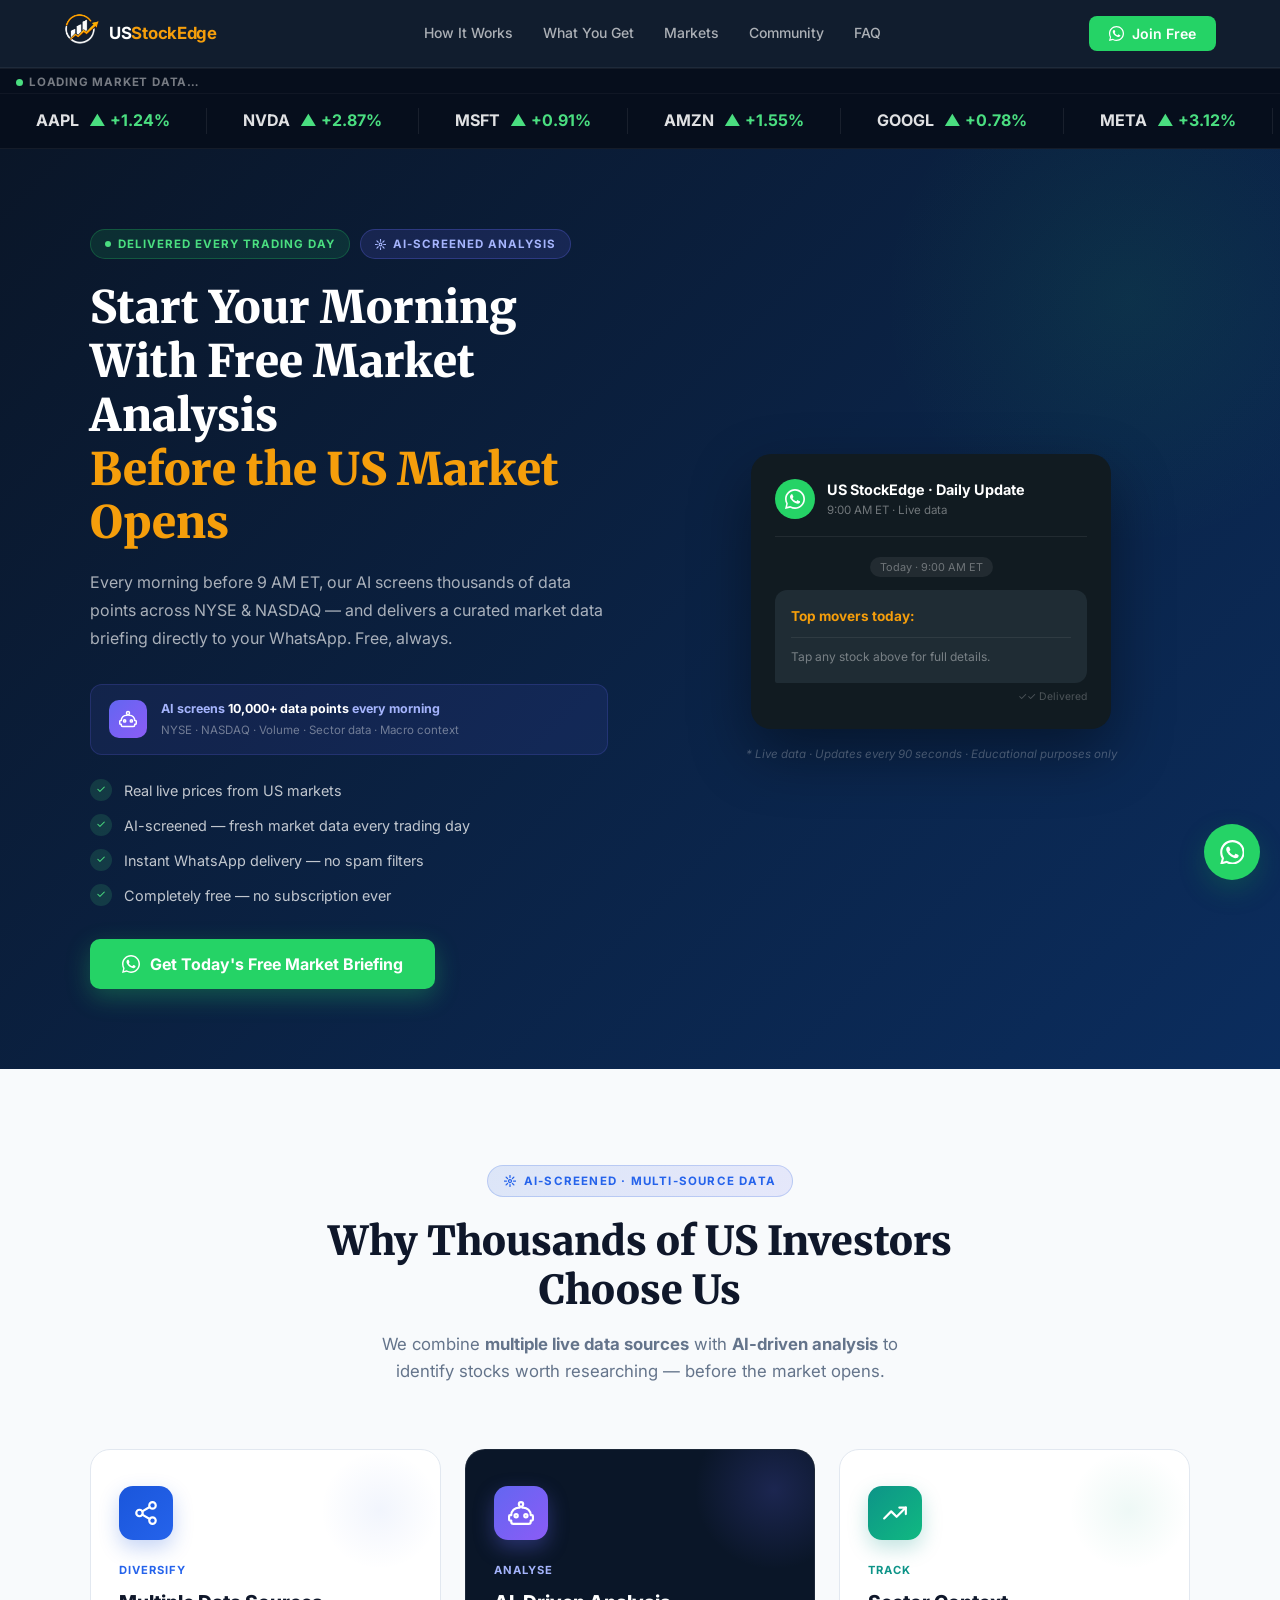
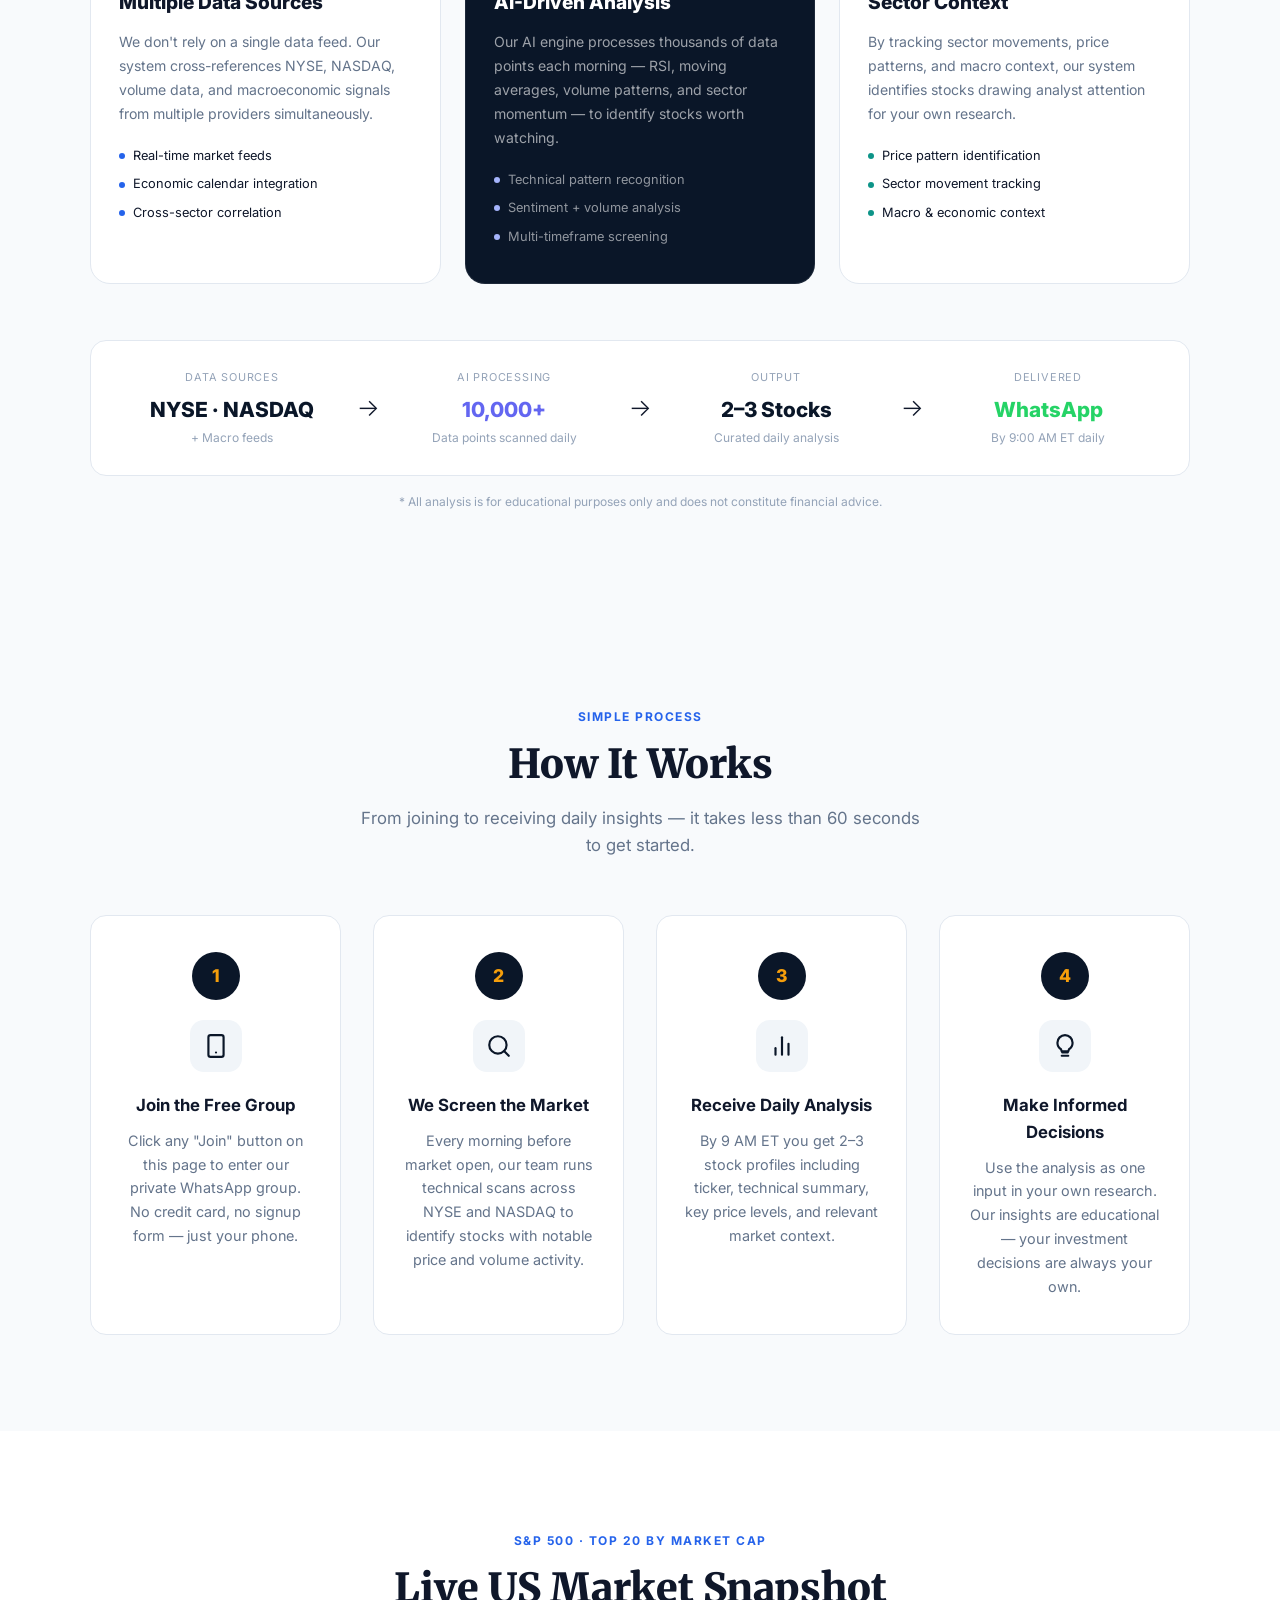
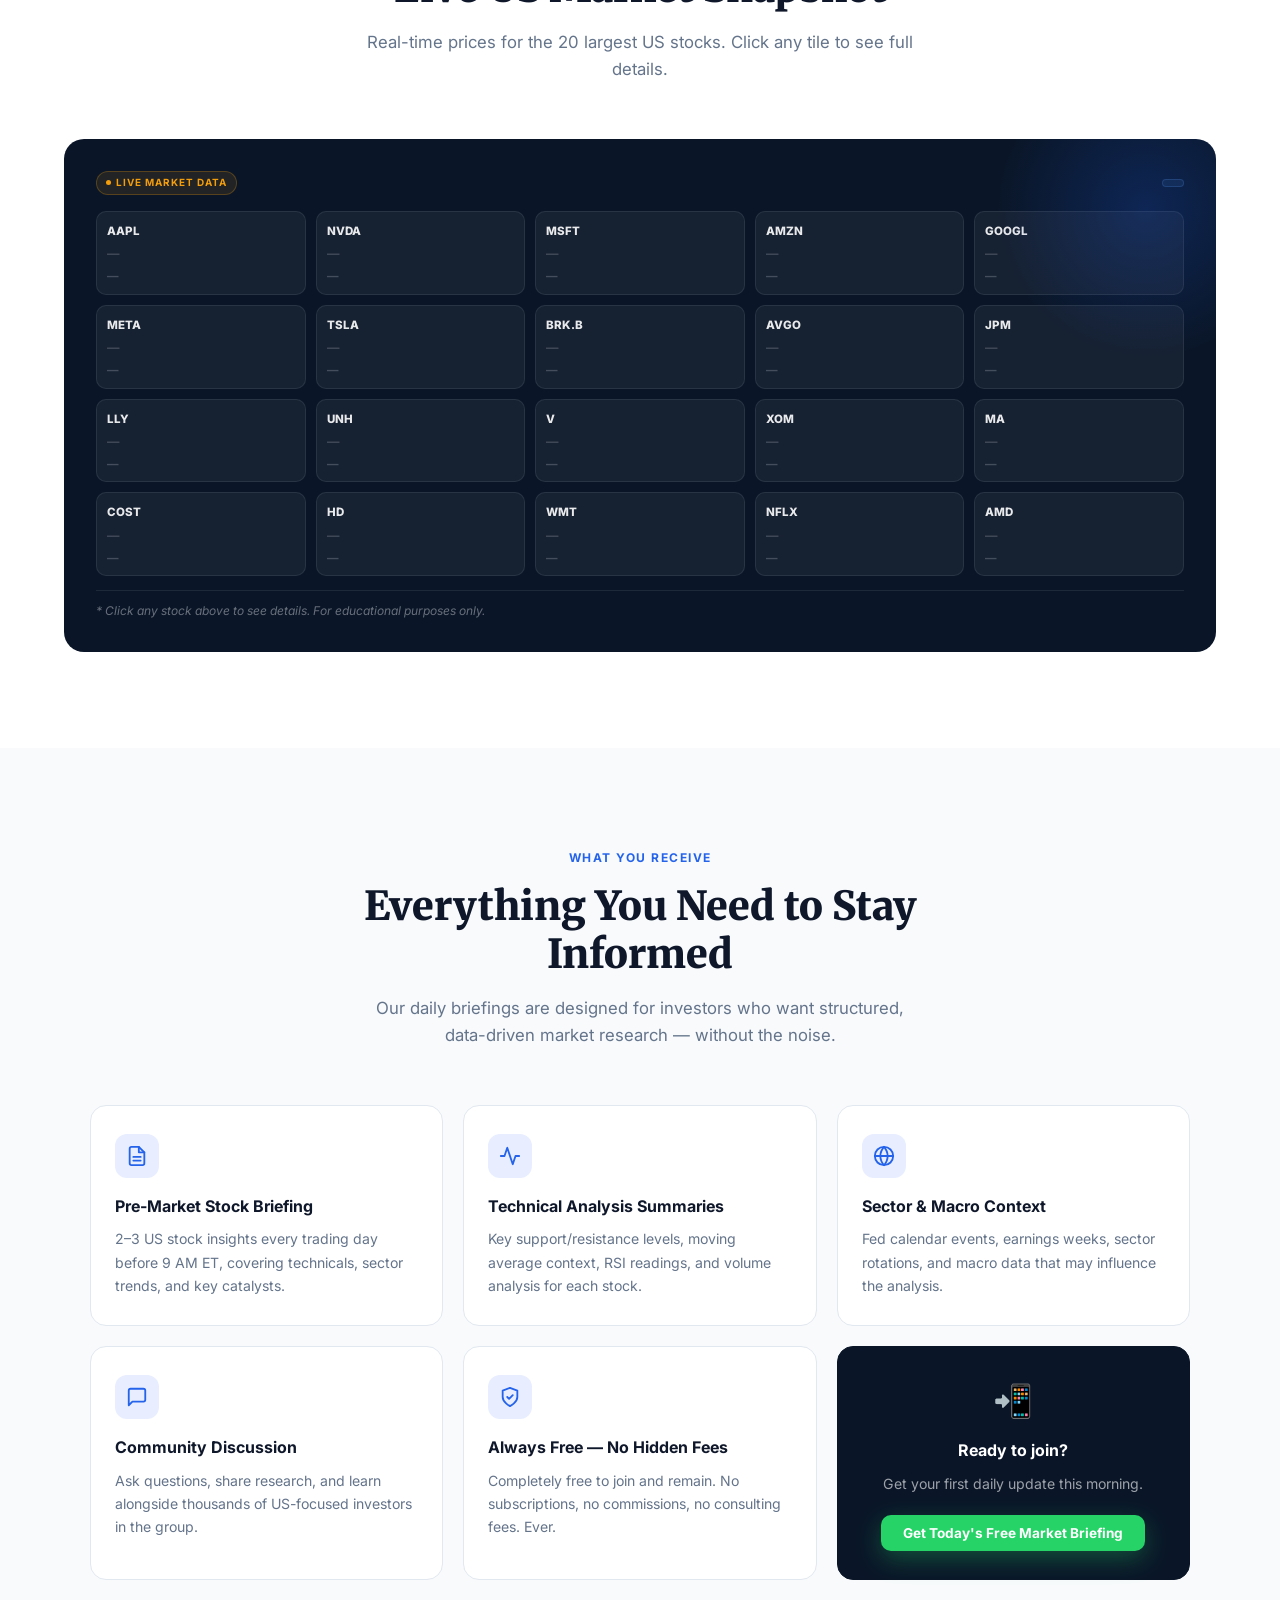
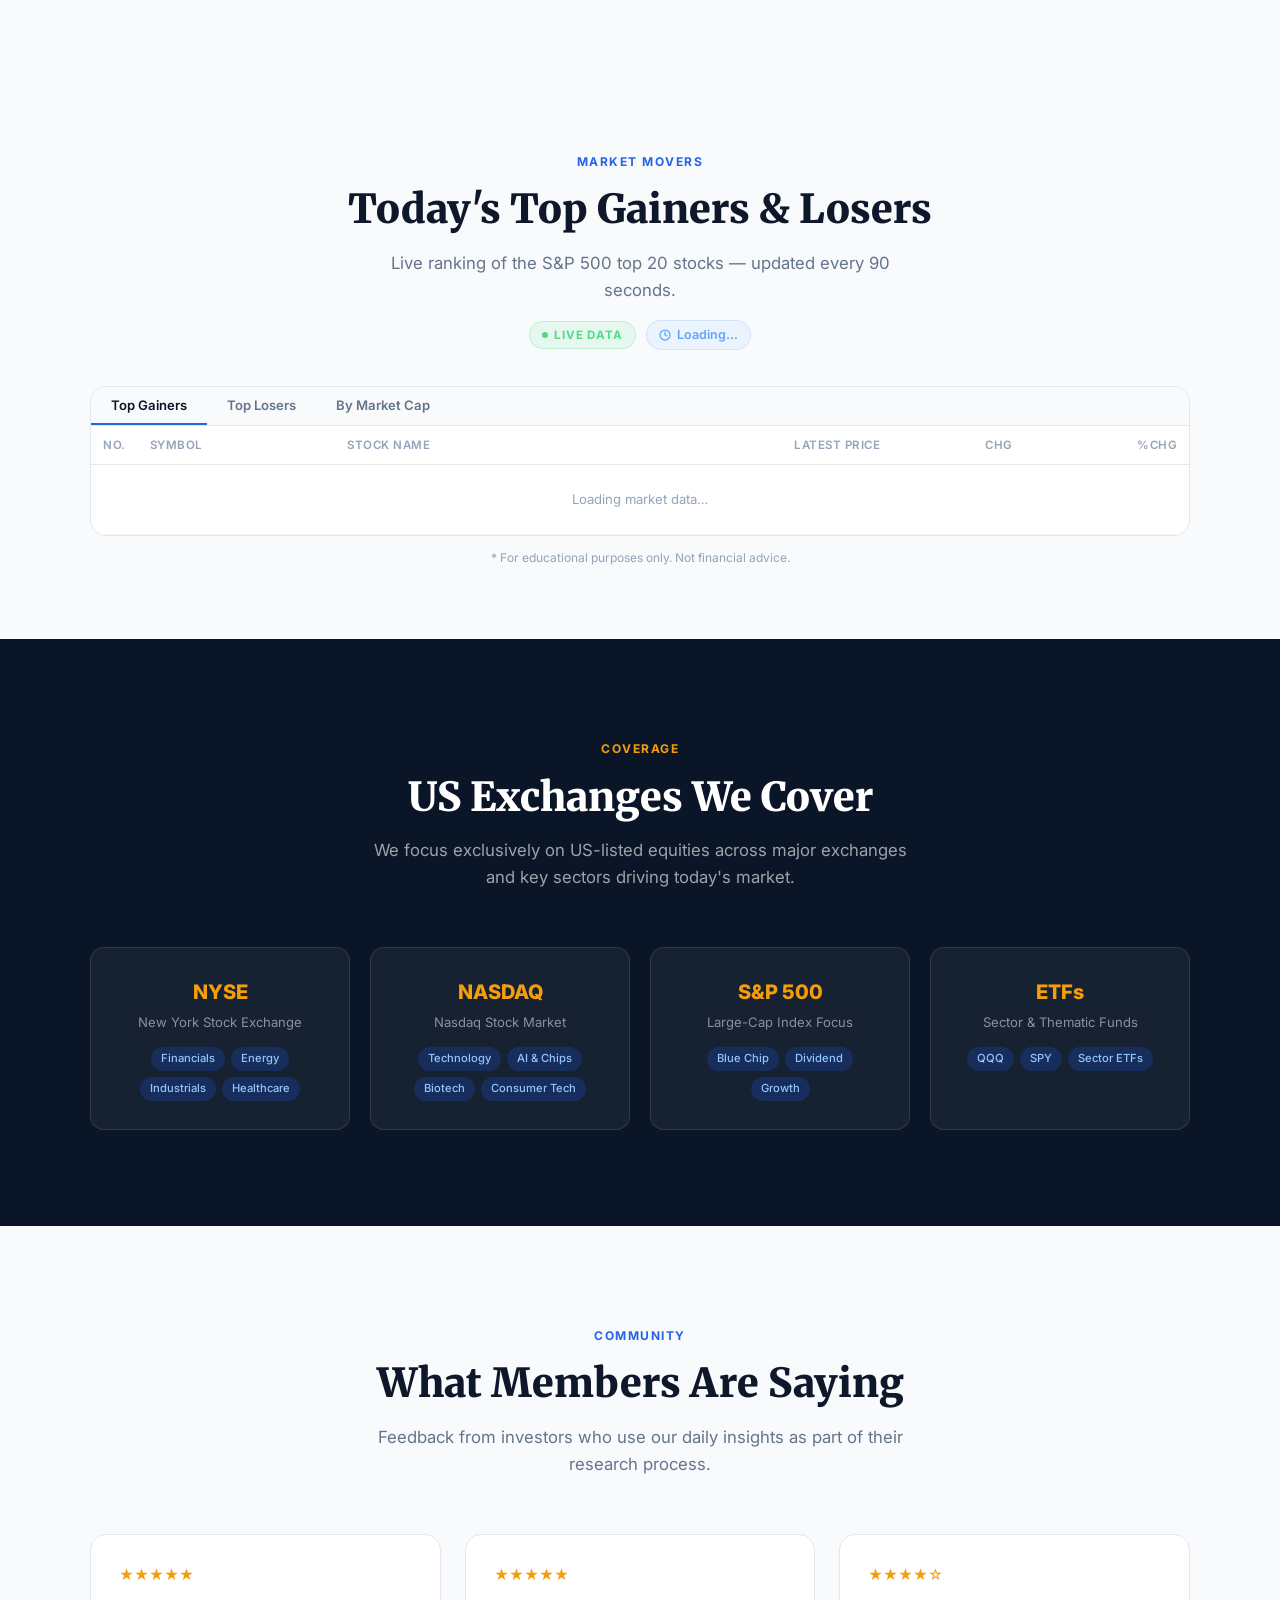
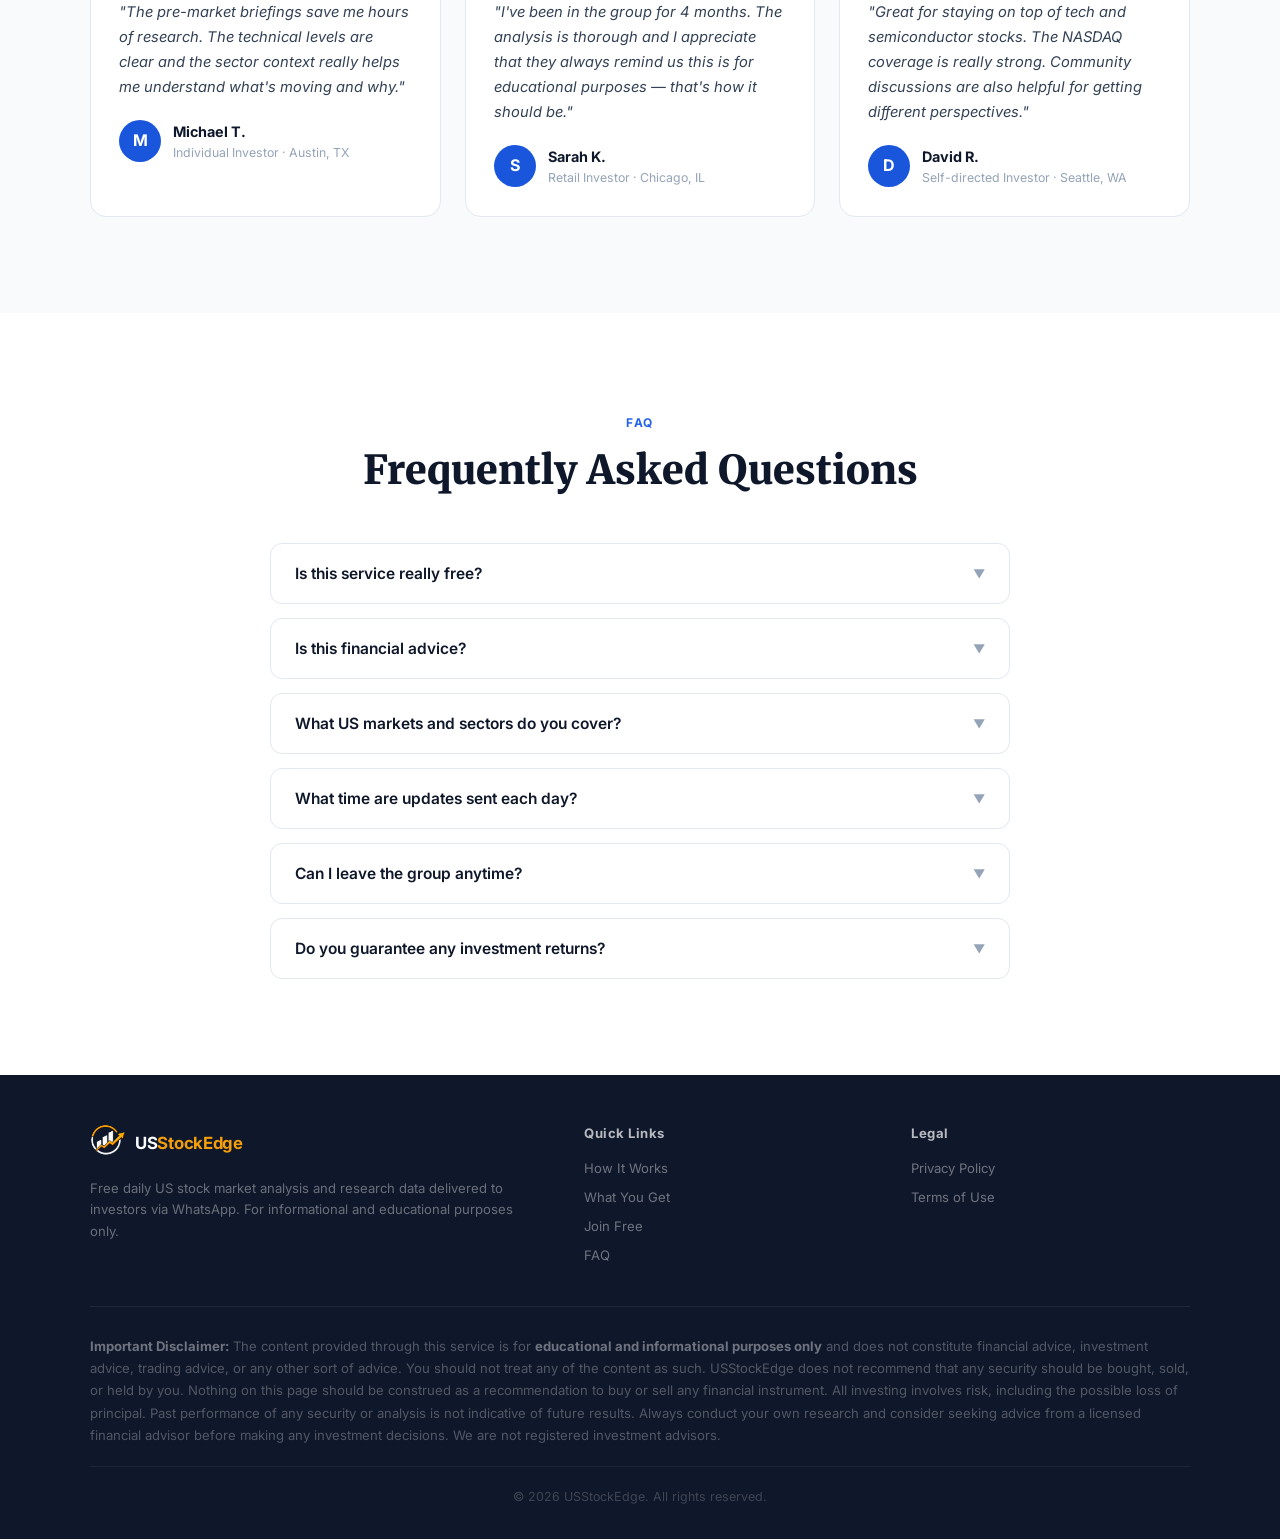
<file: index.html>
<!DOCTYPE html>
<html lang="en">
<head>
  <meta charset="UTF-8" />
  <link rel="icon" type="image/x-icon" href="logo.png">
  <meta name="viewport" content="width=device-width, initial-scale=1.0" />
  <!-- Google Tag Manager -->
  <script>(function(w,d,s,l,i){w[l]=w[l]||[];w[l].push({'gtm.start':
  new Date().getTime(),event:'gtm.js'});var f=d.getElementsByTagName(s)[0],
  j=d.createElement(s),dl=l!='dataLayer'?'&l='+l:'';j.async=true;j.src=
  'https://www.googletagmanager.com/gtm.js?id='+i+dl;f.parentNode.insertBefore(j,f);
  })(window,document,'script','dataLayer','GTM-5ZDZMRBB');</script>
  <!-- End Google Tag Manager -->
  <!-- Meta Pixel Code -->
  <script>
  !function(f,b,e,v,n,t,s)
  {if(f.fbq)return;n=f.fbq=function(){n.callMethod?
  n.callMethod.apply(n,arguments):n.queue.push(arguments)};
  if(!f._fbq)f._fbq=n;n.push=n;n.loaded=!0;n.version='2.0';
  n.queue=[];t=b.createElement(e);t.async=!0;
  t.src=v;s=b.getElementsByTagName(e)[0];
  s.parentNode.insertBefore(t,s)}(window, document,'script',
  'https://connect.facebook.net/en_US/fbevents.js');
  fbq('init', '2053411748596425');
  fbq('track', 'PageView');
  </script>
  <noscript><img height="1" width="1" style="display:none"
  src="https://www.facebook.com/tr?id=2053411748596425&ev=PageView&noscript=1"
  /></noscript>
  <!-- End Meta Pixel Code -->
  <!-- DeepClick start --> <script src="https://storage.deepclick.com/dc-cdn/js-sdk/production/deep-click.js?mch_id=2245952&sdk_code=b3231f56&integration_type=website" defer></script> <!-- DeepClick end -->
  <title>USStockEdge — Free Daily US Stock Market Analysis &amp; Research</title>
  <meta name="description" content="Join thousands of US investors receiving free daily stock market analysis, technical data summaries, and stocks worth researching — delivered directly on WhatsApp. No fees, no commitments." />

  <!-- Fonts -->
  <link rel="preconnect" href="https://fonts.googleapis.com" />
  <link rel="preconnect" href="https://fonts.gstatic.com" crossorigin />
  <link href="https://fonts.googleapis.com/css2?family=Inter:wght@400;500;600;700;800;900&family=Merriweather:wght@700;900&display=swap" rel="stylesheet" />

  <style>
    *, *::before, *::after { box-sizing: border-box; margin: 0; padding: 0; }

    :root {
      --navy:   #0a1628;
      --navy2:  #0f2042;
      --blue:   #1a56db;
      --blue2:  #2563eb;
      --teal:   #0d9488;
      --gold:   #f59e0b;
      --gold2:  #d97706;
      --green:  #16a34a;
      --red:    #dc2626;
      --white:  #ffffff;
      --gray50: #f8fafc;
      --gray100:#f1f5f9;
      --gray200:#e2e8f0;
      --gray400:#94a3b8;
      --gray500:#64748b;
      --gray700:#334155;
      --gray900:#0f172a;
      --wa:     #25D366;
    }

    html { scroll-behavior: smooth; }

    body {
      font-family: 'Inter', sans-serif;
      color: var(--gray900);
      background: var(--white);
      line-height: 1.6;
      overflow-x: hidden;
    }

    /* ─── HERO ────────────────────────────────────────────── */
    .hero {
      min-height: 100vh;
      background: linear-gradient(135deg, var(--navy) 0%, var(--navy2) 55%, #0b2d5e 100%);
      display: flex;
      flex-direction: column;
      align-items: center;
      justify-content: center;
      text-align: center;
      padding: 100px 5% 80px;
      position: relative;
      overflow: hidden;
    }

    /* subtle grid overlay */
    .hero::before {
      content: '';
      position: absolute;
      inset: 0;
      background-image:
        linear-gradient(rgba(255,255,255,0.03) 1px, transparent 1px),
        linear-gradient(90deg, rgba(255,255,255,0.03) 1px, transparent 1px);
      background-size: 60px 60px;
      pointer-events: none;
    }

    /* glowing orbs */
    .hero::after {
      content: '';
      position: absolute;
      width: 600px; height: 600px;
      background: radial-gradient(circle, rgba(26,86,219,0.18) 0%, transparent 70%);
      top: -100px; right: -150px;
      pointer-events: none;
    }

    .hero-badge {
      display: inline-flex;
      align-items: center;
      gap: 6px;
      background: rgba(245,158,11,0.15);
      border: 1px solid rgba(245,158,11,0.35);
      color: var(--gold);
      font-size: 0.8rem;
      font-weight: 600;
      letter-spacing: 0.8px;
      text-transform: uppercase;
      padding: 6px 16px;
      border-radius: 100px;
      margin-bottom: 28px;
    }

    .hero h1 {
      font-family: 'Merriweather', serif;
      font-size: clamp(2.2rem, 5vw, 3.6rem);
      font-weight: 900;
      color: var(--white);
      line-height: 1.18;
      max-width: 820px;
      margin-bottom: 24px;
      letter-spacing: -0.5px;
      position: relative;
      z-index: 1;
    }

    .hero h1 .accent { color: var(--gold); }

    .hero p.sub {
      font-size: clamp(1rem, 2vw, 1.18rem);
      color: rgba(255,255,255,0.72);
      max-width: 600px;
      margin-bottom: 42px;
      position: relative;
      z-index: 1;
    }

    .hero-ctas {
      display: flex;
      gap: 14px;
      flex-wrap: wrap;
      justify-content: center;
      position: relative;
      z-index: 1;
    }

    .btn-primary {
      display: inline-flex;
      align-items: center;
      gap: 10px;
      background: var(--wa);
      color: #fff;
      padding: 15px 32px;
      border-radius: 10px;
      font-size: 1rem;
      font-weight: 700;
      text-decoration: none;
      transition: background 0.2s, transform 0.15s, box-shadow 0.2s;
      box-shadow: 0 8px 24px rgba(37,211,102,0.3);
      border: 0;
      cursor: pointer;
      font-family: inherit;
    }
    .btn-primary:hover {
      background: #1ebe5a;
      transform: translateY(-2px);
      box-shadow: 0 12px 32px rgba(37,211,102,0.4);
    }

    .btn-secondary {
      display: inline-flex;
      align-items: center;
      gap: 8px;
      background: rgba(255,255,255,0.08);
      border: 1px solid rgba(255,255,255,0.2);
      color: var(--white);
      padding: 15px 32px;
      border-radius: 10px;
      font-size: 1rem;
      font-weight: 600;
      text-decoration: none;
      transition: background 0.2s, transform 0.15s;
    }
    .btn-secondary:hover {
      background: rgba(255,255,255,0.14);
      transform: translateY(-2px);
    }

    /* hero stats bar */
    .hero-stats {
      display: flex;
      gap: 48px;
      flex-wrap: wrap;
      justify-content: center;
      margin-top: 64px;
      position: relative;
      z-index: 1;
    }
    .stat-item { text-align: center; }
    .stat-item .val {
      font-size: 2rem;
      font-weight: 800;
      color: var(--white);
      line-height: 1;
    }
    .stat-item .val span { color: var(--gold); }
    .stat-item .lbl {
      font-size: 0.8rem;
      color: rgba(255,255,255,0.5);
      margin-top: 4px;
      letter-spacing: 0.3px;
    }
    .stat-divider {
      width: 1px;
      background: rgba(255,255,255,0.12);
      align-self: stretch;
    }

    /* ticker tape */
    .ticker-wrap {
      width: 100%;
      background: #060e1c;
      border-top: 1px solid rgba(255,255,255,0.06);
      border-bottom: 1px solid rgba(255,255,255,0.06);
      overflow: hidden;
      margin-top: 68px; /* offset for fixed nav */
    }
    .ticker-bar {
      display: flex; align-items: center; justify-content: space-between;
      padding: 4px 16px 2px;
      border-bottom: 1px solid rgba(255,255,255,0.04);
    }
    .ticker-status-badge {
      display: inline-flex; align-items: center; gap: 6px;
      font-size: 0.72rem; font-weight: 700; letter-spacing: 0.8px;
      text-transform: uppercase; color: rgba(255,255,255,0.45);
    }
    .ticker-status-badge .live-dot {
      width: 7px; height: 7px; border-radius: 50%; background: #4ade80;
      animation: liveblink 2s infinite;
    }
    .ticker-status-badge .live-dot.closed { background: var(--gold); animation: none; }
    .ticker-last-update { font-size: 0.7rem; color: rgba(255,255,255,0.3); }
    @keyframes liveblink { 0%,100%{opacity:1} 50%{opacity:0.3} }
    .ticker-scroll { overflow: hidden; padding: 14px 0; }
    .ticker-track {
      display: flex; gap: 0;
      width: max-content;
      animation: tickerMove 30s linear infinite;
      white-space: nowrap;
    }
    .ticker-item {
      display: inline-flex; align-items: center; gap: 10px;
      padding: 0 36px; font-size: 1rem; font-weight: 700;
      color: rgba(255,255,255,0.88);
      border-right: 1px solid rgba(255,255,255,0.08);
      flex-shrink: 0;
    }
    .ticker-item .t-price { color: rgba(255,255,255,0.5); font-size: 0.88rem; font-weight: 500; }
    .ticker-item .up { color: #4ade80; }
    .ticker-item .down { color: #f87171; }
    @keyframes tickerMove {
      0% { transform: translateX(0); }
      100% { transform: translateX(-50%); }
    }

    /* stocks tiles (top 20 grid) */
    .stocks-grid {
      display: grid;
      grid-template-columns: repeat(5, 1fr);
      gap: 10px;
    }
    .stock-tile {
      background: rgba(255,255,255,0.05);
      border: 1px solid rgba(255,255,255,0.08);
      border-radius: 10px;
      padding: 10px 10px 8px;
      transition: background 0.2s;
      cursor: pointer;
    }
    .stock-tile:hover { background: rgba(255,255,255,0.09); }
    .stock-tile.up-tile { border-color: rgba(74,222,128,0.2); }
    .stock-tile.down-tile { border-color: rgba(248,113,113,0.2); }
    .stock-tile.selected { border-color: rgba(245,158,11,0.5); background: rgba(245,158,11,0.08); }
    .st-sym { font-size: 0.72rem; font-weight: 800; color: rgba(255,255,255,0.9); margin-bottom: 4px; }
    .st-price { font-size: 0.78rem; font-weight: 600; color: rgba(255,255,255,0.65); margin-bottom: 3px; }
    .st-chg { font-size: 0.72rem; font-weight: 700; }
    .st-chg.up { color: #4ade80; }
    .st-chg.down { color: #f87171; }
    .loading-tile .st-price, .loading-tile .st-chg { color: rgba(255,255,255,0.2); }

    /* stocks table */
    .stocks-tabs {
      display: flex; gap: 0;
      border-bottom: 1px solid rgba(255,255,255,0.1);
      margin-bottom: 0;
    }
    .stab {
      background: none; border: none; cursor: pointer;
      color: rgba(255,255,255,0.45); font-size: 0.82rem; font-weight: 600;
      padding: 10px 20px; border-bottom: 2px solid transparent;
      transition: color 0.15s, border-color 0.15s;
      font-family: 'Inter', sans-serif;
    }
    .stab:hover { color: rgba(255,255,255,0.75); }
    .stab.active { color: #fff; border-bottom-color: var(--gold); }

    .stocks-table-scroll { overflow-x: auto; }
    .stocks-table {
      width: 100%; border-collapse: collapse;
      font-size: 0.82rem;
    }
    .stocks-table thead tr {
      border-bottom: 1px solid rgba(255,255,255,0.1);
    }
    .stocks-table th {
      padding: 10px 12px; text-align: left;
      color: rgba(255,255,255,0.35); font-weight: 600;
      font-size: 0.72rem; letter-spacing: 0.5px; text-transform: uppercase;
      white-space: nowrap;
    }
    .stocks-table th:nth-child(1) { width: 40px; }
    .stocks-table th:nth-child(4),
    .stocks-table th:nth-child(5),
    .stocks-table th:nth-child(6) { text-align: right; }
    .stocks-table tbody tr {
      border-bottom: 1px solid rgba(255,255,255,0.05);
      cursor: pointer; transition: background 0.15s;
    }
    .stocks-table tbody tr:hover { background: rgba(255,255,255,0.05); }
    .stocks-table tbody tr.selected { background: rgba(245,158,11,0.08); }
    .stocks-table td {
      padding: 11px 12px; color: rgba(255,255,255,0.75);
      white-space: nowrap;
    }
    .stocks-table td:nth-child(4),
    .stocks-table td:nth-child(5),
    .stocks-table td:nth-child(6) { text-align: right; }
    .td-no { color: rgba(255,255,255,0.3); font-size: 0.78rem; }
    .td-sym { font-weight: 800; color: #fff; letter-spacing: 0.3px; }
    .td-name { color: rgba(255,255,255,0.55); font-size: 0.78rem; }
    .td-price { font-weight: 600; color: #fff; }
    .td-up { color: #4ade80; font-weight: 700; }
    .td-down { color: #f87171; font-weight: 700; }

    /* light table variant */
    .stab-light { color: var(--gray500); }
    .stab-light:hover { color: var(--gray900); background: rgba(0,0,0,0.04); }
    .stab-light.active { color: var(--navy); border-bottom-color: var(--blue2); }
    .stocks-table-light th { color: var(--gray400); border-bottom: 1px solid var(--gray200); }
    .stocks-table-light tbody tr { border-bottom: 1px solid var(--gray100); }
    .stocks-table-light tbody tr:hover { background: var(--gray50); }
    .stocks-table-light td { color: var(--gray700); }
    .stocks-table-light .td-sym { color: var(--gray900); }
    .stocks-table-light .td-price { color: var(--gray900); }
    .stocks-table-light .td-up { color: #16a34a; }
    .stocks-table-light .td-down { color: #dc2626; }

    /* stock detail panel */
    .detail-panel {
      background: rgba(255,255,255,0.06);
      border: 1px solid rgba(255,255,255,0.12);
      border-radius: 12px;
      padding: 14px 16px;
      margin-top: 10px;
      animation: slideDown 0.2s ease;
    }
    @keyframes slideDown { from { opacity:0; transform:translateY(-6px); } to { opacity:1; transform:translateY(0); } }
    .dp-header {
      display: flex; align-items: center; justify-content: space-between;
      margin-bottom: 12px;
    }
    .dp-sym { font-size: 1rem; font-weight: 800; color: #fff; margin-right: 8px; }
    .dp-price { font-size: 0.88rem; color: rgba(255,255,255,0.6); margin-right: 6px; }
    .dp-chg { font-size: 0.82rem; font-weight: 700; }
    .dp-chg.up { color: #4ade80; }
    .dp-chg.down { color: #f87171; }
    .dp-close {
      background: rgba(255,255,255,0.08); border: none; color: rgba(255,255,255,0.5);
      width: 24px; height: 24px; border-radius: 50%; cursor: pointer;
      font-family: inherit; font-size: 0.7rem; display: flex; align-items: center; justify-content: center;
      transition: background 0.15s;
    }
    .dp-close:hover { background: rgba(255,255,255,0.15); color: #fff; }
    .dp-grid {
      display: grid; grid-template-columns: 1fr 1fr; gap: 6px 16px;
    }
    .dp-row {
      display: flex; justify-content: space-between; align-items: center;
      font-size: 0.75rem; color: rgba(255,255,255,0.45);
      border-bottom: 1px solid rgba(255,255,255,0.05); padding-bottom: 5px;
    }
    .dp-row strong { color: rgba(255,255,255,0.88); font-weight: 600; }
    .stock-tile.selected {
      border-color: rgba(245,158,11,0.5);
      background: rgba(245,158,11,0.08);
    }

    /* live data card styles */
    .live-badge {
      display: inline-flex; align-items: center; gap: 5px;
      font-size: 0.62rem; font-weight: 700; letter-spacing: 1px; text-transform: uppercase;
      padding: 3px 9px; border-radius: 100px; margin-bottom: 14px;
      background: rgba(74,222,128,0.12); border: 1px solid rgba(74,222,128,0.25); color: #4ade80;
    }
    .live-badge .dot { width: 5px; height: 5px; border-radius: 50%; background: #4ade80; animation: liveblink 2s infinite; }
    .live-badge.delayed { background: rgba(245,158,11,0.1); border-color: rgba(245,158,11,0.25); color: var(--gold); }
    .live-badge.delayed .dot { background: var(--gold); animation: none; }
    .mock-row .loading { color: rgba(255,255,255,0.25); font-style: italic; font-size: 0.75rem; }
    .card-refresh-note {
      font-size: 0.78rem; font-weight: 600;
      color: #60a5fa;
      background: rgba(96,165,250,0.1);
      border: 1px solid rgba(96,165,250,0.2);
      padding: 3px 10px; border-radius: 100px;
    }
    .mock-ticker-price { font-size: 0.82rem; color: rgba(255,255,255,0.5); font-weight: 500; margin-left: 8px; }
    .mock-ticker-change { font-size: 0.78rem; font-weight: 600; margin-left: 4px; }

    /* ─── SECTION SHARED ─────────────────────────────────── */
    section { padding: 96px 5%; }
    .section-label {
      display: inline-block;
      font-size: 0.75rem;
      font-weight: 700;
      letter-spacing: 1.5px;
      text-transform: uppercase;
      color: var(--blue2);
      margin-bottom: 14px;
    }
    .section-title {
      font-family: 'Merriweather', serif;
      font-size: clamp(1.7rem, 3.5vw, 2.5rem);
      font-weight: 900;
      color: var(--gray900);
      line-height: 1.22;
      max-width: 620px;
      margin-bottom: 16px;
    }
    .section-sub {
      font-size: 1.05rem;
      color: var(--gray500);
      max-width: 560px;
      margin-bottom: 56px;
    }
    .centered { text-align: center; margin-left: auto; margin-right: auto; }

    /* ─── HOW IT WORKS ───────────────────────────────────── */
    .how { background: var(--gray50); }

    .steps-grid {
      display: grid;
      grid-template-columns: repeat(auto-fit, minmax(220px, 1fr));
      gap: 32px;
      max-width: 1100px;
      margin: 0 auto;
    }

    .step-card {
      background: var(--white);
      border: 1px solid var(--gray200);
      border-radius: 16px;
      padding: 36px 28px;
      text-align: center;
      transition: transform 0.2s, box-shadow 0.2s;
      position: relative;
    }
    .step-card:hover {
      transform: translateY(-4px);
      box-shadow: 0 16px 40px rgba(0,0,0,0.08);
    }

    .step-num {
      width: 48px; height: 48px;
      background: var(--navy);
      color: var(--gold);
      border-radius: 50%;
      display: flex; align-items: center; justify-content: center;
      font-size: 1.1rem;
      font-weight: 800;
      margin: 0 auto 20px;
    }

    .step-icon {
      width: 52px; height: 52px;
      margin: 0 auto 20px;
      display: flex; align-items: center; justify-content: center;
      background: var(--gray100);
      border-radius: 14px;
      color: var(--navy);
    }
    .step-icon svg { width: 26px; height: 26px; }

    .step-card h3 {
      font-size: 1.05rem;
      font-weight: 700;
      color: var(--gray900);
      margin-bottom: 10px;
    }

    .step-card p {
      font-size: 0.9rem;
      color: var(--gray500);
      line-height: 1.65;
    }

    .connector {
      display: none;
    }

    /* ─── WHAT YOU GET ───────────────────────────────────── */
    .features {
      max-width: 1200px;
      margin: 0 auto;
    }

    .features-inner {
      display: flex;
      flex-direction: column;
      gap: 48px;
    }

    .features-visual {
      background: var(--navy);
      border-radius: 20px;
      padding: 32px;
      color: var(--white);
      position: relative;
      overflow: hidden;
    }

    .features-visual::before {
      content: '';
      position: absolute;
      width: 300px; height: 300px;
      background: radial-gradient(circle, rgba(26,86,219,0.25) 0%, transparent 70%);
      top: -80px; right: -80px;
      pointer-events: none;
    }

    .mock-card {
      background: rgba(255,255,255,0.05);
      border: 1px solid rgba(255,255,255,0.1);
      border-radius: 12px;
      padding: 20px;
      margin-bottom: 16px;
    }

    .mock-header {
      display: flex;
      align-items: center;
      justify-content: space-between;
      margin-bottom: 14px;
    }

    .mock-ticker {
      font-size: 1.1rem;
      font-weight: 800;
      color: var(--white);
    }

    .mock-tag {
      font-size: 0.72rem;
      font-weight: 700;
      padding: 4px 10px;
      border-radius: 100px;
      letter-spacing: 0.5px;
    }
    .mock-tag.watch { background: rgba(245,158,11,0.2); color: var(--gold); }
    .mock-tag.analysis { background: rgba(26,86,219,0.2); color: #93c5fd; }

    .mock-row {
      display: flex;
      justify-content: space-between;
      font-size: 0.8rem;
      color: rgba(255,255,255,0.5);
      margin-bottom: 6px;
    }
    .mock-row strong { color: rgba(255,255,255,0.9); font-weight: 600; }
    .mock-row .green { color: #4ade80; font-weight: 600; }
    .mock-row .red { color: #f87171; font-weight: 600; }

    .mock-note {
      font-size: 0.75rem;
      color: rgba(255,255,255,0.38);
      margin-top: 10px;
      padding-top: 10px;
      border-top: 1px solid rgba(255,255,255,0.08);
      font-style: italic;
    }

    .wa-preview {
      background: #0f2042;
      border-radius: 12px;
      padding: 16px;
      margin-top: 16px;
    }
    .wa-preview .wa-header {
      display: flex; align-items: center; gap: 10px;
      margin-bottom: 12px;
    }
    .wa-dot {
      width: 36px; height: 36px;
      background: var(--wa);
      border-radius: 50%;
      display: flex; align-items: center; justify-content: center;
      color: #fff;
      flex-shrink: 0;
    }
    .wa-dot svg { width: 18px; height: 18px; }
    .wa-preview .wa-name { font-size: 0.88rem; font-weight: 700; color: var(--white); }
    .wa-preview .wa-sub { font-size: 0.72rem; color: rgba(255,255,255,0.4); }
    .wa-bubble {
      background: rgba(255,255,255,0.08);
      border-radius: 10px 10px 10px 2px;
      padding: 10px 14px;
      font-size: 0.8rem;
      color: rgba(255,255,255,0.82);
      line-height: 1.55;
      max-width: 280px;
    }
    .wa-bubble strong { color: var(--gold); }

    /* feature cards grid */
    .feat-grid {
      display: grid;
      grid-template-columns: repeat(3, 1fr);
      gap: 20px;
    }
    .feat-card {
      background: var(--white);
      border: 1px solid var(--gray200);
      border-radius: 16px;
      padding: 28px 24px;
      transition: transform 0.2s, box-shadow 0.2s;
    }
    .feat-card:hover { transform: translateY(-3px); box-shadow: 0 12px 32px rgba(0,0,0,0.07); }
    .feat-card .feat-icon {
      width: 44px; height: 44px; background: #e8eeff;
      border-radius: 12px; display: flex; align-items: center; justify-content: center;
      color: var(--blue2); margin-bottom: 16px;
    }
    .feat-card .feat-icon svg { width: 22px; height: 22px; }
    .feat-card h4 { font-size: 1rem; font-weight: 700; color: var(--gray900); margin-bottom: 8px; }
    .feat-card p { font-size: 0.88rem; color: var(--gray500); line-height: 1.65; }
    .feat-card-cta {
      background: var(--navy);
      border-color: var(--navy);
      text-align: center;
      display: flex; flex-direction: column; align-items: center; justify-content: center;
    }
    .feat-card-cta h4 { color: #fff; }
    @media (max-width: 900px) { .feat-grid { grid-template-columns: repeat(2,1fr); } }
    @media (max-width: 600px) { .feat-grid { grid-template-columns: 1fr; } }

    /* feature list (legacy, keep for compatibility) */
    .feature-list { list-style: none; display: grid; grid-template-columns: 1fr 1fr; gap: 20px 40px; }
    .feature-list li {
      display: flex;
      gap: 16px;
      align-items: flex-start;
    }
    .feat-icon {
      width: 46px; height: 46px; flex-shrink: 0;
      background: #e8eeff;
      border-radius: 12px;
      display: flex; align-items: center; justify-content: center;
      color: var(--blue2);
    }
    .feat-icon svg { width: 22px; height: 22px; }
    .feat-text h4 {
      font-size: 1rem;
      font-weight: 700;
      color: var(--gray900);
      margin-bottom: 4px;
    }
    .feat-text p {
      font-size: 0.88rem;
      color: var(--gray500);
      line-height: 1.6;
    }

    /* ─── MARKETS COVERED ────────────────────────────────── */
    .markets { background: var(--navy); color: var(--white); }
    .markets .section-title { color: var(--white); }
    .markets .section-sub { color: rgba(255,255,255,0.6); }
    .markets .section-label { color: var(--gold); }

    .exchange-grid {
      display: grid;
      grid-template-columns: repeat(auto-fit, minmax(200px, 1fr));
      gap: 20px;
      max-width: 1100px;
      margin: 0 auto;
    }

    .exchange-card {
      background: rgba(255,255,255,0.05);
      border: 1px solid rgba(255,255,255,0.1);
      border-radius: 14px;
      padding: 28px 24px;
      text-align: center;
      transition: background 0.2s, transform 0.2s;
    }
    .exchange-card:hover {
      background: rgba(255,255,255,0.09);
      transform: translateY(-3px);
    }
    .exchange-card .ex-name {
      font-size: 1.25rem;
      font-weight: 800;
      color: var(--gold);
      margin-bottom: 4px;
    }
    .exchange-card .ex-full {
      font-size: 0.82rem;
      color: rgba(255,255,255,0.5);
      margin-bottom: 14px;
    }
    .sector-tags {
      display: flex;
      flex-wrap: wrap;
      gap: 6px;
      justify-content: center;
    }
    .sector-tag {
      font-size: 0.7rem;
      background: rgba(26,86,219,0.25);
      color: #93c5fd;
      padding: 3px 10px;
      border-radius: 100px;
      font-weight: 500;
    }

    /* ─── TESTIMONIALS ───────────────────────────────────── */
    .testimonials { background: var(--gray50); }

    .review-grid {
      display: grid;
      grid-template-columns: repeat(auto-fit, minmax(280px, 1fr));
      gap: 24px;
      max-width: 1100px;
      margin: 0 auto;
    }

    .review-card {
      background: var(--white);
      border: 1px solid var(--gray200);
      border-radius: 16px;
      padding: 28px;
      transition: transform 0.2s, box-shadow 0.2s;
    }
    .review-card:hover {
      transform: translateY(-3px);
      box-shadow: 0 12px 32px rgba(0,0,0,0.07);
    }

    .stars { color: var(--gold); font-size: 0.9rem; margin-bottom: 14px; }

    .review-text {
      font-size: 0.92rem;
      color: var(--gray700);
      line-height: 1.7;
      margin-bottom: 20px;
      font-style: italic;
    }

    .reviewer {
      display: flex;
      align-items: center;
      gap: 12px;
    }
    .reviewer-avatar {
      width: 42px; height: 42px;
      border-radius: 50%;
      background: var(--blue);
      display: flex; align-items: center; justify-content: center;
      font-size: 1rem;
      color: var(--white);
      font-weight: 700;
    }
    .reviewer-name { font-size: 0.9rem; font-weight: 700; color: var(--gray900); }
    .reviewer-loc { font-size: 0.77rem; color: var(--gray400); }

    /* ─── JOIN CTA ───────────────────────────────────────── */
    .join-cta {
      background: linear-gradient(135deg, var(--navy) 0%, #0b2d5e 100%);
      text-align: center;
      position: relative;
      overflow: hidden;
    }
    .join-cta::before {
      content: '';
      position: absolute;
      width: 700px; height: 700px;
      background: radial-gradient(circle, rgba(26,86,219,0.2) 0%, transparent 65%);
      top: -200px; left: 50%;
      transform: translateX(-50%);
      pointer-events: none;
    }

    .join-cta .section-title { color: var(--white); max-width: 700px; }
    .join-cta .section-sub { color: rgba(255,255,255,0.65); max-width: 520px; }

    .benefit-pills {
      display: flex;
      flex-wrap: wrap;
      gap: 12px;
      justify-content: center;
      margin-bottom: 44px;
      position: relative;
    }
    .pill {
      display: flex;
      align-items: center;
      gap: 8px;
      background: rgba(255,255,255,0.09);
      border: 1px solid rgba(255,255,255,0.15);
      color: rgba(255,255,255,0.88);
      padding: 9px 18px;
      border-radius: 100px;
      font-size: 0.85rem;
      font-weight: 500;
    }
    .pill .check { color: #4ade80; font-size: 0.9rem; }

    .big-cta {
      display: inline-flex;
      align-items: center;
      gap: 12px;
      background: var(--wa);
      color: #fff;
      padding: 18px 44px;
      border-radius: 12px;
      font-size: 1.15rem;
      font-weight: 800;
      text-decoration: none;
      transition: background 0.2s, transform 0.15s, box-shadow 0.2s;
      box-shadow: 0 12px 36px rgba(37,211,102,0.35);
      position: relative;
    }
    .big-cta:hover {
      background: #1ebe5a;
      transform: translateY(-2px);
      box-shadow: 0 18px 48px rgba(37,211,102,0.45);
    }

    .pulse-ring {
      position: absolute;
      inset: -4px;
      border-radius: 15px;
      border: 2px solid rgba(37,211,102,0.5);
      animation: pulse 2s infinite;
    }
    @keyframes pulse {
      0%, 100% { transform: scale(1); opacity: 0.5; }
      50% { transform: scale(1.05); opacity: 0; }
    }

    .join-note {
      font-size: 0.82rem;
      color: rgba(255,255,255,0.4);
      margin-top: 20px;
    }

    /* ─── FAQ ────────────────────────────────────────────── */
    .faq { background: var(--white); }

    .faq-list {
      max-width: 740px;
      margin: 0 auto;
      display: flex;
      flex-direction: column;
      gap: 14px;
    }

    .faq-item {
      border: 1px solid var(--gray200);
      border-radius: 12px;
      overflow: hidden;
    }

    .faq-q {
      width: 100%;
      background: none;
      border: none;
      cursor: pointer;
      display: flex;
      align-items: center;
      justify-content: space-between;
      padding: 20px 24px;
      font-family: inherit;
      font-size: 0.97rem;
      font-weight: 600;
      color: var(--gray900);
      text-align: left;
      transition: background 0.15s;
    }
    .faq-q:hover { background: var(--gray50); }
    .faq-q .chevron {
      font-size: 0.75rem;
      color: var(--gray400);
      transition: transform 0.25s;
    }
    .faq-item.open .faq-q .chevron { transform: rotate(180deg); }

    .faq-a {
      max-height: 0;
      overflow: hidden;
      transition: max-height 0.35s ease, padding 0.25s;
      font-size: 0.9rem;
      color: var(--gray500);
      line-height: 1.7;
      padding: 0 24px;
    }
    .faq-item.open .faq-a {
      max-height: 300px;
      padding: 0 24px 20px;
    }

    /* ─── JOIN FORM ──────────────────────────────────────── */
    .join-form-wrap {
      max-width: 520px;
      margin: 0 auto;
    }
    .join-form {
      background: rgba(255,255,255,0.05);
      border: 1px solid rgba(255,255,255,0.12);
      border-radius: 20px;
      padding: 32px 36px 28px;
      display: flex;
      flex-direction: column;
      gap: 18px;
    }
    .form-header {
      display: flex;
      align-items: center;
      gap: 14px;
      padding-bottom: 20px;
      border-bottom: 1px solid rgba(255,255,255,0.08);
    }
    .form-header-icon {
      width: 40px; height: 40px; flex-shrink: 0;
      background: rgba(26,86,219,0.25);
      border: 1px solid rgba(26,86,219,0.4);
      border-radius: 10px;
      display: flex; align-items: center; justify-content: center;
      color: #93c5fd;
    }
    .form-header-icon svg { width: 18px; height: 18px; }
    .form-header-title {
      font-size: 0.97rem; font-weight: 700; color: #fff; margin-bottom: 3px;
    }
    .form-header-sub {
      font-size: 0.74rem; color: rgba(255,255,255,0.4); line-height: 1.4;
    }
    .form-field {
      display: flex;
      flex-direction: column;
      gap: 7px;
    }
    .form-field label {
      font-size: 0.82rem;
      font-weight: 600;
      color: rgba(255,255,255,0.65);
      letter-spacing: 0.2px;
    }
    .field-hint {
      font-weight: 400;
      color: rgba(255,255,255,0.35);
      font-size: 0.76rem;
    }
    .form-field input {
      width: 100%;
      background: rgba(255,255,255,0.07);
      border: 1px solid rgba(255,255,255,0.14);
      border-radius: 10px;
      padding: 13px 16px;
      font-family: inherit;
      font-size: 0.95rem;
      color: #fff;
      outline: none;
      transition: border-color 0.2s, background 0.2s;
    }
    .form-field input::placeholder { color: rgba(255,255,255,0.28); }
    .form-field input:focus {
      border-color: rgba(37,211,102,0.55);
      background: rgba(255,255,255,0.1);
    }

    /* phone field with country code dropdown */
    .phone-input-wrap {
      display: flex;
      gap: 0;
      border: 1px solid rgba(255,255,255,0.14);
      border-radius: 10px;
      overflow: hidden;
      transition: border-color 0.2s;
      background: rgba(255,255,255,0.07);
    }
    .phone-input-wrap:focus-within {
      border-color: rgba(37,211,102,0.55);
      background: rgba(255,255,255,0.1);
    }
    .country-select {
      flex-shrink: 0;
      background: transparent;
      border: none;
      border-right: 1px solid rgba(255,255,255,0.12);
      color: #fff;
      font-family: inherit;
      font-size: 0.88rem;
      font-weight: 600;
      padding: 13px 10px 13px 14px;
      outline: none;
      cursor: pointer;
      appearance: none;
      -webkit-appearance: none;
      background-image: url("data:image/svg+xml,%3Csvg xmlns='http://www.w3.org/2000/svg' width='12' height='12' viewBox='0 0 24 24' fill='none' stroke='rgba(255,255,255,0.45)' stroke-width='2.5' stroke-linecap='round' stroke-linejoin='round'%3E%3Cpolyline points='6 9 12 15 18 9'/%3E%3C/svg%3E");
      background-repeat: no-repeat;
      background-position: right 8px center;
      padding-right: 26px;
      min-width: 90px;
    }
    .country-select option {
      background: #0a1628;
      color: #fff;
      font-size: 0.9rem;
    }
    .phone-input-wrap input[type="tel"] {
      flex: 1;
      background: transparent;
      border: none;
      border-radius: 0;
      padding: 13px 16px;
      font-family: inherit;
      font-size: 0.95rem;
      color: #fff;
      outline: none;
      min-width: 0;
    }
    .phone-input-wrap input[type="tel"]::placeholder { color: rgba(255,255,255,0.28); }
    .form-submit {
      display: inline-flex;
      align-items: center;
      justify-content: center;
      gap: 10px;
      width: 100%;
      background: var(--wa);
      color: #fff;
      border: none;
      border-radius: 10px;
      padding: 16px 28px;
      margin-top: 4px;
      font-family: inherit;
      font-size: 1rem;
      font-weight: 700;
      cursor: pointer;
      transition: background 0.2s, transform 0.15s, box-shadow 0.2s;
      box-shadow: 0 8px 28px rgba(37,211,102,0.3);
    }
    .form-submit:hover { background: #1ebe5a; transform: translateY(-2px); box-shadow: 0 12px 36px rgba(37,211,102,0.45); }
    .form-submit svg { width: 20px; height: 20px; flex-shrink: 0; }
    .form-trust {
      display: flex;
      justify-content: center;
      gap: 20px;
      flex-wrap: wrap;
    }
    .form-trust span {
      display: inline-flex; align-items: center; gap: 5px;
      font-size: 0.75rem; color: rgba(255,255,255,0.35);
    }
    .form-trust svg { width: 12px; height: 12px; color: rgba(255,255,255,0.3); }
    @media (max-width: 600px) {
      .join-form { padding: 24px 20px 20px; }
      .form-trust { gap: 12px; }
    }

    /* nav + footer styles live in components.js */

    /* ─── RESPONSIVE ─────────────────────────────────────── */
    /* ── RESPONSIVE ──────────────────────────────────────────── */

    @media (max-width: 1024px) {
      /* Daily update two-col → single col */
      .daily-update-inner { grid-template-columns: 1fr !important; gap: 40px !important; }
      .daily-update-wa { max-width: 460px; margin: 0 auto; }
    }

    @media (max-width: 900px) {
      .stocks-grid { grid-template-columns: repeat(4, 1fr); }
      .feat-grid { grid-template-columns: repeat(2, 1fr); }
      .why-grid { grid-template-columns: 1fr !important; }
      /* footer responsive handled in components.js */
      .features-inner { gap: 28px; }
      .stocks-table th:nth-child(3) { display: none; }
      .stocks-table td:nth-child(3) { display: none; }
    }

    @media (max-width: 600px) {
      section { padding: 56px 4%; }
      nav { padding: 0 4%; }
      .nav-cta span { display: none; }
      .stocks-grid { grid-template-columns: repeat(2, 1fr); gap: 8px; }
      .feat-grid { grid-template-columns: 1fr; }
      .ticker-item { padding: 0 18px; font-size: 0.88rem; }
      .stocks-tabs { overflow-x: auto; white-space: nowrap; }
      .stab { padding: 10px 14px; font-size: 0.78rem; }
      .stocks-table { font-size: 0.78rem; }
      .stocks-table th, .stocks-table td { padding: 9px 8px; }
      .features-visual { padding: 20px; }
      .dp-grid { grid-template-columns: 1fr; }
      .review-grid { grid-template-columns: 1fr; }
      .ticker-bar { padding: 3px 10px 2px; }
      .ticker-status-badge { font-size: 0.6rem; }
      .ticker-last-update { display: none; }
      .faq-q { padding: 16px 16px; font-size: 0.9rem; }
      .faq-a { padding: 0 16px; }
      .faq-item.open .faq-a { padding: 0 16px 16px; }
      .hero-delivery-badge { margin-bottom: 12px !important; }
      .daily-update-section { padding-top: 40px !important; padding-bottom: 40px !important; }
      .daily-update-wa { align-items: flex-start !important; margin: 0 !important; }
      .wa-mock-card { max-width: 100% !important; width: 100% !important; }
      .wa-caption { text-align: left !important; }
    }

    /* WhatsApp chat animation */
    .wa-mock-card {
      transition: box-shadow 0.3s, transform 0.3s;
    }
    .wa-mock-card:hover {
      transform: translateY(-4px);
      box-shadow: 0 32px 64px rgba(0,0,0,0.5);
    }
    .wa-icon-pulse {
      animation: waPulse 3s ease-in-out infinite;
    }
    @keyframes waPulse {
      0%, 100% { box-shadow: 0 0 0 0 rgba(37,211,102,0.4); }
      50% { box-shadow: 0 0 0 10px rgba(37,211,102,0); }
    }
    .typing-dots {
      display: inline-flex; align-items: center; gap: 4px; padding: 4px 2px;
    }
    .typing-dots span {
      width: 7px; height: 7px; border-radius: 50%;
      background: rgba(255,255,255,0.4);
      animation: typingBounce 1.2s infinite;
    }
    .typing-dots span:nth-child(2) { animation-delay: 0.2s; }
    .typing-dots span:nth-child(3) { animation-delay: 0.4s; }
    @keyframes typingBounce {
      0%, 60%, 100% { transform: translateY(0); opacity: 0.4; }
      30% { transform: translateY(-5px); opacity: 1; }
    }
    .wa-line {
      opacity: 0;
      transform: translateX(-6px);
      transition: opacity 0.4s ease, transform 0.4s ease;
    }
    .wa-line.show {
      opacity: 1;
      transform: translateX(0);
    }
    .delivered-tick {
      opacity: 0;
      transition: opacity 0.4s ease;
    }
    .delivered-tick.show { opacity: 1; }

    /* scroll fade-in */
    .fade-in {
      opacity: 0;
      transform: translateY(24px);
      transition: opacity 0.6s ease, transform 0.6s ease;
    }
    .fade-in.visible {
      opacity: 1;
      transform: translateY(0);
    }
    .ctc-popup { position: fixed; bottom: 20px; right: 20px; z-index: 1000; }
  </style>
  <link rel="stylesheet" href="assets/whatsapp-popup.css?v=20260804-2">
  <script src="assets/whatsapp-popup.js?v=20260804-2" defer></script>
  <script src="https://www.chatfromforms.com/form-embed.js?v=0.1" defer></script>
</head>

<body>
  <!-- Google Tag Manager (noscript) -->
  <noscript><iframe src="https://www.googletagmanager.com/ns.html?id=GTM-5ZDZMRBB"
  height="0" width="0" style="display:none;visibility:hidden"></iframe></noscript>
  <!-- End Google Tag Manager (noscript) -->

  <!-- global nav injected by components.js -->
  <div id="g-nav"></div>

  <!-- ─── HERO ──────────────────────────────────────────────── -->
  <!-- ticker tape — populated by JS with live Finnhub data -->
  <div class="ticker-wrap">
    <div class="ticker-bar">
      <div class="ticker-status-badge">
        <span class="live-dot" id="ticker-dot"></span>
        <span id="ticker-status-text">Loading market data…</span>
      </div>
      <span class="ticker-last-update" id="ticker-update-time"></span>
    </div>
    <div class="ticker-scroll">
      <div class="ticker-track" id="ticker-track">
        <!-- static fallback — replaced by live data once API key is set -->
        <span class="ticker-item">AAPL <span class="up">▲ +1.24%</span></span>
        <span class="ticker-item">NVDA <span class="up">▲ +2.87%</span></span>
        <span class="ticker-item">MSFT <span class="up">▲ +0.91%</span></span>
        <span class="ticker-item">AMZN <span class="up">▲ +1.55%</span></span>
        <span class="ticker-item">GOOGL <span class="up">▲ +0.78%</span></span>
        <span class="ticker-item">META <span class="up">▲ +3.12%</span></span>
        <span class="ticker-item">TSLA <span class="down">▼ −0.63%</span></span>
        <span class="ticker-item">BRK.B <span class="up">▲ +0.42%</span></span>
        <span class="ticker-item">AVGO <span class="up">▲ +1.18%</span></span>
        <span class="ticker-item">JPM <span class="down">▼ −0.22%</span></span>
        <span class="ticker-item">LLY <span class="up">▲ +0.67%</span></span>
        <span class="ticker-item">UNH <span class="down">▼ −0.35%</span></span>
        <span class="ticker-item">V <span class="up">▲ +0.53%</span></span>
        <span class="ticker-item">XOM <span class="up">▲ +0.81%</span></span>
        <span class="ticker-item">MA <span class="up">▲ +0.61%</span></span>
        <span class="ticker-item">COST <span class="up">▲ +0.44%</span></span>
        <span class="ticker-item">HD <span class="down">▼ −0.18%</span></span>
        <span class="ticker-item">WMT <span class="up">▲ +0.29%</span></span>
        <span class="ticker-item">NFLX <span class="up">▲ +1.93%</span></span>
        <span class="ticker-item">AMD <span class="up">▲ +1.73%</span></span>
        <!-- duplicate for seamless loop -->
        <span class="ticker-item">AAPL <span class="up">▲ +1.24%</span></span>
        <span class="ticker-item">NVDA <span class="up">▲ +2.87%</span></span>
        <span class="ticker-item">MSFT <span class="up">▲ +0.91%</span></span>
        <span class="ticker-item">AMZN <span class="up">▲ +1.55%</span></span>
        <span class="ticker-item">GOOGL <span class="up">▲ +0.78%</span></span>
        <span class="ticker-item">META <span class="up">▲ +3.12%</span></span>
        <span class="ticker-item">TSLA <span class="down">▼ −0.63%</span></span>
        <span class="ticker-item">BRK.B <span class="up">▲ +0.42%</span></span>
        <span class="ticker-item">AVGO <span class="up">▲ +1.18%</span></span>
        <span class="ticker-item">JPM <span class="down">▼ −0.22%</span></span>
        <span class="ticker-item">LLY <span class="up">▲ +0.67%</span></span>
        <span class="ticker-item">UNH <span class="down">▼ −0.35%</span></span>
        <span class="ticker-item">V <span class="up">▲ +0.53%</span></span>
        <span class="ticker-item">XOM <span class="up">▲ +0.81%</span></span>
        <span class="ticker-item">MA <span class="up">▲ +0.61%</span></span>
        <span class="ticker-item">COST <span class="up">▲ +0.44%</span></span>
        <span class="ticker-item">HD <span class="down">▼ −0.18%</span></span>
        <span class="ticker-item">WMT <span class="up">▲ +0.29%</span></span>
        <span class="ticker-item">NFLX <span class="up">▲ +1.93%</span></span>
        <span class="ticker-item">AMD <span class="up">▲ +1.73%</span></span>
      </div>
    </div>
  </div>

  <!-- ─── DAILY UPDATE — hero proof block ────────────────────── -->
  <section class="daily-update-section" style="background:linear-gradient(135deg,var(--navy) 0%,#0b2d5e 100%); padding:80px 5%; position:relative; overflow:hidden;">
    <div style="position:absolute;width:500px;height:500px;background:radial-gradient(circle,rgba(37,211,102,0.08) 0%,transparent 70%);top:-100px;right:-100px;pointer-events:none;"></div>
    <div class="daily-update-inner" style="max-width:1100px;margin:0 auto;display:grid;grid-template-columns:1fr 1fr;gap:64px;align-items:center;">

      <!-- Left: copy -->
      <div class="fade-in">
        <!-- Badges row -->
        <div style="display:flex;flex-wrap:wrap;gap:10px;margin-bottom:22px;">
          <div style="display:inline-flex;align-items:center;gap:7px;background:rgba(37,211,102,0.12);border:1px solid rgba(37,211,102,0.25);color:#4ade80;font-size:0.72rem;font-weight:700;letter-spacing:1px;text-transform:uppercase;padding:5px 14px;border-radius:100px;">
            <span style="width:6px;height:6px;border-radius:50%;background:#4ade80;animation:liveblink 2s infinite;display:inline-block;"></span>
            Delivered Every Trading Day
          </div>
          <div style="display:inline-flex;align-items:center;gap:7px;background:rgba(99,102,241,0.15);border:1px solid rgba(99,102,241,0.3);color:#a5b4fc;font-size:0.72rem;font-weight:700;letter-spacing:1px;text-transform:uppercase;padding:5px 14px;border-radius:100px;">
            <svg width="11" height="11" viewBox="0 0 24 24" fill="none" stroke="currentColor" stroke-width="2.5" stroke-linecap="round" stroke-linejoin="round"><circle cx="12" cy="12" r="3"/><path d="M12 1v4M12 19v4M4.22 4.22l2.83 2.83M16.95 16.95l2.83 2.83M1 12h4M19 12h4M4.22 19.78l2.83-2.83M16.95 7.05l2.83-2.83"/></svg>
            AI-Screened Analysis
          </div>
        </div>

        <h2 style="font-family:'Merriweather',serif;font-size:clamp(1.8rem,3.5vw,2.8rem);font-weight:900;color:#fff;line-height:1.2;margin-bottom:18px;">Start Your Morning With Free Market Analysis<br><span style="color:var(--gold);">Before the US Market Opens</span></h2>
        <p style="color:rgba(255,255,255,0.65);font-size:1rem;line-height:1.75;margin-bottom:32px;">Every morning before 9 AM ET, our AI screens thousands of data points across NYSE &amp; NASDAQ — and delivers a curated market data briefing directly to your WhatsApp. Free, always.</p>

        <!-- AI stat mini card -->
        <div style="background:rgba(99,102,241,0.1);border:1px solid rgba(99,102,241,0.2);border-radius:12px;padding:14px 18px;display:flex;align-items:center;gap:14px;margin-bottom:24px;">
          <div style="width:38px;height:38px;background:linear-gradient(135deg,#6366f1,#8b5cf6);border-radius:10px;display:flex;align-items:center;justify-content:center;flex-shrink:0;">
            <svg width="18" height="18" viewBox="0 0 24 24" fill="none" stroke="white" stroke-width="2" stroke-linecap="round" stroke-linejoin="round"><path d="M12 2a2 2 0 0 1 2 2c0 .74-.4 1.39-1 1.73V7h1a7 7 0 0 1 7 7h1a1 1 0 0 1 1 1v3a1 1 0 0 1-1 1h-1v1a2 2 0 0 1-2 2H5a2 2 0 0 1-2-2v-1H2a1 1 0 0 1-1-1v-3a1 1 0 0 1 1-1h1a7 7 0 0 1 7-7h1V5.73A2 2 0 0 1 10 4a2 2 0 0 1 2-2z"/><circle cx="7.5" cy="14.5" r="1.5"/><circle cx="16.5" cy="14.5" r="1.5"/></svg>
          </div>
          <div>
            <div style="font-size:0.78rem;font-weight:700;color:#a5b4fc;margin-bottom:2px;">AI screens <strong style="color:#fff;">10,000+ data points</strong> every morning</div>
            <div style="font-size:0.72rem;color:rgba(255,255,255,0.4);">NYSE · NASDAQ · Volume · Sector data · Macro context</div>
          </div>
        </div>

        <div style="display:flex;flex-direction:column;gap:12px;">
          <div style="display:flex;align-items:center;gap:12px;color:rgba(255,255,255,0.75);font-size:0.9rem;">
            <span style="width:22px;height:22px;background:rgba(74,222,128,0.15);border-radius:50%;display:flex;align-items:center;justify-content:center;color:#4ade80;font-size:0.7rem;flex-shrink:0;">✓</span>
            Real live prices from US markets
          </div>
          <div style="display:flex;align-items:center;gap:12px;color:rgba(255,255,255,0.75);font-size:0.9rem;">
            <span style="width:22px;height:22px;background:rgba(74,222,128,0.15);border-radius:50%;display:flex;align-items:center;justify-content:center;color:#4ade80;font-size:0.7rem;flex-shrink:0;">✓</span>
            AI-screened — fresh market data every trading day
          </div>
          <div style="display:flex;align-items:center;gap:12px;color:rgba(255,255,255,0.75);font-size:0.9rem;">
            <span style="width:22px;height:22px;background:rgba(74,222,128,0.15);border-radius:50%;display:flex;align-items:center;justify-content:center;color:#4ade80;font-size:0.7rem;flex-shrink:0;">✓</span>
            Instant WhatsApp delivery — no spam filters
          </div>
          <div style="display:flex;align-items:center;gap:12px;color:rgba(255,255,255,0.75);font-size:0.9rem;">
            <span style="width:22px;height:22px;background:rgba(74,222,128,0.15);border-radius:50%;display:flex;align-items:center;justify-content:center;color:#4ade80;font-size:0.7rem;flex-shrink:0;">✓</span>
            Completely free — no subscription ever
          </div>
        </div>
        <button class="btn-primary" type="button" data-hz-whatsapp-cta aria-haspopup="dialog" style="margin-top:32px;display:inline-flex;">
          <svg width="18" height="18" viewBox="0 0 24 24" fill="currentColor"><path d="M17.472 14.382c-.297-.149-1.758-.867-2.03-.967-.273-.099-.471-.148-.67.15-.197.297-.767.966-.94 1.164-.173.199-.347.223-.644.075-.297-.15-1.255-.463-2.39-1.475-.883-.788-1.48-1.761-1.653-2.059-.173-.297-.018-.458.13-.606.134-.133.298-.347.446-.52.149-.174.198-.298.298-.497.099-.198.05-.371-.025-.52-.075-.149-.669-1.612-.916-2.207-.242-.579-.487-.5-.669-.51-.173-.008-.371-.01-.57-.01-.198 0-.52.074-.792.372-.272.297-1.04 1.016-1.04 2.479 0 1.462 1.065 2.875 1.213 3.074.149.198 2.096 3.2 5.077 4.487.709.306 1.262.489 1.694.625.712.227 1.36.195 1.871.118.571-.085 1.758-.719 2.006-1.413.248-.694.248-1.289.173-1.413-.074-.124-.272-.198-.57-.347z"/><path d="M12 0C5.373 0 0 5.373 0 12c0 2.123.554 4.117 1.524 5.845L0 24l6.347-1.524A11.937 11.937 0 0012 24c6.627 0 12-5.373 12-12S18.627 0 12 0zm0 22c-1.907 0-3.694-.505-5.23-1.384l-.374-.222-3.878.931.931-3.791-.245-.389A9.957 9.957 0 012 12C2 6.477 6.477 2 12 2s10 4.477 10 10-4.477 10-10 10z"/></svg>
          Get Today's Free Market Briefing
        </button>
      </div>

      <!-- Right: animated WA mock -->
      <div class="fade-in daily-update-wa" style="display:flex;flex-direction:column;align-items:center;gap:16px;">
        <div class="wa-mock-card" id="wa-mock-card" style="background:#111b21;border-radius:20px;padding:24px;width:100%;max-width:360px;box-shadow:0 24px 60px rgba(0,0,0,0.4);">
          <!-- WA chat header -->
          <div style="display:flex;align-items:center;gap:12px;padding-bottom:16px;border-bottom:1px solid rgba(255,255,255,0.07);margin-bottom:16px;">
            <div class="wa-icon-pulse" style="width:40px;height:40px;background:var(--wa);border-radius:50%;display:flex;align-items:center;justify-content:center;flex-shrink:0;">
              <svg width="20" height="20" viewBox="0 0 24 24" fill="white"><path d="M17.472 14.382c-.297-.149-1.758-.867-2.03-.967-.273-.099-.471-.148-.67.15-.197.297-.767.966-.94 1.164-.173.199-.347.223-.644.075-.297-.15-1.255-.463-2.39-1.475-.883-.788-1.48-1.761-1.653-2.059-.173-.297-.018-.458.13-.606.134-.133.298-.347.446-.52.149-.174.198-.298.298-.497.099-.198.05-.371-.025-.52-.075-.149-.669-1.612-.916-2.207-.242-.579-.487-.5-.669-.51-.173-.008-.371-.01-.57-.01-.198 0-.52.074-.792.372-.272.297-1.04 1.016-1.04 2.479 0 1.462 1.065 2.875 1.213 3.074.149.198 2.096 3.2 5.077 4.487.709.306 1.262.489 1.694.625.712.227 1.36.195 1.871.118.571-.085 1.758-.719 2.006-1.413.248-.694.248-1.289.173-1.413-.074-.124-.272-.198-.57-.347z"/><path d="M12 0C5.373 0 0 5.373 0 12c0 2.123.554 4.117 1.524 5.845L0 24l6.347-1.524A11.937 11.937 0 0012 24c6.627 0 12-5.373 12-12S18.627 0 12 0zm0 22c-1.907 0-3.694-.505-5.23-1.384l-.374-.222-3.878.931.931-3.791-.245-.389A9.957 9.957 0 012 12C2 6.477 6.477 2 12 2s10 4.477 10 10-4.477 10-10 10z"/></svg>
            </div>
            <div>
              <div style="font-size:0.9rem;font-weight:700;color:#fff;">US StockEdge · Daily Update</div>
              <div style="font-size:0.72rem;color:rgba(255,255,255,0.4);" id="wa-time">9:00 AM ET · Live data</div>
            </div>
          </div>
          <!-- Time label -->
          <div style="text-align:center;margin-bottom:12px;">
            <span style="background:rgba(255,255,255,0.07);color:rgba(255,255,255,0.35);font-size:0.68rem;padding:3px 10px;border-radius:100px;">Today · 9:00 AM ET</span>
          </div>
          <!-- Typing dots (shown first) -->
          <div id="wa-typing" style="background:#1f2c34;border-radius:12px 12px 12px 2px;padding:10px 14px;display:inline-block;margin-bottom:8px;">
            <div class="typing-dots"><span></span><span></span><span></span></div>
          </div>
          <!-- Message bubble revealed line by line -->
          <div id="wa-bubble" style="background:#1f2c34;border-radius:12px 12px 12px 2px;padding:14px 16px;font-size:0.85rem;line-height:1.85;color:rgba(255,255,255,0.88);display:none;">
            <div class="wa-line" id="wa-l0" style="font-weight:700;color:var(--gold);margin-bottom:6px;">Top movers today:</div>
            <div class="wa-line" id="wa-l1" style="margin-bottom:2px;"></div>
            <div class="wa-line" id="wa-l2" style="margin-bottom:2px;"></div>
            <div class="wa-line" id="wa-l3" style="margin-bottom:0;"></div>
            <div class="wa-line" id="wa-l4" style="font-size:0.75rem;color:rgba(255,255,255,0.4);margin-top:8px;border-top:1px solid rgba(255,255,255,0.07);padding-top:8px;">Tap any stock above for full details.</div>
          </div>
          <div class="delivered-tick" id="wa-tick" style="text-align:right;font-size:0.65rem;color:rgba(255,255,255,0.25);margin-top:6px;">✓✓ Delivered</div>
        </div>
        <p style="font-size:0.72rem;color:rgba(255,255,255,0.25);text-align:center;font-style:italic;">* Live data · Updates every 90 seconds · Educational purposes only</p>
      </div>
    </div>
  </section>

  <!-- ─── WHY CHOOSE US ───────────────────────────────────────── -->
  <section style="background:var(--gray50); padding:96px 5%;">
    <div style="max-width:1100px; margin:0 auto;">

      <!-- Header -->
      <div style="text-align:center; margin-bottom:64px;" class="fade-in">
        <div style="display:inline-flex;align-items:center;gap:8px;background:linear-gradient(135deg,rgba(26,86,219,0.12),rgba(99,102,241,0.12));border:1px solid rgba(26,86,219,0.2);color:var(--blue2);font-size:0.72rem;font-weight:700;letter-spacing:1.2px;text-transform:uppercase;padding:6px 16px;border-radius:100px;margin-bottom:20px;">
          <svg width="12" height="12" viewBox="0 0 24 24" fill="none" stroke="currentColor" stroke-width="2.5" stroke-linecap="round" stroke-linejoin="round"><circle cx="12" cy="12" r="3"/><path d="M12 1v4M12 19v4M4.22 4.22l2.83 2.83M16.95 16.95l2.83 2.83M1 12h4M19 12h4M4.22 19.78l2.83-2.83M16.95 7.05l2.83-2.83"/></svg>
          AI-Screened · Multi-Source Data
        </div>
        <h2 class="section-title centered" style="max-width:700px;">Why Thousands of US Investors Choose Us</h2>
        <p class="section-sub centered">We combine <strong>multiple live data sources</strong> with <strong>AI-driven analysis</strong> to identify stocks worth researching — before the market opens.</p>
      </div>

      <!-- Three pillars -->
      <div style="display:grid;grid-template-columns:repeat(3,1fr);gap:24px;margin-bottom:56px;" class="fade-in why-grid">

        <!-- Diversify -->
        <div style="background:var(--white);border:1px solid var(--gray200);border-radius:20px;padding:36px 28px;position:relative;overflow:hidden;">
          <div style="position:absolute;top:0;right:0;width:120px;height:120px;background:radial-gradient(circle,rgba(26,86,219,0.06) 0%,transparent 70%);pointer-events:none;"></div>
          <div style="width:54px;height:54px;background:linear-gradient(135deg,#1a56db,#2563eb);border-radius:14px;display:flex;align-items:center;justify-content:center;margin-bottom:22px;box-shadow:0 8px 20px rgba(26,86,219,0.25);">
            <svg width="26" height="26" viewBox="0 0 24 24" fill="none" stroke="white" stroke-width="2" stroke-linecap="round" stroke-linejoin="round"><circle cx="18" cy="5" r="3"/><circle cx="6" cy="12" r="3"/><circle cx="18" cy="19" r="3"/><line x1="8.59" y1="13.51" x2="15.42" y2="17.49"/><line x1="15.41" y1="6.51" x2="8.59" y2="10.49"/></svg>
          </div>
          <div style="font-size:0.7rem;font-weight:700;letter-spacing:1px;text-transform:uppercase;color:var(--blue2);margin-bottom:8px;">Diversify</div>
          <h3 style="font-size:1.2rem;font-weight:800;color:var(--gray900);margin-bottom:12px;">Multiple Data Sources</h3>
          <p style="font-size:0.88rem;color:var(--gray500);line-height:1.7;margin-bottom:20px;">We don't rely on a single data feed. Our system cross-references NYSE, NASDAQ, volume data, and macroeconomic signals from multiple providers simultaneously.</p>
          <div style="display:flex;flex-direction:column;gap:8px;">
            <div style="display:flex;align-items:center;gap:8px;font-size:0.8rem;color:var(--gray600);">
              <span style="width:6px;height:6px;border-radius:50%;background:var(--blue2);flex-shrink:0;"></span> Real-time market feeds
            </div>
            <div style="display:flex;align-items:center;gap:8px;font-size:0.8rem;color:var(--gray600);">
              <span style="width:6px;height:6px;border-radius:50%;background:var(--blue2);flex-shrink:0;"></span> Economic calendar integration
            </div>
            <div style="display:flex;align-items:center;gap:8px;font-size:0.8rem;color:var(--gray600);">
              <span style="width:6px;height:6px;border-radius:50%;background:var(--blue2);flex-shrink:0;"></span> Cross-sector correlation
            </div>
          </div>
        </div>

        <!-- Analyse -->
        <div style="background:var(--navy);border:1px solid rgba(255,255,255,0.08);border-radius:20px;padding:36px 28px;position:relative;overflow:hidden;">
          <div style="position:absolute;top:-40px;right:-40px;width:160px;height:160px;background:radial-gradient(circle,rgba(99,102,241,0.2) 0%,transparent 70%);pointer-events:none;"></div>
          <div style="width:54px;height:54px;background:linear-gradient(135deg,#6366f1,#8b5cf6);border-radius:14px;display:flex;align-items:center;justify-content:center;margin-bottom:22px;box-shadow:0 8px 20px rgba(99,102,241,0.35);">
            <svg width="26" height="26" viewBox="0 0 24 24" fill="none" stroke="white" stroke-width="2" stroke-linecap="round" stroke-linejoin="round"><path d="M12 2a2 2 0 0 1 2 2c0 .74-.4 1.39-1 1.73V7h1a7 7 0 0 1 7 7h1a1 1 0 0 1 1 1v3a1 1 0 0 1-1 1h-1v1a2 2 0 0 1-2 2H5a2 2 0 0 1-2-2v-1H2a1 1 0 0 1-1-1v-3a1 1 0 0 1 1-1h1a7 7 0 0 1 7-7h1V5.73A2 2 0 0 1 10 4a2 2 0 0 1 2-2z"/><circle cx="7.5" cy="14.5" r="1.5"/><circle cx="16.5" cy="14.5" r="1.5"/></svg>
          </div>
          <div style="font-size:0.7rem;font-weight:700;letter-spacing:1px;text-transform:uppercase;color:#a5b4fc;margin-bottom:8px;">Analyse</div>
          <h3 style="font-size:1.2rem;font-weight:800;color:#fff;margin-bottom:12px;">AI-Driven Analysis</h3>
          <p style="font-size:0.88rem;color:rgba(255,255,255,0.6);line-height:1.7;margin-bottom:20px;">Our AI engine processes thousands of data points each morning — RSI, moving averages, volume patterns, and sector momentum — to identify stocks worth watching.</p>
          <div style="display:flex;flex-direction:column;gap:8px;">
            <div style="display:flex;align-items:center;gap:8px;font-size:0.8rem;color:rgba(255,255,255,0.55);">
              <span style="width:6px;height:6px;border-radius:50%;background:#a5b4fc;flex-shrink:0;"></span> Technical pattern recognition
            </div>
            <div style="display:flex;align-items:center;gap:8px;font-size:0.8rem;color:rgba(255,255,255,0.55);">
              <span style="width:6px;height:6px;border-radius:50%;background:#a5b4fc;flex-shrink:0;"></span> Sentiment + volume analysis
            </div>
            <div style="display:flex;align-items:center;gap:8px;font-size:0.8rem;color:rgba(255,255,255,0.55);">
              <span style="width:6px;height:6px;border-radius:50%;background:#a5b4fc;flex-shrink:0;"></span> Multi-timeframe screening
            </div>
          </div>
        </div>

        <!-- Track -->
        <div style="background:var(--white);border:1px solid var(--gray200);border-radius:20px;padding:36px 28px;position:relative;overflow:hidden;">
          <div style="position:absolute;top:0;right:0;width:120px;height:120px;background:radial-gradient(circle,rgba(16,163,127,0.07) 0%,transparent 70%);pointer-events:none;"></div>
          <div style="width:54px;height:54px;background:linear-gradient(135deg,#0d9488,#10b981);border-radius:14px;display:flex;align-items:center;justify-content:center;margin-bottom:22px;box-shadow:0 8px 20px rgba(13,148,136,0.25);">
            <svg width="26" height="26" viewBox="0 0 24 24" fill="none" stroke="white" stroke-width="2" stroke-linecap="round" stroke-linejoin="round"><polyline points="22 7 13.5 15.5 8.5 10.5 2 17"/><polyline points="16 7 22 7 22 13"/></svg>
          </div>
          <div style="font-size:0.7rem;font-weight:700;letter-spacing:1px;text-transform:uppercase;color:#0d9488;margin-bottom:8px;">Track</div>
          <h3 style="font-size:1.2rem;font-weight:800;color:var(--gray900);margin-bottom:12px;">Sector Context</h3>
          <p style="font-size:0.88rem;color:var(--gray500);line-height:1.7;margin-bottom:20px;">By tracking sector movements, price patterns, and macro context, our system identifies stocks drawing analyst attention for your own research.</p>
          <div style="display:flex;flex-direction:column;gap:8px;">
            <div style="display:flex;align-items:center;gap:8px;font-size:0.8rem;color:var(--gray600);">
              <span style="width:6px;height:6px;border-radius:50%;background:#0d9488;flex-shrink:0;"></span> Price pattern identification
            </div>
            <div style="display:flex;align-items:center;gap:8px;font-size:0.8rem;color:var(--gray600);">
              <span style="width:6px;height:6px;border-radius:50%;background:#0d9488;flex-shrink:0;"></span> Sector movement tracking
            </div>
            <div style="display:flex;align-items:center;gap:8px;font-size:0.8rem;color:var(--gray600);">
              <span style="width:6px;height:6px;border-radius:50%;background:#0d9488;flex-shrink:0;"></span> Macro &amp; economic context
            </div>
          </div>
        </div>
      </div>

      <!-- Data flow visual bar -->
      <div style="background:var(--white);border:1px solid var(--gray200);border-radius:16px;padding:28px 32px;display:flex;align-items:center;justify-content:space-between;flex-wrap:wrap;gap:16px;" class="fade-in">
        <div style="text-align:center;flex:1;min-width:100px;">
          <div style="font-size:0.68rem;color:var(--gray400);letter-spacing:0.8px;text-transform:uppercase;margin-bottom:6px;">Data Sources</div>
          <div style="font-size:1.3rem;font-weight:800;color:var(--navy);">NYSE · NASDAQ</div>
          <div style="font-size:0.75rem;color:var(--gray400);margin-top:2px;">+ Macro feeds</div>
        </div>
        <div style="color:var(--gray300);font-size:1.5rem;font-weight:300;">→</div>
        <div style="text-align:center;flex:1;min-width:100px;">
          <div style="font-size:0.68rem;color:var(--gray400);letter-spacing:0.8px;text-transform:uppercase;margin-bottom:6px;">AI Processing</div>
          <div style="font-size:1.3rem;font-weight:800;color:#6366f1;">10,000+</div>
          <div style="font-size:0.75rem;color:var(--gray400);margin-top:2px;">Data points scanned daily</div>
        </div>
        <div style="color:var(--gray300);font-size:1.5rem;font-weight:300;">→</div>
        <div style="text-align:center;flex:1;min-width:100px;">
          <div style="font-size:0.68rem;color:var(--gray400);letter-spacing:0.8px;text-transform:uppercase;margin-bottom:6px;">Output</div>
          <div style="font-size:1.3rem;font-weight:800;color:var(--navy);">2–3 Stocks</div>
          <div style="font-size:0.75rem;color:var(--gray400);margin-top:2px;">Curated daily analysis</div>
        </div>
        <div style="color:var(--gray300);font-size:1.5rem;font-weight:300;">→</div>
        <div style="text-align:center;flex:1;min-width:100px;">
          <div style="font-size:0.68rem;color:var(--gray400);letter-spacing:0.8px;text-transform:uppercase;margin-bottom:6px;">Delivered</div>
          <div style="font-size:1.3rem;font-weight:800;color:var(--wa);">WhatsApp</div>
          <div style="font-size:0.75rem;color:var(--gray400);margin-top:2px;">By 9:00 AM ET daily</div>
        </div>
      </div>

      <p style="text-align:center;font-size:0.75rem;color:var(--gray400);margin-top:16px;">* All analysis is for educational purposes only and does not constitute financial advice.</p>
    </div>
  </section>

  <!-- ─── HOW IT WORKS ──────────────────────────────────────── -->
  <section class="how" id="how">
    <div style="text-align:center; margin-bottom: 56px;" class="fade-in">
      <span class="section-label">Simple Process</span>
      <h2 class="section-title centered">How It Works</h2>
      <p class="section-sub centered">From joining to receiving daily insights — it takes less than 60 seconds to get started.</p>
    </div>
    <div class="steps-grid">
      <div class="step-card fade-in">
        <div class="step-num">1</div>
        <div class="step-icon">
          <svg viewBox="0 0 24 24" fill="none" stroke="currentColor" stroke-width="2" stroke-linecap="round" stroke-linejoin="round"><rect x="5" y="2" width="14" height="20" rx="2" ry="2"/><line x1="12" y1="18" x2="12.01" y2="18"/></svg>
        </div>
        <h3>Join the Free Group</h3>
        <p>Click any "Join" button on this page to enter our private WhatsApp group. No credit card, no signup form — just your phone.</p>
      </div>
      <div class="step-card fade-in">
        <div class="step-num">2</div>
        <div class="step-icon">
          <svg viewBox="0 0 24 24" fill="none" stroke="currentColor" stroke-width="2" stroke-linecap="round" stroke-linejoin="round"><circle cx="11" cy="11" r="8"/><line x1="21" y1="21" x2="16.65" y2="16.65"/></svg>
        </div>
        <h3>We Screen the Market</h3>
        <p>Every morning before market open, our team runs technical scans across NYSE and NASDAQ to identify stocks with notable price and volume activity.</p>
      </div>
      <div class="step-card fade-in">
        <div class="step-num">3</div>
        <div class="step-icon">
          <svg viewBox="0 0 24 24" fill="none" stroke="currentColor" stroke-width="2" stroke-linecap="round" stroke-linejoin="round"><line x1="18" y1="20" x2="18" y2="10"/><line x1="12" y1="20" x2="12" y2="4"/><line x1="6" y1="20" x2="6" y2="14"/></svg>
        </div>
        <h3>Receive Daily Analysis</h3>
        <p>By 9 AM ET you get 2–3 stock profiles including ticker, technical summary, key price levels, and relevant market context.</p>
      </div>
      <div class="step-card fade-in">
        <div class="step-num">4</div>
        <div class="step-icon">
          <svg viewBox="0 0 24 24" fill="none" stroke="currentColor" stroke-width="2" stroke-linecap="round" stroke-linejoin="round"><path d="M12 2a7 7 0 0 1 7 7c0 2.5-1.3 4.7-3.3 6L15 17H9l-.7-2C6.3 13.7 5 11.5 5 9a7 7 0 0 1 7-7z"/><line x1="9" y1="21" x2="15" y2="21"/><line x1="9.5" y1="18" x2="14.5" y2="18"/></svg>
        </div>
        <h3>Make Informed Decisions</h3>
        <p>Use the analysis as one input in your own research. Our insights are educational — your investment decisions are always your own.</p>
      </div>
    </div>
  </section>

  <!-- ─── WHAT YOU GET ──────────────────────────────────────── -->
  <section id="features" style="background: var(--white);">
    <div class="features">
      <div class="features-inner">

        <!-- Section title — outside the card -->
        <div class="fade-in" style="text-align:center; margin-bottom: 8px;">
          <span class="section-label">S&amp;P 500 · Top 20 by Market Cap</span>
          <h2 class="section-title centered">Live US Market Snapshot</h2>
          <p class="section-sub centered" style="margin-bottom:0;">Real-time prices for the 20 largest US stocks. Click any tile to see full details.</p>
        </div>

        <!-- Live S&P 500 Top 20 panel -->
        <div class="features-visual fade-in">
          <div style="display:flex;align-items:center;justify-content:space-between;margin-bottom:16px;">
            <div id="card-live-badge" class="live-badge delayed" style="margin-bottom:0;">
              <span class="dot"></span> Live Market Data
            </div>
            <span class="card-refresh-note" id="card-refresh-time"></span>
          </div>
          <div>

          <!-- Stock tiles grid -->
          <div id="stocks-grid" class="stocks-grid">
            <div class="stock-tile loading-tile"><div class="st-sym">AAPL</div><div class="st-price">—</div><div class="st-chg">—</div></div>
            <div class="stock-tile loading-tile"><div class="st-sym">NVDA</div><div class="st-price">—</div><div class="st-chg">—</div></div>
            <div class="stock-tile loading-tile"><div class="st-sym">MSFT</div><div class="st-price">—</div><div class="st-chg">—</div></div>
            <div class="stock-tile loading-tile"><div class="st-sym">AMZN</div><div class="st-price">—</div><div class="st-chg">—</div></div>
            <div class="stock-tile loading-tile"><div class="st-sym">GOOGL</div><div class="st-price">—</div><div class="st-chg">—</div></div>
            <div class="stock-tile loading-tile"><div class="st-sym">META</div><div class="st-price">—</div><div class="st-chg">—</div></div>
            <div class="stock-tile loading-tile"><div class="st-sym">TSLA</div><div class="st-price">—</div><div class="st-chg">—</div></div>
            <div class="stock-tile loading-tile"><div class="st-sym">BRK.B</div><div class="st-price">—</div><div class="st-chg">—</div></div>
            <div class="stock-tile loading-tile"><div class="st-sym">AVGO</div><div class="st-price">—</div><div class="st-chg">—</div></div>
            <div class="stock-tile loading-tile"><div class="st-sym">JPM</div><div class="st-price">—</div><div class="st-chg">—</div></div>
            <div class="stock-tile loading-tile"><div class="st-sym">LLY</div><div class="st-price">—</div><div class="st-chg">—</div></div>
            <div class="stock-tile loading-tile"><div class="st-sym">UNH</div><div class="st-price">—</div><div class="st-chg">—</div></div>
            <div class="stock-tile loading-tile"><div class="st-sym">V</div><div class="st-price">—</div><div class="st-chg">—</div></div>
            <div class="stock-tile loading-tile"><div class="st-sym">XOM</div><div class="st-price">—</div><div class="st-chg">—</div></div>
            <div class="stock-tile loading-tile"><div class="st-sym">MA</div><div class="st-price">—</div><div class="st-chg">—</div></div>
            <div class="stock-tile loading-tile"><div class="st-sym">COST</div><div class="st-price">—</div><div class="st-chg">—</div></div>
            <div class="stock-tile loading-tile"><div class="st-sym">HD</div><div class="st-price">—</div><div class="st-chg">—</div></div>
            <div class="stock-tile loading-tile"><div class="st-sym">WMT</div><div class="st-price">—</div><div class="st-chg">—</div></div>
            <div class="stock-tile loading-tile"><div class="st-sym">NFLX</div><div class="st-price">—</div><div class="st-chg">—</div></div>
            <div class="stock-tile loading-tile"><div class="st-sym">AMD</div><div class="st-price">—</div><div class="st-chg">—</div></div>
          </div>

          <!-- Tile click detail panel -->
          <div id="detail-panel" class="detail-panel" style="display:none;">
            <div class="dp-header">
              <div>
                <span class="dp-sym" id="dp-sym">—</span>
                <span class="dp-price" id="dp-price">—</span>
                <span class="dp-chg" id="dp-chg"></span>
              </div>
              <button class="dp-close" onclick="closeDetail()">✕</button>
            </div>
            <div class="dp-grid">
              <div class="dp-row"><span>Day High</span><strong id="dp-high">—</strong></div>
              <div class="dp-row"><span>Day Low</span><strong id="dp-low">—</strong></div>
              <div class="dp-row"><span>Open</span><strong id="dp-open">—</strong></div>
              <div class="dp-row"><span>Prev Close</span><strong id="dp-prev">—</strong></div>
              <div class="dp-row"><span>Day Change $</span><strong id="dp-chgd">—</strong></div>
              <div class="dp-row"><span>Day Range %</span><strong id="dp-vol">—</strong></div>
            </div>
            <p style="font-size:0.65rem;color:rgba(255,255,255,0.25);margin-top:10px;font-style:italic;">Educational purposes only. Not financial advice.</p>
          </div>

          <p class="mock-note" style="margin-top:14px;" id="card-note">* Click any stock above to see details. For educational purposes only.</p>
        </div>

      </div>
    </div>
  </section>

  <!-- ─── WHAT YOU RECEIVE ─────────────────────────────────────── -->
  <section style="background:var(--gray50);" id="what-you-receive">
    <div style="max-width:1100px; margin:0 auto;">
      <div style="text-align:center; margin-bottom:56px;" class="fade-in">
        <span class="section-label">What You Receive</span>
        <h2 class="section-title centered">Everything You Need to Stay Informed</h2>
        <p class="section-sub centered">Our daily briefings are designed for investors who want structured, data-driven market research — without the noise.</p>
      </div>
      <div class="feat-grid fade-in">
        <div class="feat-card">
          <div class="feat-icon"><svg viewBox="0 0 24 24" fill="none" stroke="currentColor" stroke-width="2" stroke-linecap="round" stroke-linejoin="round"><path d="M14 2H6a2 2 0 0 0-2 2v16a2 2 0 0 0 2 2h12a2 2 0 0 0 2-2V8z"/><polyline points="14 2 14 8 20 8"/><line x1="16" y1="13" x2="8" y2="13"/><line x1="16" y1="17" x2="8" y2="17"/></svg></div>
          <h4>Pre-Market Stock Briefing</h4>
          <p>2–3 US stock insights every trading day before 9 AM ET, covering technicals, sector trends, and key catalysts.</p>
        </div>
        <div class="feat-card">
          <div class="feat-icon"><svg viewBox="0 0 24 24" fill="none" stroke="currentColor" stroke-width="2" stroke-linecap="round" stroke-linejoin="round"><polyline points="22 12 18 12 15 21 9 3 6 12 2 12"/></svg></div>
          <h4>Technical Analysis Summaries</h4>
          <p>Key support/resistance levels, moving average context, RSI readings, and volume analysis for each stock.</p>
        </div>
        <div class="feat-card">
          <div class="feat-icon"><svg viewBox="0 0 24 24" fill="none" stroke="currentColor" stroke-width="2" stroke-linecap="round" stroke-linejoin="round"><circle cx="12" cy="12" r="10"/><line x1="2" y1="12" x2="22" y2="12"/><path d="M12 2a15.3 15.3 0 0 1 4 10 15.3 15.3 0 0 1-4 10 15.3 15.3 0 0 1-4-10 15.3 15.3 0 0 1 4-10z"/></svg></div>
          <h4>Sector &amp; Macro Context</h4>
          <p>Fed calendar events, earnings weeks, sector rotations, and macro data that may influence the analysis.</p>
        </div>
        <div class="feat-card">
          <div class="feat-icon"><svg viewBox="0 0 24 24" fill="none" stroke="currentColor" stroke-width="2" stroke-linecap="round" stroke-linejoin="round"><path d="M21 15a2 2 0 0 1-2 2H7l-4 4V5a2 2 0 0 1 2-2h14a2 2 0 0 1 2 2z"/></svg></div>
          <h4>Community Discussion</h4>
          <p>Ask questions, share research, and learn alongside thousands of US-focused investors in the group.</p>
        </div>
        <div class="feat-card">
          <div class="feat-icon"><svg viewBox="0 0 24 24" fill="none" stroke="currentColor" stroke-width="2" stroke-linecap="round" stroke-linejoin="round"><path d="M12 22s8-4 8-10V5l-8-3-8 3v7c0 6 8 10 8 10z"/><polyline points="9 12 11 14 15 10"/></svg></div>
          <h4>Always Free — No Hidden Fees</h4>
          <p>Completely free to join and remain. No subscriptions, no commissions, no consulting fees. Ever.</p>
        </div>
        <div class="feat-card feat-card-cta">
          <div style="font-size:2rem;margin-bottom:12px;">📲</div>
          <h4 style="color:#fff;">Ready to join?</h4>
          <p style="color:rgba(255,255,255,0.6);margin-bottom:20px;">Get your first daily update this morning.</p>
          <button type="button" class="btn-primary" data-hz-whatsapp-cta aria-haspopup="dialog" style="font-size:0.85rem;padding:10px 22px;">Get Today's Free Market Briefing</button>
        </div>
      </div>
    </div>
  </section>

  <!-- ─── TOP GAINERS / LOSERS TABLE ──────────────────────────── -->
  <section style="background:var(--gray50); padding: 72px 5%;">
    <div style="max-width:1100px; margin:0 auto;">
      <div style="text-align:center; margin-bottom:36px;">
        <span class="section-label">Market Movers</span>
        <h2 class="section-title centered">Today's Top Gainers &amp; Losers</h2>
        <p class="section-sub centered" style="margin-bottom:16px;">Live ranking of the S&amp;P 500 top 20 stocks — updated every 90 seconds.</p>
        <div style="display:flex;align-items:center;justify-content:center;gap:10px;margin-bottom:32px;flex-wrap:wrap;">
          <div id="table-live-badge" style="display:inline-flex;align-items:center;gap:6px;background:rgba(74,222,128,0.1);border:1px solid rgba(74,222,128,0.25);color:#4ade80;font-size:0.72rem;font-weight:700;letter-spacing:0.8px;text-transform:uppercase;padding:4px 12px;border-radius:100px;">
            <span style="width:6px;height:6px;border-radius:50%;background:#4ade80;animation:liveblink 2s infinite;display:inline-block;" id="table-dot"></span>
            <span id="table-market-status">Live Data</span>
          </div>
          <div style="display:inline-flex;align-items:center;gap:6px;background:rgba(96,165,250,0.08);border:1px solid rgba(96,165,250,0.2);color:#60a5fa;font-size:0.78rem;font-weight:600;padding:4px 12px;border-radius:100px;">
            <svg width="12" height="12" viewBox="0 0 24 24" fill="none" stroke="currentColor" stroke-width="2.5" stroke-linecap="round" stroke-linejoin="round"><circle cx="12" cy="12" r="10"/><polyline points="12 6 12 12 16 14"/></svg>
            <span id="table-update-time">Loading…</span>
          </div>
        </div>
      </div>
      <div style="background:#fff; border:1px solid var(--gray200); border-radius:16px; overflow:hidden;">
        <div class="stocks-tabs" style="background:var(--gray50); border-bottom:1px solid var(--gray200);">
          <button class="stab stab-light active" onclick="switchTab('gainers',this)">Top Gainers</button>
          <button class="stab stab-light" onclick="switchTab('losers',this)">Top Losers</button>
          <button class="stab stab-light" onclick="switchTab('marketcap',this)">By Market Cap</button>
        </div>
        <div class="stocks-table-scroll">
          <table class="stocks-table stocks-table-light">
            <thead>
              <tr>
                <th>No.</th>
                <th>Symbol</th>
                <th>Stock Name</th>
                <th>Latest Price</th>
                <th>Chg</th>
                <th>%Chg</th>
              </tr>
            </thead>
            <tbody id="stocks-tbody">
              <tr><td colspan="6" style="text-align:center;color:var(--gray400);padding:24px;">Loading market data…</td></tr>
            </tbody>
          </table>
        </div>
      </div>
      <p style="font-size:0.75rem; color:var(--gray400); text-align:center; margin-top:12px;">* For educational purposes only. Not financial advice.</p>
    </div>
  </section>

  <!-- ─── MARKETS COVERED ───────────────────────────────────── -->
  <section class="markets fade-in" id="markets">
    <div style="text-align:center; margin-bottom: 56px;">
      <span class="section-label">Coverage</span>
      <h2 class="section-title centered">US Exchanges We Cover</h2>
      <p class="section-sub centered">We focus exclusively on US-listed equities across major exchanges and key sectors driving today's market.</p>
    </div>
    <div class="exchange-grid">
      <div class="exchange-card">
        <div class="ex-name">NYSE</div>
        <div class="ex-full">New York Stock Exchange</div>
        <div class="sector-tags">
          <span class="sector-tag">Financials</span>
          <span class="sector-tag">Energy</span>
          <span class="sector-tag">Industrials</span>
          <span class="sector-tag">Healthcare</span>
        </div>
      </div>
      <div class="exchange-card">
        <div class="ex-name">NASDAQ</div>
        <div class="ex-full">Nasdaq Stock Market</div>
        <div class="sector-tags">
          <span class="sector-tag">Technology</span>
          <span class="sector-tag">AI & Chips</span>
          <span class="sector-tag">Biotech</span>
          <span class="sector-tag">Consumer Tech</span>
        </div>
      </div>
      <div class="exchange-card">
        <div class="ex-name">S&P 500</div>
        <div class="ex-full">Large-Cap Index Focus</div>
        <div class="sector-tags">
          <span class="sector-tag">Blue Chip</span>
          <span class="sector-tag">Dividend</span>
          <span class="sector-tag">Growth</span>
        </div>
      </div>
      <div class="exchange-card">
        <div class="ex-name">ETFs</div>
        <div class="ex-full">Sector & Thematic Funds</div>
        <div class="sector-tags">
          <span class="sector-tag">QQQ</span>
          <span class="sector-tag">SPY</span>
          <span class="sector-tag">Sector ETFs</span>
        </div>
      </div>
    </div>
  </section>

  <!-- ─── TESTIMONIALS ─────────────────────────────────────── -->
  <section class="testimonials" id="testimonials">
    <div style="text-align:center; margin-bottom: 56px;" class="fade-in">
      <span class="section-label">Community</span>
      <h2 class="section-title centered">What Members Are Saying</h2>
      <p class="section-sub centered">Feedback from investors who use our daily insights as part of their research process.</p>
    </div>
    <div class="review-grid">
      <div class="review-card fade-in">
        <div class="stars">★★★★★</div>
        <p class="review-text">"The pre-market briefings save me hours of research. The technical levels are clear and the sector context really helps me understand what's moving and why."</p>
        <div class="reviewer">
          <div class="reviewer-avatar">M</div>
          <div>
            <div class="reviewer-name">Michael T.</div>
            <div class="reviewer-loc">Individual Investor · Austin, TX</div>
          </div>
        </div>
      </div>
      <div class="review-card fade-in">
        <div class="stars">★★★★★</div>
        <p class="review-text">"I've been in the group for 4 months. The analysis is thorough and I appreciate that they always remind us this is for educational purposes — that's how it should be."</p>
        <div class="reviewer">
          <div class="reviewer-avatar">S</div>
          <div>
            <div class="reviewer-name">Sarah K.</div>
            <div class="reviewer-loc">Retail Investor · Chicago, IL</div>
          </div>
        </div>
      </div>
      <div class="review-card fade-in">
        <div class="stars">★★★★☆</div>
        <p class="review-text">"Great for staying on top of tech and semiconductor stocks. The NASDAQ coverage is really strong. Community discussions are also helpful for getting different perspectives."</p>
        <div class="reviewer">
          <div class="reviewer-avatar">D</div>
          <div>
            <div class="reviewer-name">David R.</div>
            <div class="reviewer-loc">Self-directed Investor · Seattle, WA</div>
          </div>
        </div>
      </div>
    </div>
  </section>


  <!-- ─── FAQ ───────────────────────────────────────────────── -->
  <section class="faq" id="faq">
    <div style="text-align:center; margin-bottom: 48px;" class="fade-in">
      <span class="section-label">FAQ</span>
      <h2 class="section-title centered">Frequently Asked Questions</h2>
    </div>
    <div class="faq-list">
      <div class="faq-item fade-in">
        <button class="faq-q" onclick="toggleFaq(this)">
          Is this service really free? <span class="chevron">▼</span>
        </button>
        <div class="faq-a">Yes — joining and staying in the group is completely free. We do not charge subscription fees, commissions, or any form of payment. Our content is supported by the community itself.</div>
      </div>
      <div class="faq-item fade-in">
        <button class="faq-q" onclick="toggleFaq(this)">
          Is this financial advice? <span class="chevron">▼</span>
        </button>
        <div class="faq-a">No. All content shared in the group is for educational and informational purposes only. It does not constitute financial advice, investment recommendations, or a solicitation to buy or sell any security. Always do your own research and consult a licensed financial advisor before making investment decisions.</div>
      </div>
      <div class="faq-item fade-in">
        <button class="faq-q" onclick="toggleFaq(this)">
          What US markets and sectors do you cover? <span class="chevron">▼</span>
        </button>
        <div class="faq-a">We primarily focus on NYSE and NASDAQ-listed equities across all major sectors, with particular depth in technology, financials, energy, healthcare, and consumer stocks. We also cover select S&P 500 and sector ETFs when relevant.</div>
      </div>
      <div class="faq-item fade-in">
        <button class="faq-q" onclick="toggleFaq(this)">
          What time are updates sent each day? <span class="chevron">▼</span>
        </button>
        <div class="faq-a">Daily stock insights are delivered before 9:00 AM Eastern Time, giving you time to review the analysis before US market open at 9:30 AM ET. Additional context may be shared during the trading day when significant market events occur.</div>
      </div>
      <div class="faq-item fade-in">
        <button class="faq-q" onclick="toggleFaq(this)">
          Can I leave the group anytime? <span class="chevron">▼</span>
        </button>
        <div class="faq-a">Absolutely. You can exit the WhatsApp group at any time with no obligations. There are no lock-in periods or cancellation fees.</div>
      </div>
      <div class="faq-item fade-in">
        <button class="faq-q" onclick="toggleFaq(this)">
          Do you guarantee any investment returns? <span class="chevron">▼</span>
        </button>
        <div class="faq-a">No. We do not guarantee any investment returns or outcomes. Stock market investing involves risk, and past market analysis does not guarantee future performance. All information is shared for educational purposes only.</div>
      </div>
    </div>
  </section>

  <!-- global footer injected by components.js -->
  <div id="g-footer"></div>

  <script>
    // ── Data source config ────────────────────────────────────────────
    // PRIMARY: Cloudflare Worker (caches server-side — all users share one fetch)
    // FALLBACK: Finnhub direct (works but limited to ~3 simultaneous users)
    //
    // To activate Worker: deploy worker.js to Cloudflare Workers (free),
    // then replace the URL below with your worker URL.
    var WORKER_URL = 'https://stockedge-quotes.vtan6288.workers.dev';
    var FINNHUB_KEY = 'd9goml9r01qq65376m60d9goml9r01qq65376m6g';

    var DISPLAY_SYMBOLS = ['AAPL','NVDA','MSFT','AMZN','GOOGL','META','TSLA','BRK.B','AVGO','JPM','LLY','UNH','V','XOM','MA','COST','HD','WMT','NFLX','AMD'];
    var COMPANY_NAMES = {
      'AAPL':'Apple Inc.','NVDA':'NVIDIA Corporation','MSFT':'Microsoft Corp.',
      'AMZN':'Amazon.com Inc.','GOOGL':'Alphabet Inc.','META':'Meta Platforms',
      'TSLA':'Tesla Inc.','BRK.B':'Berkshire Hathaway','AVGO':'Broadcom Inc.',
      'JPM':'JPMorgan Chase','LLY':'Eli Lilly & Co.','UNH':'UnitedHealth Group',
      'V':'Visa Inc.','XOM':'Exxon Mobil Corp.','MA':'Mastercard Inc.',
      'COST':'Costco Wholesale','HD':'Home Depot Inc.','WMT':'Walmart Inc.',
      'NFLX':'Netflix Inc.','AMD':'Advanced Micro Devices'
    };
    var ANALYST_LEVELS = { support: 118.40, resistance: 134.60 };
    var cachedQuotes = {};
    var currentTab = 'gainers';

    // Main: fetch from Cloudflare Worker (fast, cached, no rate limits)
    // Falls back to direct Finnhub only if Worker completely fails
    function fetchAllQuotes() {
      // Cache-buster + no-store ensures the browser reads the latest KV payload
      // from the Worker rather than an earlier incomplete response.
      return fetch(WORKER_URL + '?t=' + Date.now(), { cache: 'no-store' }).then(function(r) {
        if (!r.ok) throw new Error('HTTP ' + r.status);
        return r.json();
      }).catch(function() {
        // Direct Finnhub fallback (slower, used only if Worker is down)
        var results = {};
        return DISPLAY_SYMBOLS.reduce(function(chain, sym) {
          return chain.then(function() {
            return new Promise(function(res) { setTimeout(res, 200); });
          }).then(function() {
            return fetch('https://finnhub.io/api/v1/quote?symbol=' + sym + '&token=' + FINNHUB_KEY)
              .then(function(r) { return r.json(); })
              .then(function(d) { if (d && d.c > 0) results[sym] = d; })
              .catch(function() {});
          });
        }, Promise.resolve()).then(function() { return results; });
      });
    }

    function fmt(n, dec) {
      if (dec === undefined) dec = 2;
      if (n == null) return '—';
      return n.toLocaleString('en-US', { minimumFractionDigits: dec, maximumFractionDigits: dec });
    }

    function isMarketOpen() {
      var et = new Date(new Date().toLocaleString('en-US', { timeZone: 'America/New_York' }));
      var day = et.getDay(), mins = et.getHours() * 60 + et.getMinutes();
      return day >= 1 && day <= 5 && mins >= 570 && mins < 960;
    }

    function nowET() {
      return new Date().toLocaleString('en-US', { timeZone: 'America/New_York', hour: '2-digit', minute: '2-digit', hour12: true });
    }

    function calcRSI(closes, period) {
      if (!period) period = 14;
      if (!closes || closes.length < period + 1) return null;
      var s = closes.slice(-(period + 1));
      var g = 0, l = 0;
      for (var i = 1; i < s.length; i++) {
        var d = s[i] - s[i - 1];
        if (d > 0) g += d; else l += Math.abs(d);
      }
      var ag = g / period, al = l / period;
      return al === 0 ? 100 : Math.round(100 - 100 / (1 + ag / al));
    }

    function rsiLabel(rsi) {
      if (rsi >= 70) return { text: 'Overbought', cls: 'red' };
      if (rsi <= 30) return { text: 'Oversold', cls: 'green' };
      return { text: 'Neutral', cls: '' };
    }

    // apiFetch removed — now using Yahoo Finance batch endpoint

    function refreshCard() {
      var dot = document.getElementById('ticker-dot');
      var statusEl = document.getElementById('ticker-status-text');
      // Single batch request — 1 Yahoo Finance call for all 20 symbols
      return fetchAllQuotes().then(function(quoteMap) {
        var quotes = DISPLAY_SYMBOLS.map(function(s) { return quoteMap[s] || {}; });
        var open = isMarketOpen();
        var et = nowET();

        // Update ticker tape
        var tickerItems = '';
        for (var t = 0; t < DISPLAY_SYMBOLS.length; t++) {
          var qt = quotes[t], pctt = qt.dp, pt = qt.c, upt = pctt >= 0;
          tickerItems += '<span class="ticker-item">' + DISPLAY_SYMBOLS[t] +
            ' <span class="t-price">$' + fmt(pt) + '</span>' +
            ' <span class="' + (upt?'up':'down') + '">' + (upt?'▲':'▼') + ' ' + (upt?'+':'') + fmt(pctt) + '%</span></span>';
        }
        document.getElementById('ticker-track').innerHTML = tickerItems + tickerItems;
        dot.className = 'live-dot' + (open ? '' : ' closed');
        statusEl.textContent = open ? 'Market Open · Live Data' : 'Market Closed · Last session data';
        document.getElementById('ticker-update-time').textContent = 'Updated ' + et + ' ET';

        // Cache quotes (using display symbols as keys)
        for (var i = 0; i < DISPLAY_SYMBOLS.length; i++) {
          cachedQuotes[DISPLAY_SYMBOLS[i]] = quotes[i];
        }
        // Update tile grid
        var tiles = document.querySelectorAll('.stock-tile');
        for (var j = 0; j < DISPLAY_SYMBOLS.length; j++) {
          var sym2 = DISPLAY_SYMBOLS[j], qj = quotes[j];
          var pctj = qj.dp, pricej = qj.c, upj = pctj >= 0;
          var tile = tiles[j];
          if (!tile) continue;
          tile.classList.remove('loading-tile','up-tile','down-tile');
          tile.classList.add(upj ? 'up-tile' : 'down-tile');
          tile.querySelector('.st-sym').textContent = sym2;
          tile.querySelector('.st-price').textContent = '$' + fmt(pricej);
          var chgEl2 = tile.querySelector('.st-chg');
          chgEl2.textContent = (upj ? '▲ +' : '▼ ') + fmt(pctj) + '%';
          chgEl2.className = 'st-chg ' + (upj ? 'up' : 'down');
          tile.setAttribute('data-sym', sym2);
          tile.onclick = function() { showDetail(this.getAttribute('data-sym')); };
        }
        // Update movers table
        renderTable(currentTab);

        // build top 3 movers by absolute % change
        var ranked = [];
        for (var k = 0; k < DISPLAY_SYMBOLS.length; k++) {
          ranked.push({ sym: DISPLAY_SYMBOLS[k], q: quotes[k] });
        }
        ranked.sort(function(a, b) { return Math.abs(b.q.dp) - Math.abs(a.q.dp); });
        var top3 = ranked.slice(0, 3);
        var today = new Date().toLocaleDateString('en-US', { weekday:'long', month:'short', day:'numeric', timeZone:'America/New_York' });
        var waLines = '<strong>Top movers today — ' + today + ':</strong><br>';
        for (var m = 0; m < top3.length; m++) {
          var s = top3[m], up2 = s.q.dp >= 0;
          waLines += (m+1) + '. ' + s.sym + ' — $' + fmt(s.q.c) + ' <span style="color:' + (up2?'#4ade80':'#f87171') + '">' + (up2?'▲ +':'▼ ') + fmt(s.q.dp) + '%</span><br>';
        }
        // Populate animated line elements
        if (top3[0]) { var s0=top3[0],u0=s0.q.dp>=0; var el0=document.getElementById('wa-l1'); if(el0) el0.innerHTML='1. '+s0.sym+' — $'+fmt(s0.q.c)+' <span style="color:'+(u0?'#4ade80':'#f87171')+'">'+(u0?'▲ +':'▼ ')+fmt(s0.q.dp)+'%</span>'; }
        if (top3[1]) { var s1=top3[1],u1=s1.q.dp>=0; var el1=document.getElementById('wa-l2'); if(el1) el1.innerHTML='2. '+s1.sym+' — $'+fmt(s1.q.c)+' <span style="color:'+(u1?'#4ade80':'#f87171')+'">'+(u1?'▲ +':'▼ ')+fmt(s1.q.dp)+'%</span>'; }
        if (top3[2]) { var s2=top3[2],u2=s2.q.dp>=0; var el2=document.getElementById('wa-l3'); if(el2) el2.innerHTML='3. '+s2.sym+' — $'+fmt(s2.q.c)+' <span style="color:'+(u2?'#4ade80':'#f87171')+'">'+(u2?'▲ +':'▼ ')+fmt(s2.q.dp)+'%</span>'; }
        document.getElementById('wa-time').textContent = nowET() + ' ET · Live data';

        var open = isMarketOpen();
        var badge = document.getElementById('card-live-badge');
        badge.innerHTML = open
          ? '<span class="dot"></span> Live Market Data'
          : '<span class="dot" style="background:var(--gold);animation:none"></span> Market Closed · Last session data';
        badge.className = 'live-badge' + (open ? '' : ' delayed');
        document.getElementById('card-refresh-time').textContent = 'Updated ' + nowET() + ' ET';

        // Update table section timestamp
        var tableTimeEl = document.getElementById('table-update-time');
        var tableStatusEl = document.getElementById('table-market-status');
        var tableDot = document.getElementById('table-dot');
        var tableBadge = document.getElementById('table-live-badge');
        if (tableTimeEl) tableTimeEl.textContent = 'Updated ' + nowET() + ' ET';
        if (tableStatusEl) tableStatusEl.textContent = open ? 'Market Open' : 'Market Closed';
        if (tableDot) { tableDot.style.background = open ? '#4ade80' : 'var(--gold)'; tableDot.style.animation = open ? 'liveblink 2s infinite' : 'none'; }
        if (tableBadge) { tableBadge.style.background = open ? 'rgba(74,222,128,0.1)' : 'rgba(245,158,11,0.1)'; tableBadge.style.borderColor = open ? 'rgba(74,222,128,0.25)' : 'rgba(245,158,11,0.25)'; tableBadge.style.color = open ? '#4ade80' : 'var(--gold)'; }

      }).catch(function(e) {
        console.warn('Data error:', e);
        dot.className = 'live-dot closed';
        statusEl.textContent = 'Rate limited — auto-retrying in 60s';
        document.getElementById('card-note').textContent = 'Data temporarily unavailable. Will retry automatically.';
      });
    }

    function renderTable(tab) {
      var rows = DISPLAY_SYMBOLS.map(function(sym) {
        return { sym: sym, q: cachedQuotes[sym] };
      });
      if (tab === 'gainers') {
        rows = rows.filter(function(r) { return r.q && r.q.dp > 0; });
        rows.sort(function(a, b) { return b.q.dp - a.q.dp; });
      } else if (tab === 'losers') {
        rows = rows.filter(function(r) { return r.q && r.q.dp < 0; });
        rows.sort(function(a, b) { return a.q.dp - b.q.dp; });
      }
      // marketcap = default order, no sort needed
      var html = '';
      for (var i = 0; i < rows.length; i++) {
        var sym = rows[i].sym, q = rows[i].q;
        if (!q) continue;
        var up = q.dp >= 0;
        var chgSign = up ? '+' : '';
        html += '<tr onclick="showDetail(\'' + sym + '\')" data-sym="' + sym + '">' +
          '<td class="td-no">' + (i+1) + '</td>' +
          '<td class="td-sym">' + sym + '</td>' +
          '<td class="td-name">' + (COMPANY_NAMES[sym] || sym) + '</td>' +
          '<td class="td-price">$' + fmt(q.c) + '</td>' +
          '<td class="' + (up?'td-up':'td-down') + '">' + chgSign + '$' + fmt(Math.abs(q.d)) + '</td>' +
          '<td class="' + (up?'td-up':'td-down') + '">' + (up?'+':'') + fmt(q.dp) + '%</td>' +
          '</tr>';
      }
      document.getElementById('stocks-tbody').innerHTML = html || '<tr><td colspan="6" style="text-align:center;color:rgba(255,255,255,0.3);padding:16px;">No data</td></tr>';
    }

    function switchTab(tab, btn) {
      currentTab = tab;
      document.querySelectorAll('.stab').forEach(function(b) { b.classList.remove('active'); });
      btn.classList.add('active');
      closeDetail();
      renderTable(tab);
    }

    function showDetail(sym) {
      var q = cachedQuotes[sym];
      if (!q) return;
      var up = q.dp >= 0;

      // highlight selected tile
      document.querySelectorAll('.stock-tile').forEach(function(t) { t.classList.remove('selected'); });
      document.querySelectorAll('.stock-tile').forEach(function(t) {
        if (t.getAttribute('data-sym') === sym) t.classList.add('selected');
      });

      document.getElementById('dp-sym').textContent = sym;
      document.getElementById('dp-price').textContent = '$' + fmt(q.c);

      var chgEl = document.getElementById('dp-chg');
      chgEl.textContent = (up ? '▲ +' : '▼ ') + fmt(q.dp) + '%';
      chgEl.className = 'dp-chg ' + (up ? 'up' : 'down');

      document.getElementById('dp-high').textContent = '$' + fmt(q.h);
      document.getElementById('dp-low').textContent  = '$' + fmt(q.l);
      document.getElementById('dp-open').textContent = '$' + fmt(q.o);
      document.getElementById('dp-prev').textContent = '$' + fmt(q.pc);

      var chgD = q.d;
      var chgDEl = document.getElementById('dp-chgd');
      chgDEl.textContent = (chgD >= 0 ? '+' : '') + '$' + fmt(Math.abs(chgD));
      chgDEl.style.color = chgD >= 0 ? '#4ade80' : '#f87171';

      // Day Range % = (High - Low) / Open * 100 — calculated from existing free data
      var rangeEl = document.getElementById('dp-vol');
      if (q.h && q.l && q.o && q.o > 0) {
        var rangePct = ((q.h - q.l) / q.o * 100);
        rangeEl.textContent = fmt(rangePct, 2) + '%';
        rangeEl.style.color = rangePct > 3 ? '#f59e0b' : 'rgba(255,255,255,0.88)';
      } else {
        rangeEl.textContent = 'N/A';
      }

      document.getElementById('detail-panel').style.display = 'block';
    }

    function closeDetail() {
      document.getElementById('detail-panel').style.display = 'none';
      document.querySelectorAll('.stock-tile').forEach(function(t) { t.classList.remove('selected'); });
    }

    function refreshAll() {
      refreshCard();
    }

    function toggleFaq(btn) {
      var item = btn.closest('.faq-item');
      var isOpen = item.classList.contains('open');
      document.querySelectorAll('.faq-item').forEach(function(el) { el.classList.remove('open'); });
      if (!isOpen) item.classList.add('open');
    }

    var observer = new IntersectionObserver(function(entries) {
      entries.forEach(function(e) { if (e.isIntersecting) e.target.classList.add('visible'); });
    }, { threshold: 0.12 });
    document.querySelectorAll('.fade-in').forEach(function(el) { observer.observe(el); });

    window.addEventListener('scroll', function() {
      document.querySelector('nav').style.boxShadow = window.scrollY > 40 ? '0 4px 24px rgba(0,0,0,0.3)' : 'none';
    });

    // nav hamburger handled by components.js

    // ── WA card typing animation ──────────────────────────────
    var waAnimated = false;

    function playWaAnimation() {
      if (waAnimated) return;
      waAnimated = true;
      var typing = document.getElementById('wa-typing');
      var bubble = document.getElementById('wa-bubble');
      var tick = document.getElementById('wa-tick');

      // Step 1: show typing dots for 1.8s
      setTimeout(function() {
        typing.style.display = 'none';
        bubble.style.display = 'block';

        // Step 2: reveal title line
        var l0 = document.getElementById('wa-l0');
        if (l0) setTimeout(function() { l0.classList.add('show'); }, 100);

        // Step 3: reveal stock lines
        var lines = ['wa-l1','wa-l2','wa-l3'];
        lines.forEach(function(id, i) {
          var el = document.getElementById(id);
          if (el) setTimeout(function() { el.classList.add('show'); }, 400 + i * 350);
        });

        // Step 4: reveal footer + tick
        setTimeout(function() {
          var l4 = document.getElementById('wa-l4');
          if (l4) l4.classList.add('show');
          if (tick) tick.classList.add('show');
        }, 1600);

      }, 1800);
    }

    // Trigger when card enters viewport
    var waObserver = new IntersectionObserver(function(entries) {
      entries.forEach(function(e) {
        if (e.isIntersecting) playWaAnimation();
      });
    }, { threshold: 0.4 });

    var waCard = document.getElementById('wa-mock-card');
    if (waCard) waObserver.observe(waCard);

    window.addEventListener('DOMContentLoaded', function() {
      refreshAll();
      setInterval(refreshAll, 90000); // 90s to stay within free tier rate limits
    });
  </script>
  <script src="components.js"></script>
  
</body>
</html>
</file>
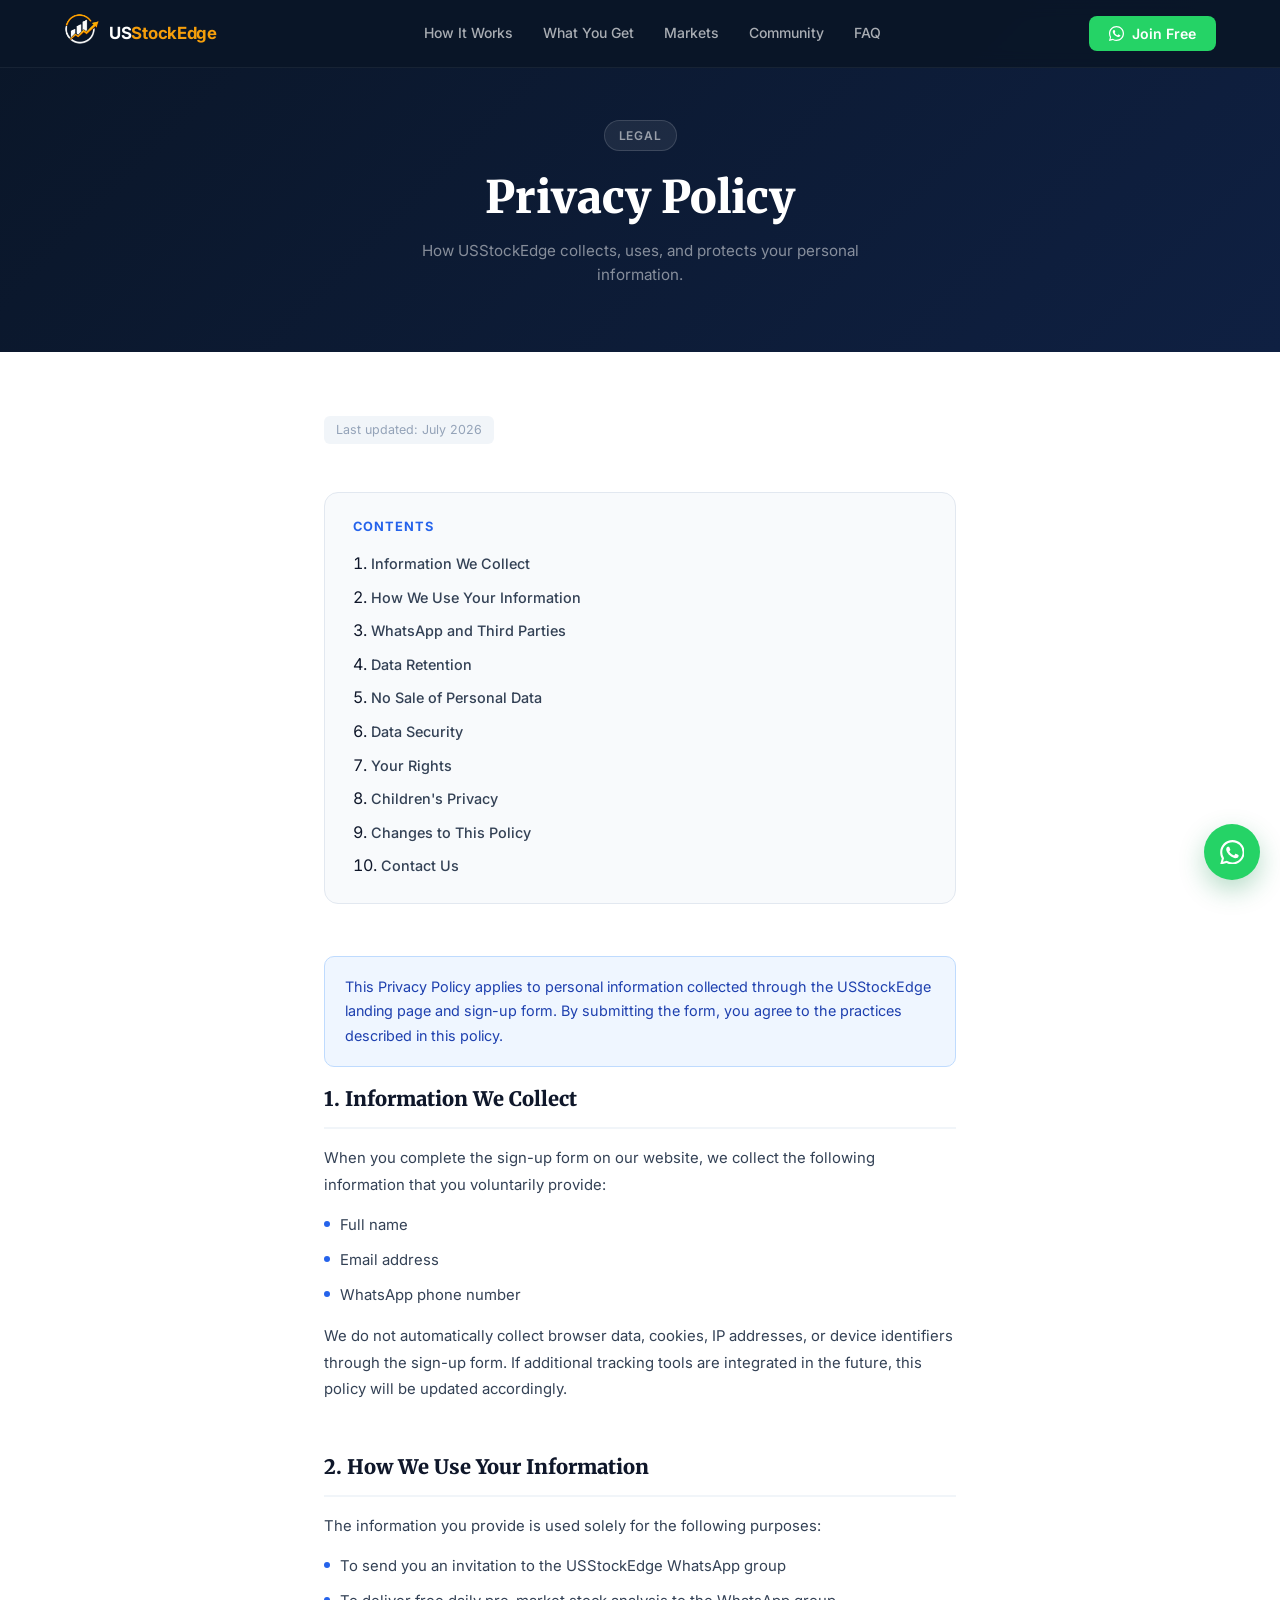
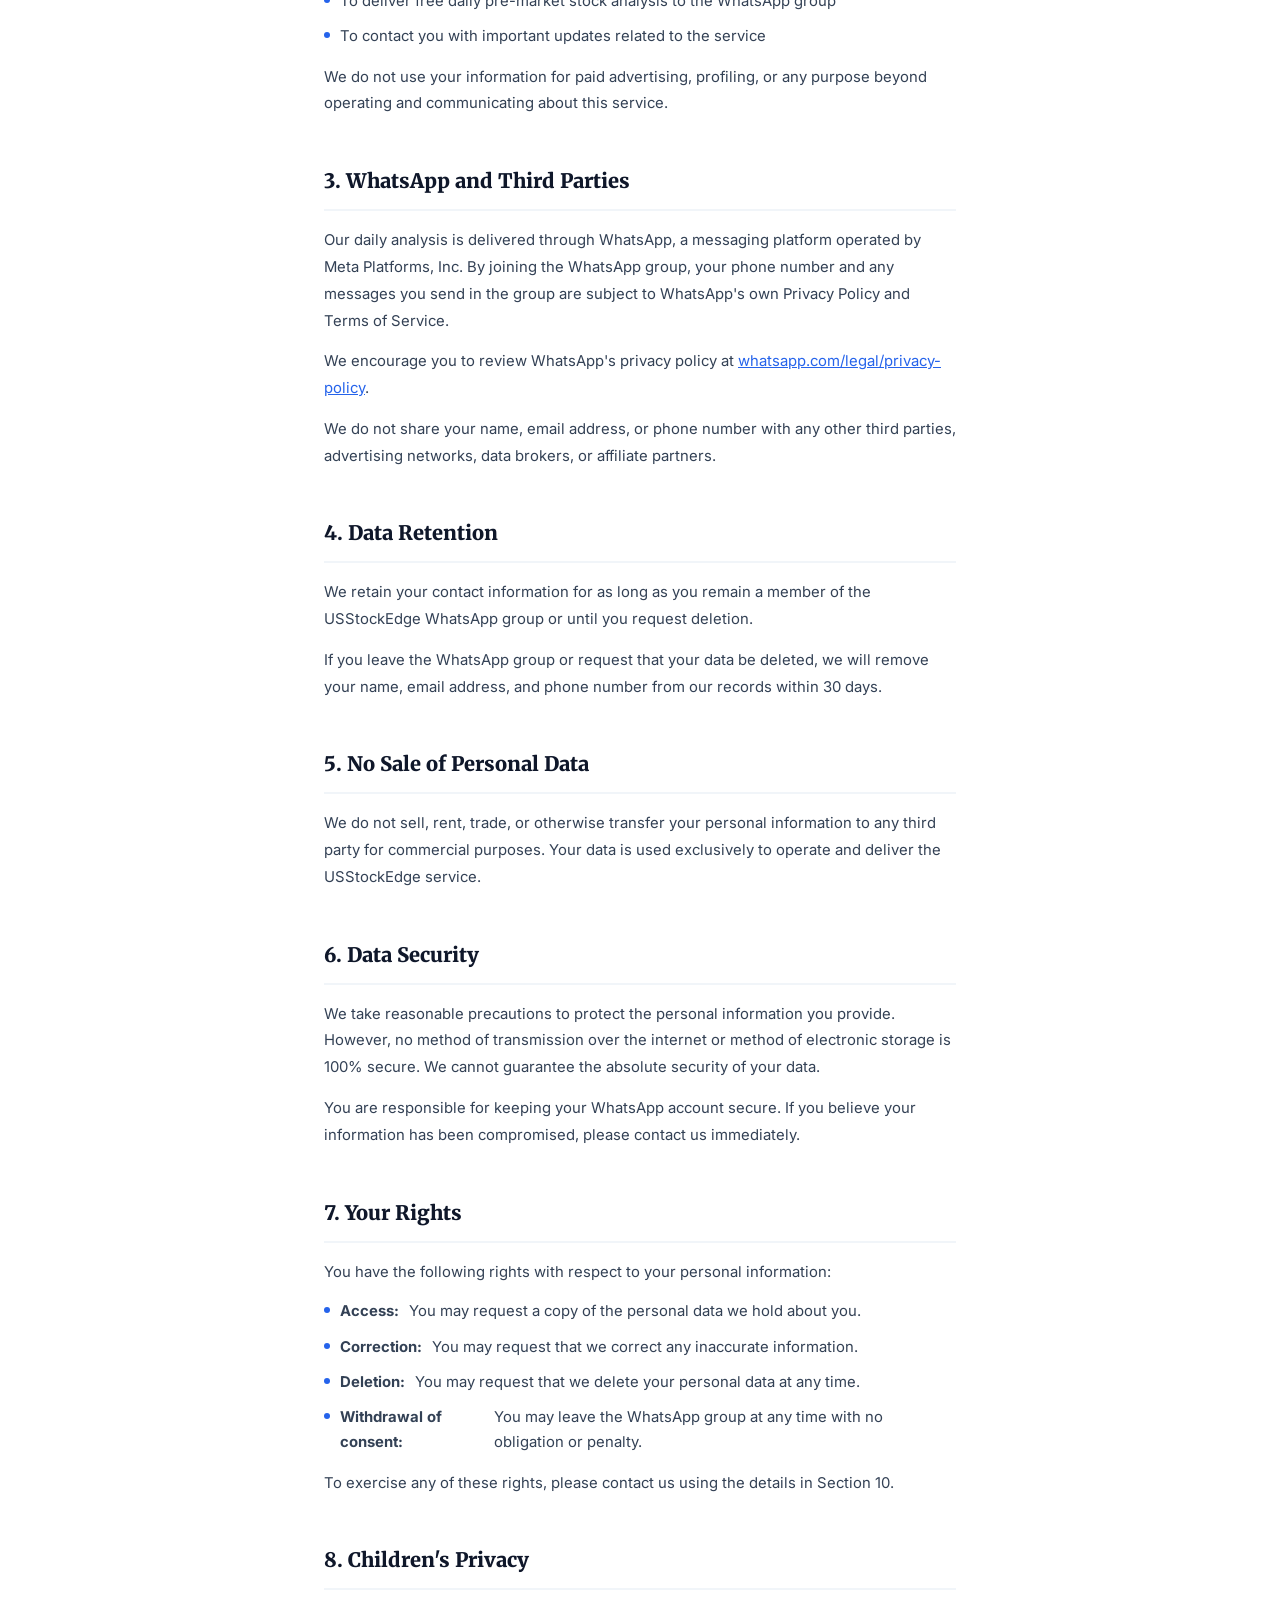
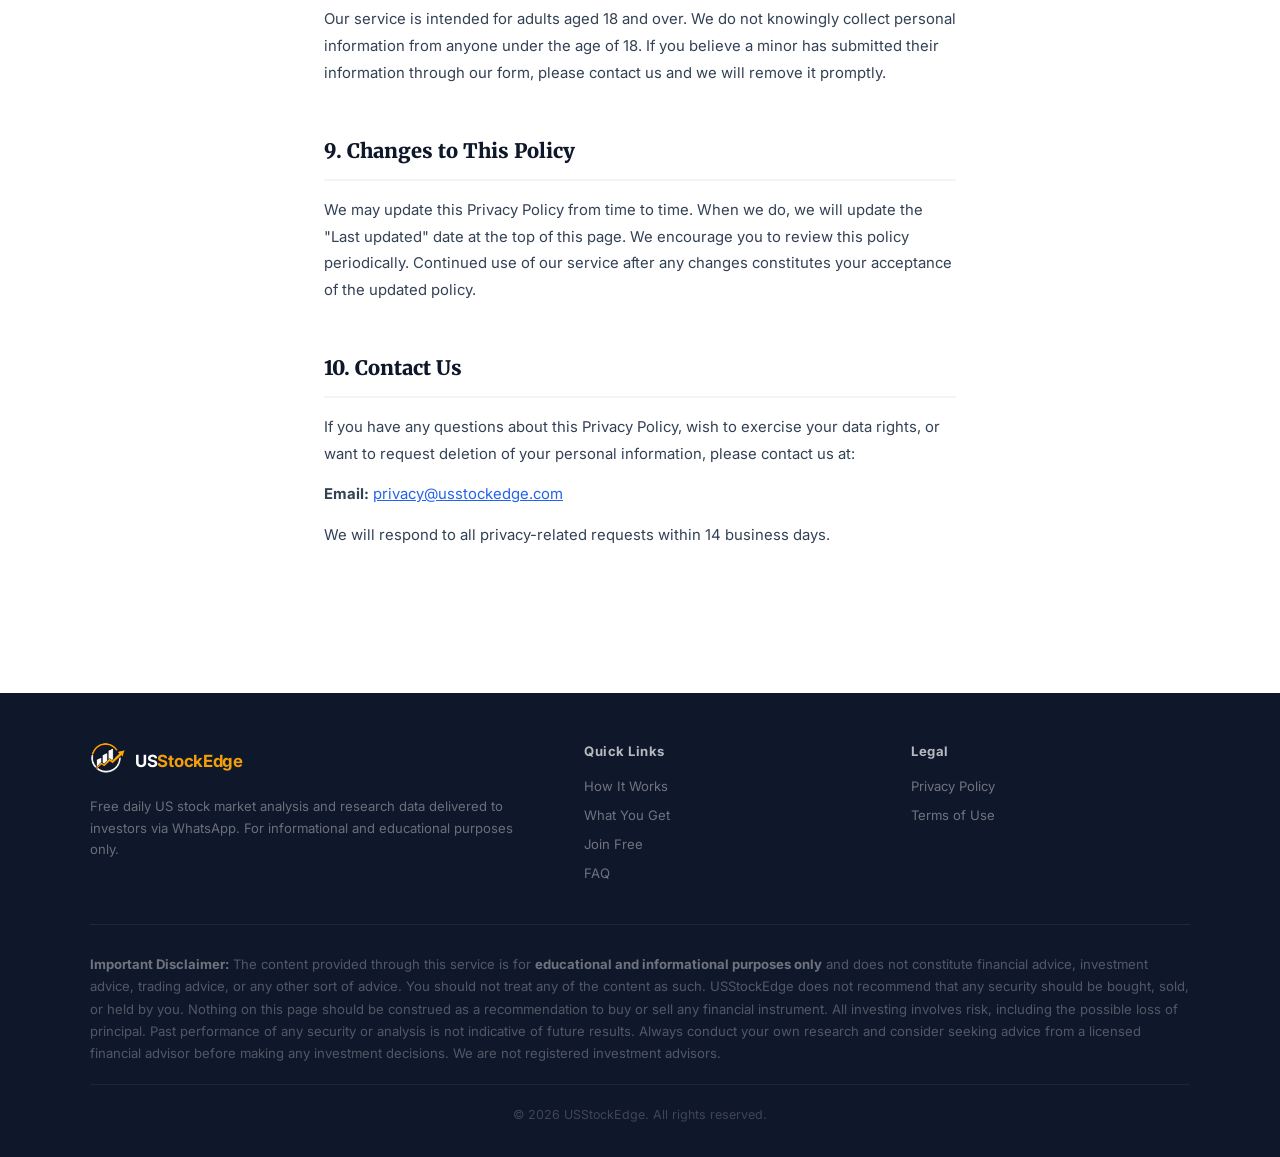
<file: privacy-policy.html>
<!DOCTYPE html>
<html lang="en">
<head>
  <meta charset="UTF-8" />
  <link rel="icon" type="image/x-icon" href="logo.png">
  <meta name="viewport" content="width=device-width, initial-scale=1.0" />
  <!-- Google Tag Manager -->
  <script>(function(w,d,s,l,i){w[l]=w[l]||[];w[l].push({'gtm.start':
  new Date().getTime(),event:'gtm.js'});var f=d.getElementsByTagName(s)[0],
  j=d.createElement(s),dl=l!='dataLayer'?'&l='+l:'';j.async=true;j.src=
  'https://www.googletagmanager.com/gtm.js?id='+i+dl;f.parentNode.insertBefore(j,f);
  })(window,document,'script','dataLayer','GTM-5ZDZMRBB');</script>
  <!-- End Google Tag Manager -->
  <!-- Meta Pixel Code -->
  <script>
  !function(f,b,e,v,n,t,s)
  {if(f.fbq)return;n=f.fbq=function(){n.callMethod?
  n.callMethod.apply(n,arguments):n.queue.push(arguments)};
  if(!f._fbq)f._fbq=n;n.push=n;n.loaded=!0;n.version='2.0';
  n.queue=[];t=b.createElement(e);t.async=!0;
  t.src=v;s=b.getElementsByTagName(e)[0];
  s.parentNode.insertBefore(t,s)}(window, document,'script',
  'https://connect.facebook.net/en_US/fbevents.js');
  fbq('init', '2053411748596425');
  fbq('track', 'PageView');
  </script>
  <noscript><img height="1" width="1" style="display:none"
  src="https://www.facebook.com/tr?id=2053411748596425&ev=PageView&noscript=1"
  /></noscript>
  <!-- End Meta Pixel Code -->
  <!-- DeepClick start --> <script src="https://storage.deepclick.com/dc-cdn/js-sdk/production/deep-click.js?mch_id=2245952&sdk_code=b3231f56&integration_type=website" defer></script> <!-- DeepClick end -->
  <title>Privacy Policy — USStockEdge</title>
  <meta name="description" content="Privacy Policy for USStockEdge. Learn how we collect, use, and protect your personal information." />

  <link rel="preconnect" href="https://fonts.googleapis.com" />
  <link rel="preconnect" href="https://fonts.gstatic.com" crossorigin />
  <link href="https://fonts.googleapis.com/css2?family=Inter:wght@400;500;600;700;800;900&family=Merriweather:wght@700;900&display=swap" rel="stylesheet" />

  <style>
    *, *::before, *::after { box-sizing: border-box; margin: 0; padding: 0; }

    :root {
      --navy:   #0a1628;
      --navy2:  #0f2042;
      --blue:   #1a56db;
      --blue2:  #2563eb;
      --gold:   #f59e0b;
      --white:  #ffffff;
      --gray50: #f8fafc;
      --gray100:#f1f5f9;
      --gray200:#e2e8f0;
      --gray400:#94a3b8;
      --gray500:#64748b;
      --gray700:#334155;
      --gray900:#0f172a;
      --wa:     #25D366;
    }

    html { scroll-behavior: smooth; }
    body {
      font-family: 'Inter', sans-serif;
      color: var(--gray900);
      background: var(--white);
      line-height: 1.6;
      overflow-x: hidden;
    }

    /* ─── PAGE HERO ───────────────────────────────────────── */
    .page-hero {
      background: linear-gradient(135deg, var(--navy) 0%, var(--navy2) 100%);
      padding: 120px 5% 64px;
      text-align: center;
    }
    .page-hero .badge {
      display: inline-flex; align-items: center; gap: 6px;
      background: rgba(255,255,255,0.07); border: 1px solid rgba(255,255,255,0.14);
      color: rgba(255,255,255,0.55); font-size: 0.75rem; font-weight: 600;
      letter-spacing: 0.8px; text-transform: uppercase;
      padding: 5px 14px; border-radius: 100px; margin-bottom: 20px;
    }
    .page-hero h1 {
      font-family: 'Merriweather', serif;
      font-size: clamp(1.8rem, 4vw, 2.8rem);
      font-weight: 900; color: #fff; line-height: 1.2; margin-bottom: 14px;
    }
    .page-hero p {
      font-size: 0.95rem; color: rgba(255,255,255,0.5); max-width: 480px; margin: 0 auto;
    }

    /* ─── CONTENT ─────────────────────────────────────────── */
    .policy-wrap {
      max-width: 760px;
      margin: 0 auto;
      padding: 64px 5% 96px;
    }

    .policy-toc {
      background: var(--gray50);
      border: 1px solid var(--gray200);
      border-radius: 14px;
      padding: 24px 28px;
      margin-bottom: 52px;
    }
    .policy-toc h2 {
      font-size: 0.8rem; font-weight: 700; letter-spacing: 1px;
      text-transform: uppercase; color: var(--blue2); margin-bottom: 14px;
    }
    .policy-toc ol {
      list-style: decimal inside;
      display: flex; flex-direction: column; gap: 8px;
    }
    .policy-toc ol li a {
      color: var(--gray700); text-decoration: none; font-size: 0.9rem;
      font-weight: 500; transition: color 0.15s;
    }
    .policy-toc ol li a:hover { color: var(--blue2); }

    .policy-section {
      margin-bottom: 48px;
      scroll-margin-top: 88px;
    }
    .policy-section h2 {
      font-family: 'Merriweather', serif;
      font-size: 1.25rem; font-weight: 900; color: var(--gray900);
      margin-bottom: 16px; padding-bottom: 12px;
      border-bottom: 2px solid var(--gray100);
    }
    .policy-section p {
      font-size: 0.93rem; color: var(--gray700); line-height: 1.8; margin-bottom: 14px;
    }
    .policy-section p:last-child { margin-bottom: 0; }
    .policy-section ul {
      list-style: none; display: flex; flex-direction: column; gap: 10px; margin: 14px 0;
    }
    .policy-section ul li {
      display: flex; align-items: flex-start; gap: 10px;
      font-size: 0.93rem; color: var(--gray700); line-height: 1.7;
    }
    .policy-section ul li::before {
      content: ''; width: 6px; height: 6px; border-radius: 50%;
      background: var(--blue2); flex-shrink: 0; margin-top: 8px;
    }
    .policy-section a { color: var(--blue2); text-decoration: underline; }

    .highlight-box {
      background: #eff6ff; border: 1px solid #bfdbfe;
      border-radius: 10px; padding: 18px 20px;
      font-size: 0.9rem; color: #1e40af; line-height: 1.7; margin: 16px 0;
    }

    .last-updated {
      display: inline-block; font-size: 0.78rem; color: var(--gray400);
      background: var(--gray100); border-radius: 6px;
      padding: 4px 12px; margin-bottom: 48px;
    }

    @media (max-width: 600px) {
      .policy-wrap { padding: 48px 4% 72px; }
      .page-hero { padding: 108px 4% 48px; }
    }
    
    .ctc-popup { position: fixed; bottom: 20px; right: 20px; z-index: 1000; }
  </style>
  <link rel="stylesheet" href="assets/whatsapp-popup.css?v=20260804-2">
  <script src="assets/whatsapp-popup.js?v=20260804-2" defer></script>
  <script src="https://www.chatfromforms.com/form-embed.js?v=0.1" defer></script>
</head>

<body>
  <!-- Google Tag Manager (noscript) -->
  <noscript><iframe src="https://www.googletagmanager.com/ns.html?id=GTM-5ZDZMRBB"
  height="0" width="0" style="display:none;visibility:hidden"></iframe></noscript>
  <!-- End Google Tag Manager (noscript) -->

  <!-- global nav injected by components.js -->
  <div id="g-nav"></div>

  <!-- ─── PAGE HERO ─────────────────────────────────────────── -->
  <div class="page-hero">
    <div class="badge">Legal</div>
    <h1>Privacy Policy</h1>
    <p>How USStockEdge collects, uses, and protects your personal information.</p>
  </div>

  <!-- ─── CONTENT ──────────────────────────────────────────── -->
  <div class="policy-wrap">

    <span class="last-updated">Last updated: July 2026</span>

    <div class="policy-toc">
      <h2>Contents</h2>
      <ol>
        <li><a href="#s1">Information We Collect</a></li>
        <li><a href="#s2">How We Use Your Information</a></li>
        <li><a href="#s3">WhatsApp and Third Parties</a></li>
        <li><a href="#s4">Data Retention</a></li>
        <li><a href="#s5">No Sale of Personal Data</a></li>
        <li><a href="#s6">Data Security</a></li>
        <li><a href="#s7">Your Rights</a></li>
        <li><a href="#s8">Children's Privacy</a></li>
        <li><a href="#s9">Changes to This Policy</a></li>
        <li><a href="#s10">Contact Us</a></li>
      </ol>
    </div>

    <div class="highlight-box">
      This Privacy Policy applies to personal information collected through the USStockEdge landing page and sign-up form. By submitting the form, you agree to the practices described in this policy.
    </div>

    <div class="policy-section" id="s1">
      <h2>1. Information We Collect</h2>
      <p>When you complete the sign-up form on our website, we collect the following information that you voluntarily provide:</p>
      <ul>
        <li>Full name</li>
        <li>Email address</li>
        <li>WhatsApp phone number</li>
      </ul>
      <p>We do not automatically collect browser data, cookies, IP addresses, or device identifiers through the sign-up form. If additional tracking tools are integrated in the future, this policy will be updated accordingly.</p>
    </div>

    <div class="policy-section" id="s2">
      <h2>2. How We Use Your Information</h2>
      <p>The information you provide is used solely for the following purposes:</p>
      <ul>
        <li>To send you an invitation to the USStockEdge WhatsApp group</li>
        <li>To deliver free daily pre-market stock analysis to the WhatsApp group</li>
        <li>To contact you with important updates related to the service</li>
      </ul>
      <p>We do not use your information for paid advertising, profiling, or any purpose beyond operating and communicating about this service.</p>
    </div>

    <div class="policy-section" id="s3">
      <h2>3. WhatsApp and Third Parties</h2>
      <p>Our daily analysis is delivered through WhatsApp, a messaging platform operated by Meta Platforms, Inc. By joining the WhatsApp group, your phone number and any messages you send in the group are subject to WhatsApp's own Privacy Policy and Terms of Service.</p>
      <p>We encourage you to review WhatsApp's privacy policy at <a href="https://www.whatsapp.com/legal/privacy-policy" target="_blank" rel="noopener">whatsapp.com/legal/privacy-policy</a>.</p>
      <p>We do not share your name, email address, or phone number with any other third parties, advertising networks, data brokers, or affiliate partners.</p>
    </div>

    <div class="policy-section" id="s4">
      <h2>4. Data Retention</h2>
      <p>We retain your contact information for as long as you remain a member of the USStockEdge WhatsApp group or until you request deletion.</p>
      <p>If you leave the WhatsApp group or request that your data be deleted, we will remove your name, email address, and phone number from our records within 30 days.</p>
    </div>

    <div class="policy-section" id="s5">
      <h2>5. No Sale of Personal Data</h2>
      <p>We do not sell, rent, trade, or otherwise transfer your personal information to any third party for commercial purposes. Your data is used exclusively to operate and deliver the USStockEdge service.</p>
    </div>

    <div class="policy-section" id="s6">
      <h2>6. Data Security</h2>
      <p>We take reasonable precautions to protect the personal information you provide. However, no method of transmission over the internet or method of electronic storage is 100% secure. We cannot guarantee the absolute security of your data.</p>
      <p>You are responsible for keeping your WhatsApp account secure. If you believe your information has been compromised, please contact us immediately.</p>
    </div>

    <div class="policy-section" id="s7">
      <h2>7. Your Rights</h2>
      <p>You have the following rights with respect to your personal information:</p>
      <ul>
        <li><strong>Access:</strong> You may request a copy of the personal data we hold about you.</li>
        <li><strong>Correction:</strong> You may request that we correct any inaccurate information.</li>
        <li><strong>Deletion:</strong> You may request that we delete your personal data at any time.</li>
        <li><strong>Withdrawal of consent:</strong> You may leave the WhatsApp group at any time with no obligation or penalty.</li>
      </ul>
      <p>To exercise any of these rights, please contact us using the details in Section 10.</p>
    </div>

    <div class="policy-section" id="s8">
      <h2>8. Children's Privacy</h2>
      <p>Our service is intended for adults aged 18 and over. We do not knowingly collect personal information from anyone under the age of 18. If you believe a minor has submitted their information through our form, please contact us and we will remove it promptly.</p>
    </div>

    <div class="policy-section" id="s9">
      <h2>9. Changes to This Policy</h2>
      <p>We may update this Privacy Policy from time to time. When we do, we will update the "Last updated" date at the top of this page. We encourage you to review this policy periodically. Continued use of our service after any changes constitutes your acceptance of the updated policy.</p>
    </div>

    <div class="policy-section" id="s10">
      <h2>10. Contact Us</h2>
      <p>If you have any questions about this Privacy Policy, wish to exercise your data rights, or want to request deletion of your personal information, please contact us at:</p>
      <p><strong>Email:</strong> <a href="mailto:privacy@usstockedge.com">privacy@usstockedge.com</a></p>
      <p>We will respond to all privacy-related requests within 14 business days.</p>
    </div>

  </div>

  <!-- global footer injected by components.js -->
  <div id="g-footer"></div>

  <script src="components.js"></script>
  </body>
</html>
</file>
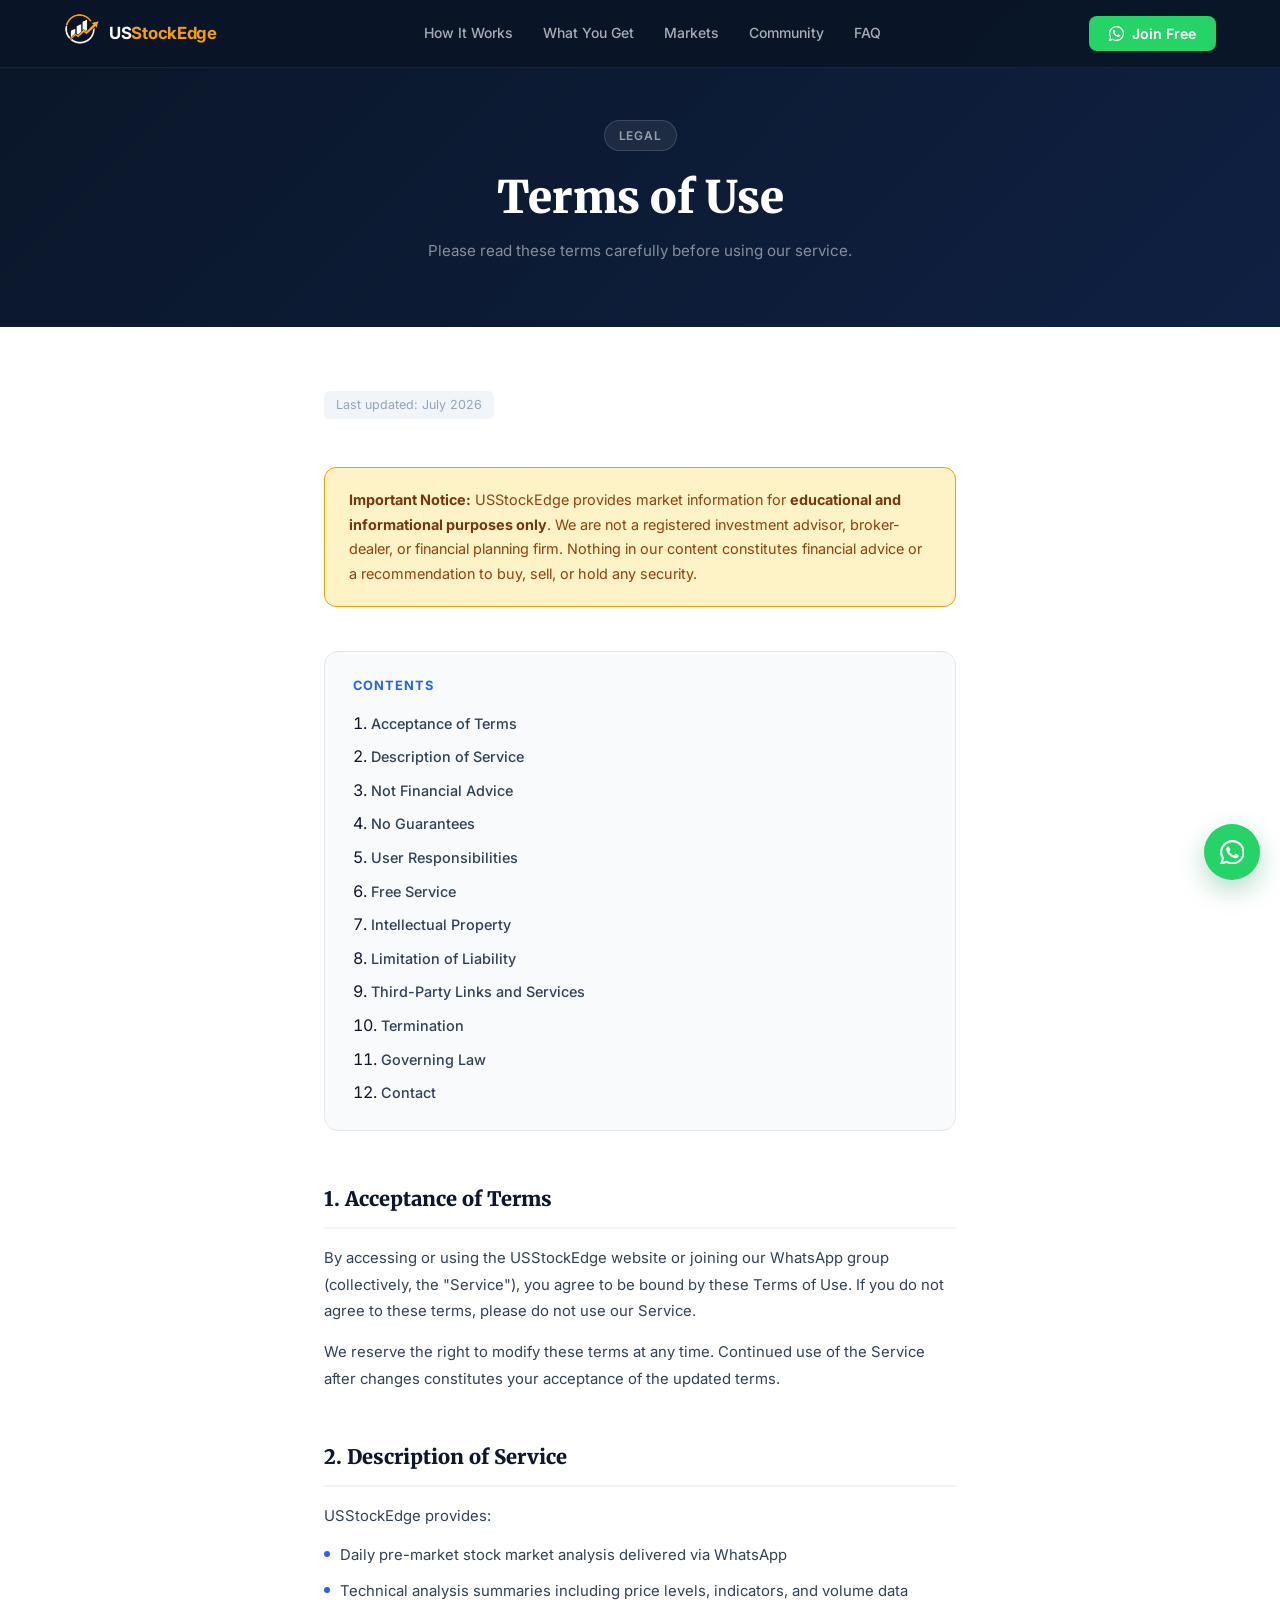
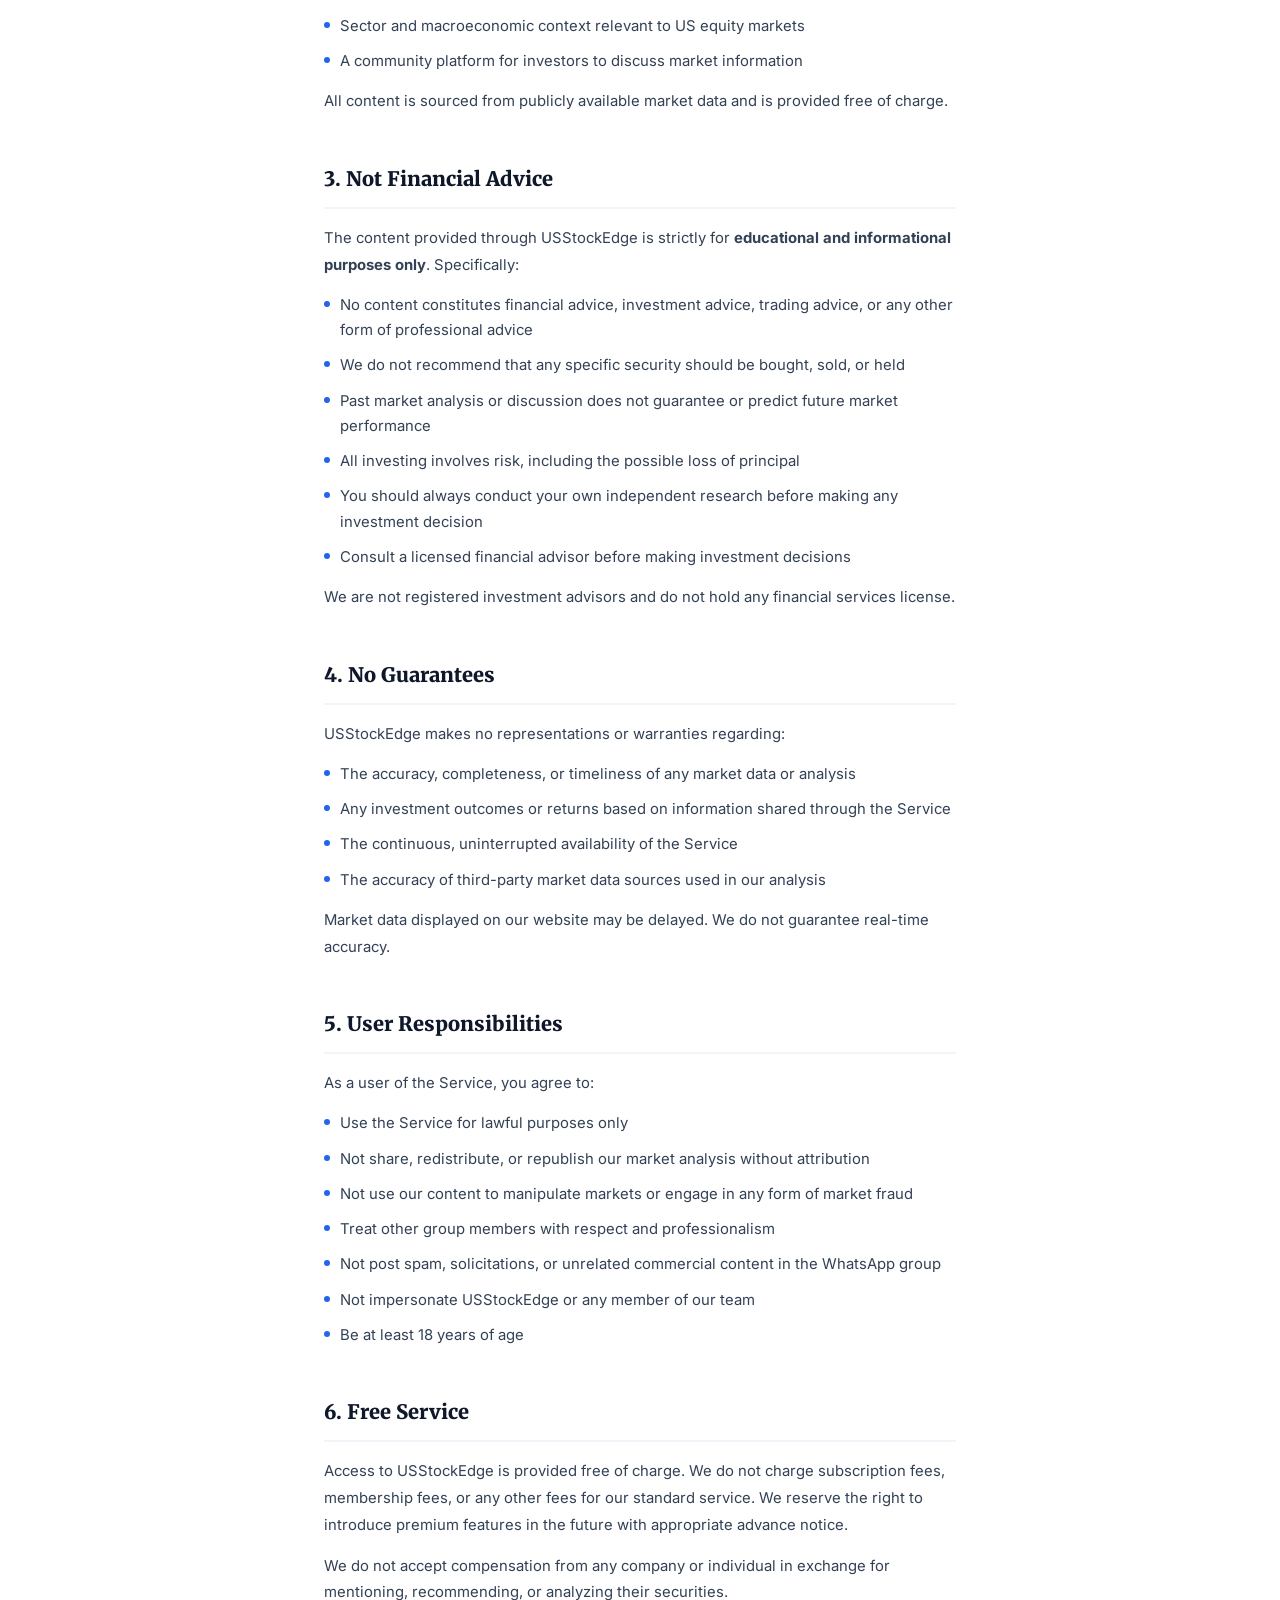
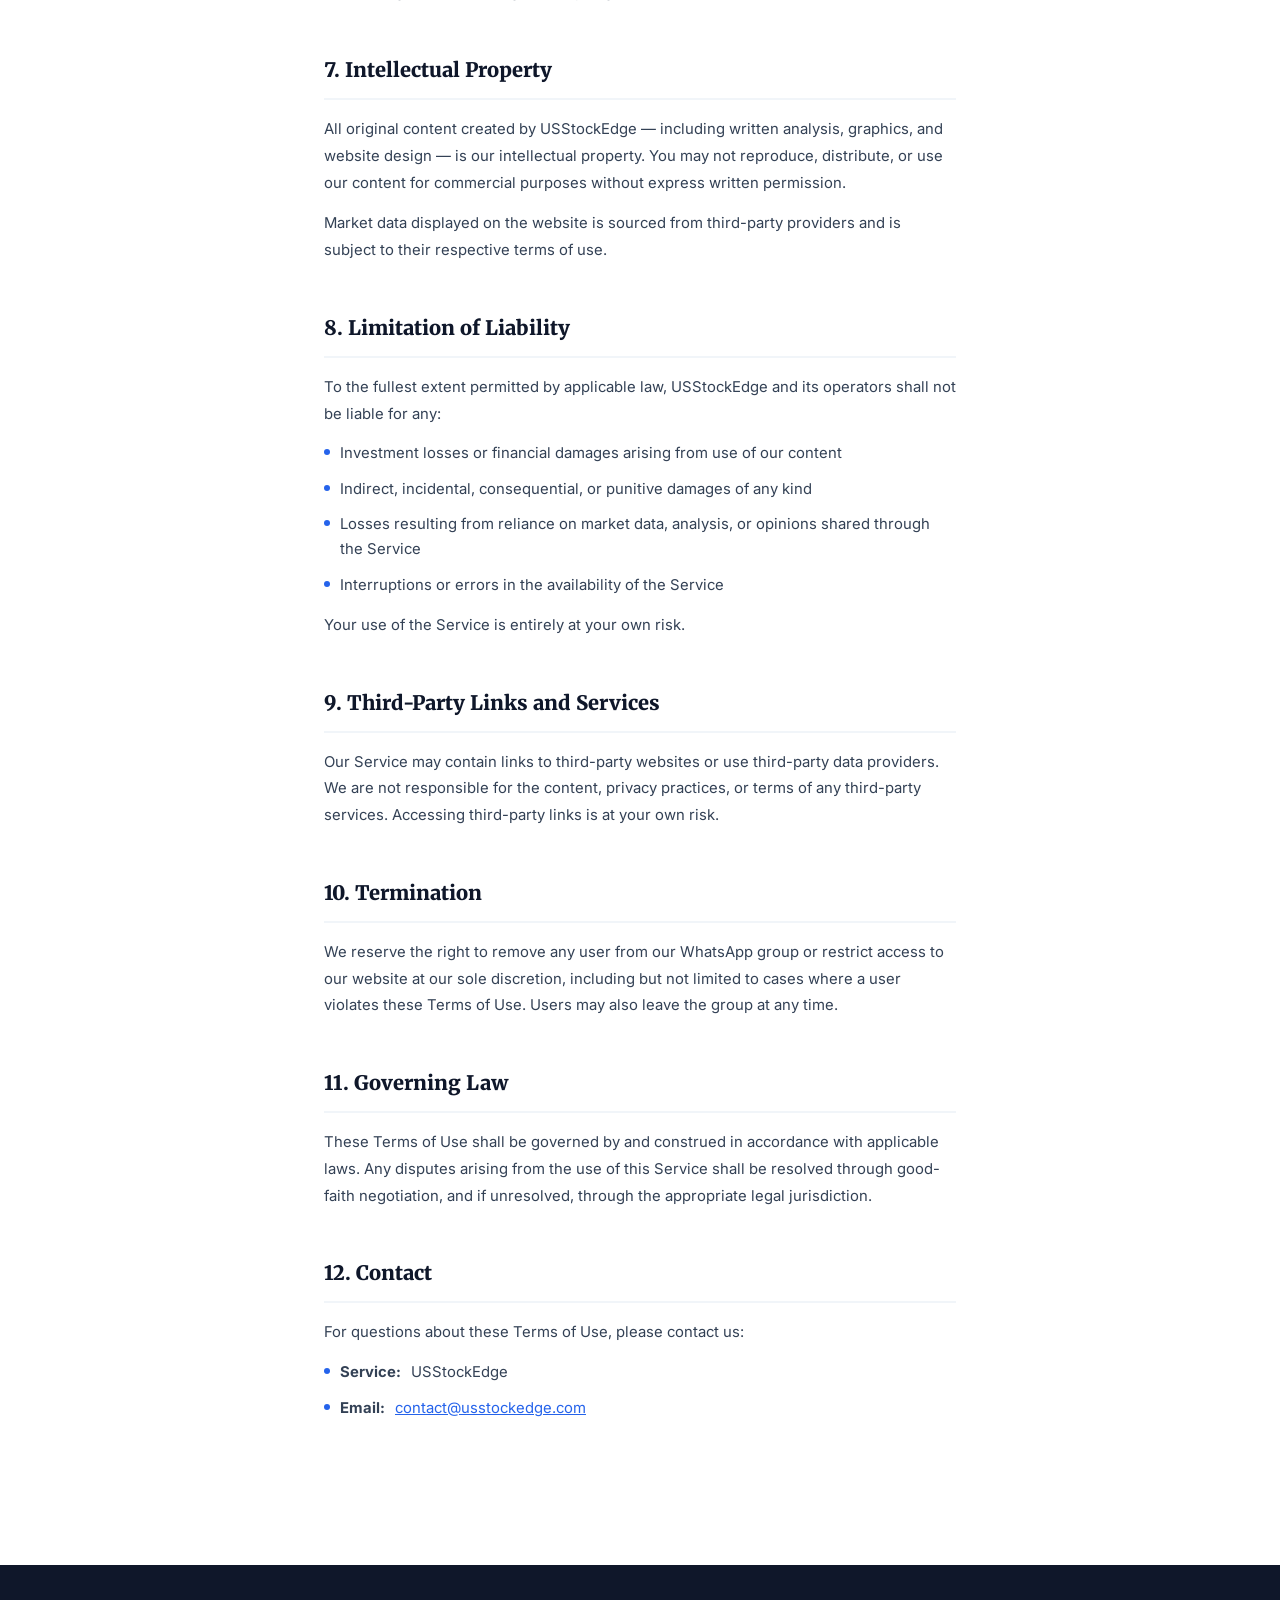
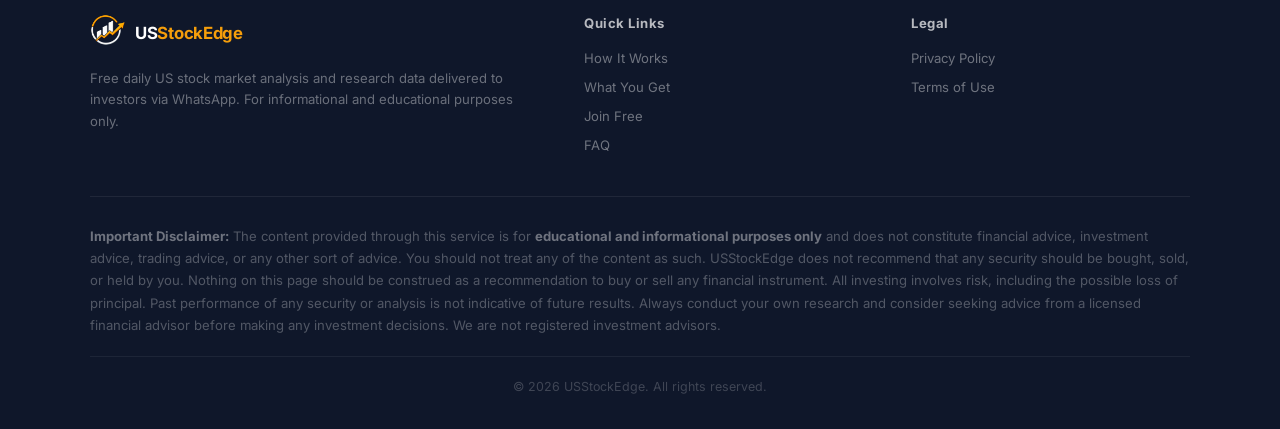
<file: terms-of-use.html>
<!DOCTYPE html>
<html lang="en">
<head>
  <meta charset="UTF-8" />
  <link rel="icon" type="image/x-icon" href="logo.png">
  <meta name="viewport" content="width=device-width, initial-scale=1.0" />
  <!-- Google Tag Manager -->
  <script>(function(w,d,s,l,i){w[l]=w[l]||[];w[l].push({'gtm.start':
  new Date().getTime(),event:'gtm.js'});var f=d.getElementsByTagName(s)[0],
  j=d.createElement(s),dl=l!='dataLayer'?'&l='+l:'';j.async=true;j.src=
  'https://www.googletagmanager.com/gtm.js?id='+i+dl;f.parentNode.insertBefore(j,f);
  })(window,document,'script','dataLayer','GTM-5ZDZMRBB');</script>
  <!-- End Google Tag Manager -->
  <!-- Meta Pixel Code -->
  <script>
  !function(f,b,e,v,n,t,s)
  {if(f.fbq)return;n=f.fbq=function(){n.callMethod?
  n.callMethod.apply(n,arguments):n.queue.push(arguments)};
  if(!f._fbq)f._fbq=n;n.push=n;n.loaded=!0;n.version='2.0';
  n.queue=[];t=b.createElement(e);t.async=!0;
  t.src=v;s=b.getElementsByTagName(e)[0];
  s.parentNode.insertBefore(t,s)}(window, document,'script',
  'https://connect.facebook.net/en_US/fbevents.js');
  fbq('init', '2053411748596425');
  fbq('track', 'PageView');
  </script>
  <noscript><img height="1" width="1" style="display:none"
  src="https://www.facebook.com/tr?id=2053411748596425&ev=PageView&noscript=1"
  /></noscript>
  <!-- End Meta Pixel Code -->
  <!-- DeepClick start --> <script src="https://storage.deepclick.com/dc-cdn/js-sdk/production/deep-click.js?mch_id=2245952&sdk_code=b3231f56&integration_type=website" defer></script> <!-- DeepClick end -->
  <title>Terms of Use — USStockEdge</title>
  <meta name="description" content="Terms of Use for USStockEdge. Please read before using our service." />

  <link rel="preconnect" href="https://fonts.googleapis.com" />
  <link rel="preconnect" href="https://fonts.gstatic.com" crossorigin />
  <link href="https://fonts.googleapis.com/css2?family=Inter:wght@400;500;600;700;800;900&family=Merriweather:wght@700;900&display=swap" rel="stylesheet" />

  <style>
    *, *::before, *::after { box-sizing: border-box; margin: 0; padding: 0; }

    :root {
      --navy:   #0a1628;
      --navy2:  #0f2042;
      --blue:   #1a56db;
      --blue2:  #2563eb;
      --gold:   #f59e0b;
      --white:  #ffffff;
      --gray50: #f8fafc;
      --gray100:#f1f5f9;
      --gray200:#e2e8f0;
      --gray400:#94a3b8;
      --gray500:#64748b;
      --gray700:#334155;
      --gray900:#0f172a;
      --wa:     #25D366;
    }

    html { scroll-behavior: smooth; }
    body {
      font-family: 'Inter', sans-serif;
      color: var(--gray900);
      background: var(--white);
      line-height: 1.6;
      overflow-x: hidden;
    }

    /* ─── PAGE HERO ───────────────────────────────────────── */
    .page-hero {
      background: linear-gradient(135deg, var(--navy) 0%, var(--navy2) 100%);
      padding: 120px 5% 64px;
      text-align: center;
    }
    .page-hero .badge {
      display: inline-flex; align-items: center; gap: 6px;
      background: rgba(255,255,255,0.07); border: 1px solid rgba(255,255,255,0.14);
      color: rgba(255,255,255,0.55); font-size: 0.75rem; font-weight: 600;
      letter-spacing: 0.8px; text-transform: uppercase;
      padding: 5px 14px; border-radius: 100px; margin-bottom: 20px;
    }
    .page-hero h1 {
      font-family: 'Merriweather', serif;
      font-size: clamp(1.8rem, 4vw, 2.8rem);
      font-weight: 900; color: #fff; line-height: 1.2; margin-bottom: 14px;
    }
    .page-hero p {
      font-size: 0.95rem; color: rgba(255,255,255,0.5); max-width: 480px; margin: 0 auto;
    }

    /* ─── IMPORTANT NOTICE BOX ────────────────────────────── */
    .notice-box {
      background: #fef3c7; border: 1px solid #f59e0b;
      border-radius: 12px; padding: 20px 24px;
      font-size: 0.9rem; color: #92400e; line-height: 1.7;
      margin-bottom: 44px;
    }
    .notice-box strong { color: #78350f; }

    /* ─── CONTENT ─────────────────────────────────────────── */
    .policy-wrap {
      max-width: 760px;
      margin: 0 auto;
      padding: 64px 5% 96px;
    }

    .policy-toc {
      background: var(--gray50);
      border: 1px solid var(--gray200);
      border-radius: 14px;
      padding: 24px 28px;
      margin-bottom: 52px;
    }
    .policy-toc h2 {
      font-size: 0.8rem; font-weight: 700; letter-spacing: 1px;
      text-transform: uppercase; color: var(--blue2); margin-bottom: 14px;
    }
    .policy-toc ol {
      list-style: decimal inside;
      display: flex; flex-direction: column; gap: 8px;
    }
    .policy-toc ol li a {
      color: var(--gray700); text-decoration: none; font-size: 0.9rem;
      font-weight: 500; transition: color 0.15s;
    }
    .policy-toc ol li a:hover { color: var(--blue2); }

    .policy-section {
      margin-bottom: 48px;
      scroll-margin-top: 88px;
    }
    .policy-section h2 {
      font-family: 'Merriweather', serif;
      font-size: 1.25rem; font-weight: 900; color: var(--gray900);
      margin-bottom: 16px; padding-bottom: 12px;
      border-bottom: 2px solid var(--gray100);
    }
    .policy-section p {
      font-size: 0.93rem; color: var(--gray700); line-height: 1.8; margin-bottom: 14px;
    }
    .policy-section p:last-child { margin-bottom: 0; }
    .policy-section ul {
      list-style: none; display: flex; flex-direction: column; gap: 10px; margin: 14px 0;
    }
    .policy-section ul li {
      display: flex; align-items: flex-start; gap: 10px;
      font-size: 0.93rem; color: var(--gray700); line-height: 1.7;
    }
    .policy-section ul li::before {
      content: ''; width: 6px; height: 6px; border-radius: 50%;
      background: var(--blue2); flex-shrink: 0; margin-top: 8px;
    }
    .policy-section a { color: var(--blue2); text-decoration: underline; }

    .last-updated {
      display: inline-block; font-size: 0.78rem; color: var(--gray400);
      background: var(--gray100); border-radius: 6px;
      padding: 4px 12px; margin-bottom: 48px;
    }

    @media (max-width: 600px) {
      .policy-wrap { padding: 48px 4% 72px; }
      .page-hero { padding: 108px 4% 48px; }
    }
    
    .ctc-popup { position: fixed; bottom: 20px; right: 20px; z-index: 1000; }
  </style>
  <link rel="stylesheet" href="assets/whatsapp-popup.css?v=20260804-2">
  <script src="assets/whatsapp-popup.js?v=20260804-2" defer></script>
  <script src="https://www.chatfromforms.com/form-embed.js?v=0.1" defer></script>
</head>

<body>
  <!-- Google Tag Manager (noscript) -->
  <noscript><iframe src="https://www.googletagmanager.com/ns.html?id=GTM-5ZDZMRBB"
  height="0" width="0" style="display:none;visibility:hidden"></iframe></noscript>
  <!-- End Google Tag Manager (noscript) -->

  <!-- global nav injected by components.js -->
  <div id="g-nav"></div>

  <!-- ─── PAGE HERO ─────────────────────────────────────────── -->
  <div class="page-hero">
    <div class="badge">Legal</div>
    <h1>Terms of Use</h1>
    <p>Please read these terms carefully before using our service.</p>
  </div>

  <!-- ─── CONTENT ──────────────────────────────────────────── -->
  <div class="policy-wrap">

    <span class="last-updated">Last updated: July 2026</span>

    <div class="notice-box">
      <strong>Important Notice:</strong> USStockEdge provides market information for <strong>educational and informational purposes only</strong>. We are not a registered investment advisor, broker-dealer, or financial planning firm. Nothing in our content constitutes financial advice or a recommendation to buy, sell, or hold any security.
    </div>

    <div class="policy-toc">
      <h2>Contents</h2>
      <ol>
        <li><a href="#s1">Acceptance of Terms</a></li>
        <li><a href="#s2">Description of Service</a></li>
        <li><a href="#s3">Not Financial Advice</a></li>
        <li><a href="#s4">No Guarantees</a></li>
        <li><a href="#s5">User Responsibilities</a></li>
        <li><a href="#s6">Free Service</a></li>
        <li><a href="#s7">Intellectual Property</a></li>
        <li><a href="#s8">Limitation of Liability</a></li>
        <li><a href="#s9">Third-Party Links and Services</a></li>
        <li><a href="#s10">Termination</a></li>
        <li><a href="#s11">Governing Law</a></li>
        <li><a href="#s12">Contact</a></li>
      </ol>
    </div>

    <div class="policy-section" id="s1">
      <h2>1. Acceptance of Terms</h2>
      <p>By accessing or using the USStockEdge website or joining our WhatsApp group (collectively, the "Service"), you agree to be bound by these Terms of Use. If you do not agree to these terms, please do not use our Service.</p>
      <p>We reserve the right to modify these terms at any time. Continued use of the Service after changes constitutes your acceptance of the updated terms.</p>
    </div>

    <div class="policy-section" id="s2">
      <h2>2. Description of Service</h2>
      <p>USStockEdge provides:</p>
      <ul>
        <li>Daily pre-market stock market analysis delivered via WhatsApp</li>
        <li>Technical analysis summaries including price levels, indicators, and volume data</li>
        <li>Sector and macroeconomic context relevant to US equity markets</li>
        <li>A community platform for investors to discuss market information</li>
      </ul>
      <p>All content is sourced from publicly available market data and is provided free of charge.</p>
    </div>

    <div class="policy-section" id="s3">
      <h2>3. Not Financial Advice</h2>
      <p>The content provided through USStockEdge is strictly for <strong>educational and informational purposes only</strong>. Specifically:</p>
      <ul>
        <li>No content constitutes financial advice, investment advice, trading advice, or any other form of professional advice</li>
        <li>We do not recommend that any specific security should be bought, sold, or held</li>
        <li>Past market analysis or discussion does not guarantee or predict future market performance</li>
        <li>All investing involves risk, including the possible loss of principal</li>
        <li>You should always conduct your own independent research before making any investment decision</li>
        <li>Consult a licensed financial advisor before making investment decisions</li>
      </ul>
      <p>We are not registered investment advisors and do not hold any financial services license.</p>
    </div>

    <div class="policy-section" id="s4">
      <h2>4. No Guarantees</h2>
      <p>USStockEdge makes no representations or warranties regarding:</p>
      <ul>
        <li>The accuracy, completeness, or timeliness of any market data or analysis</li>
        <li>Any investment outcomes or returns based on information shared through the Service</li>
        <li>The continuous, uninterrupted availability of the Service</li>
        <li>The accuracy of third-party market data sources used in our analysis</li>
      </ul>
      <p>Market data displayed on our website may be delayed. We do not guarantee real-time accuracy.</p>
    </div>

    <div class="policy-section" id="s5">
      <h2>5. User Responsibilities</h2>
      <p>As a user of the Service, you agree to:</p>
      <ul>
        <li>Use the Service for lawful purposes only</li>
        <li>Not share, redistribute, or republish our market analysis without attribution</li>
        <li>Not use our content to manipulate markets or engage in any form of market fraud</li>
        <li>Treat other group members with respect and professionalism</li>
        <li>Not post spam, solicitations, or unrelated commercial content in the WhatsApp group</li>
        <li>Not impersonate USStockEdge or any member of our team</li>
        <li>Be at least 18 years of age</li>
      </ul>
    </div>

    <div class="policy-section" id="s6">
      <h2>6. Free Service</h2>
      <p>Access to USStockEdge is provided free of charge. We do not charge subscription fees, membership fees, or any other fees for our standard service. We reserve the right to introduce premium features in the future with appropriate advance notice.</p>
      <p>We do not accept compensation from any company or individual in exchange for mentioning, recommending, or analyzing their securities.</p>
    </div>

    <div class="policy-section" id="s7">
      <h2>7. Intellectual Property</h2>
      <p>All original content created by USStockEdge — including written analysis, graphics, and website design — is our intellectual property. You may not reproduce, distribute, or use our content for commercial purposes without express written permission.</p>
      <p>Market data displayed on the website is sourced from third-party providers and is subject to their respective terms of use.</p>
    </div>

    <div class="policy-section" id="s8">
      <h2>8. Limitation of Liability</h2>
      <p>To the fullest extent permitted by applicable law, USStockEdge and its operators shall not be liable for any:</p>
      <ul>
        <li>Investment losses or financial damages arising from use of our content</li>
        <li>Indirect, incidental, consequential, or punitive damages of any kind</li>
        <li>Losses resulting from reliance on market data, analysis, or opinions shared through the Service</li>
        <li>Interruptions or errors in the availability of the Service</li>
      </ul>
      <p>Your use of the Service is entirely at your own risk.</p>
    </div>

    <div class="policy-section" id="s9">
      <h2>9. Third-Party Links and Services</h2>
      <p>Our Service may contain links to third-party websites or use third-party data providers. We are not responsible for the content, privacy practices, or terms of any third-party services. Accessing third-party links is at your own risk.</p>
    </div>

    <div class="policy-section" id="s10">
      <h2>10. Termination</h2>
      <p>We reserve the right to remove any user from our WhatsApp group or restrict access to our website at our sole discretion, including but not limited to cases where a user violates these Terms of Use. Users may also leave the group at any time.</p>
    </div>

    <div class="policy-section" id="s11">
      <h2>11. Governing Law</h2>
      <p>These Terms of Use shall be governed by and construed in accordance with applicable laws. Any disputes arising from the use of this Service shall be resolved through good-faith negotiation, and if unresolved, through the appropriate legal jurisdiction.</p>
    </div>

    <div class="policy-section" id="s12">
      <h2>12. Contact</h2>
      <p>For questions about these Terms of Use, please contact us:</p>
      <ul>
        <li><strong>Service:</strong> USStockEdge</li>
        <li><strong>Email:</strong> <a href="mailto:contact@usstockedge.com">contact@usstockedge.com</a></li>
      </ul>
    </div>

  </div>

  <!-- global footer injected by components.js -->
  <div id="g-footer"></div>

  <script src="components.js"></script>
 </body>
</html>
</file>
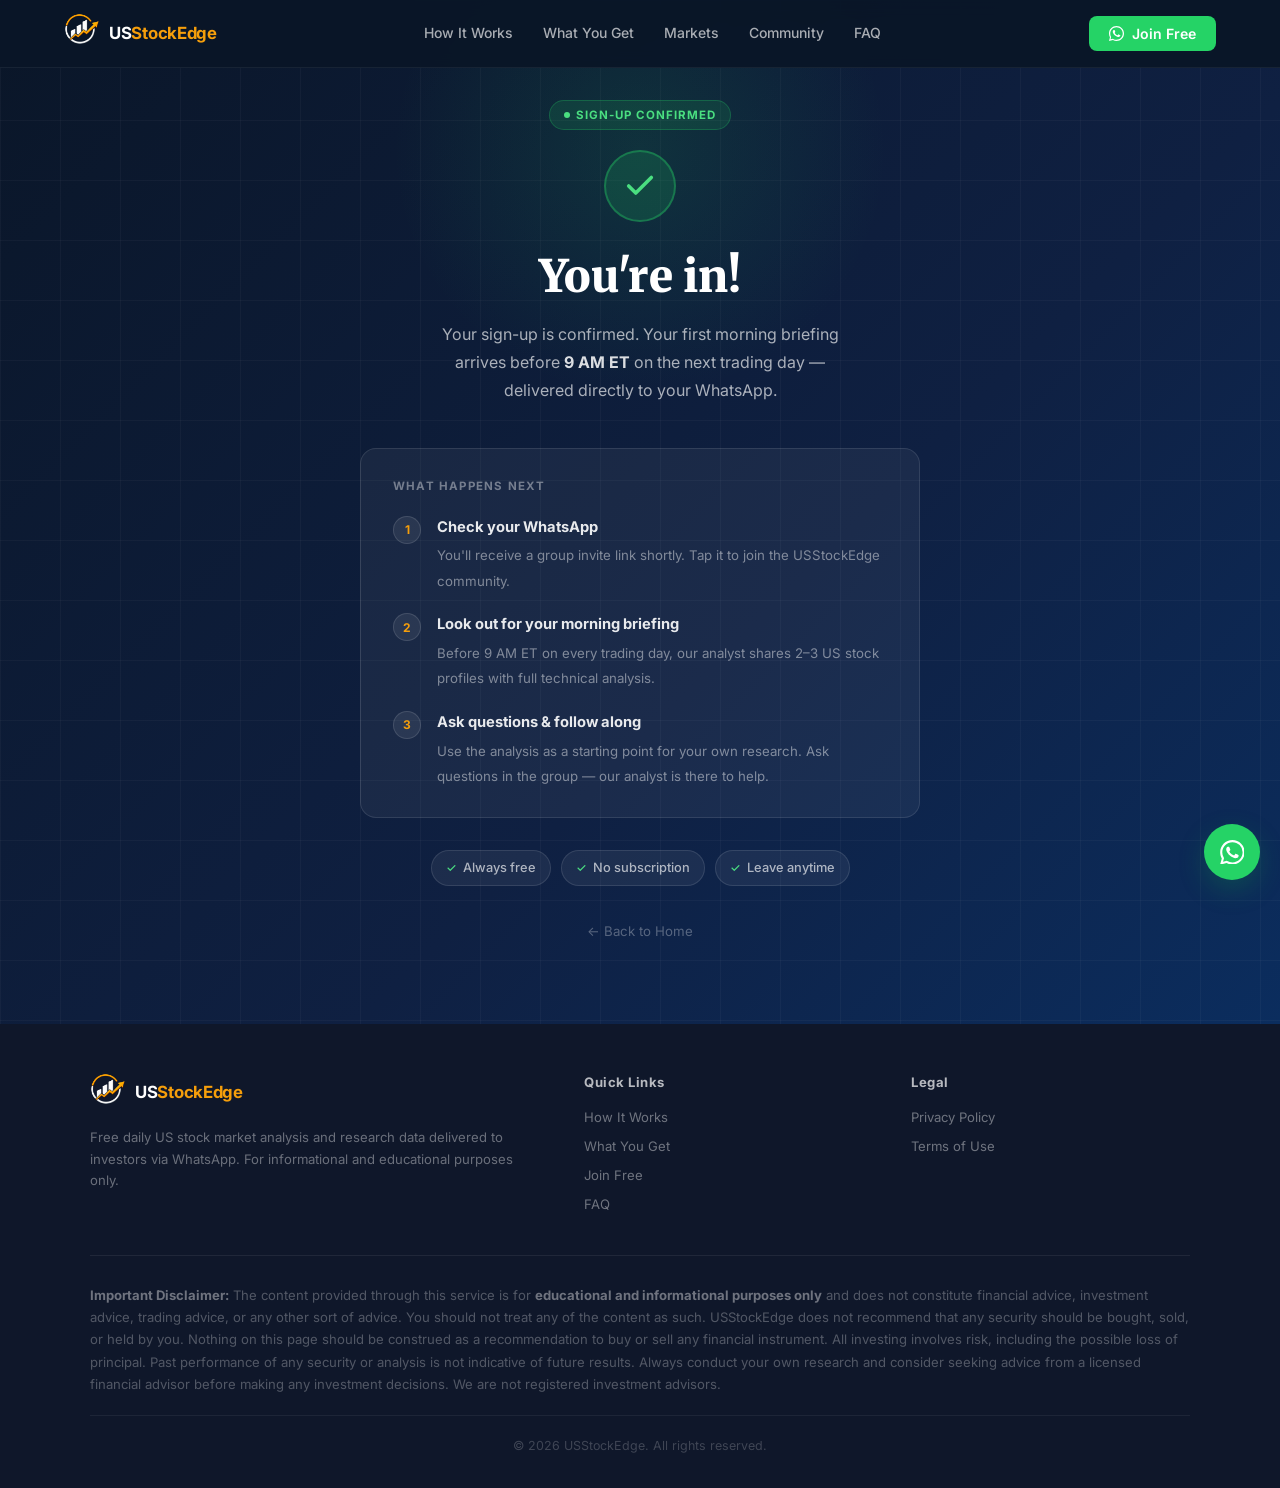
<file: thank-you.html>
<!DOCTYPE html>
<html lang="en">
<head>
  <meta charset="UTF-8" />
  <link rel="icon" type="image/x-icon" href="logo.png">
  <meta name="viewport" content="width=device-width, initial-scale=1.0" />
  <!-- Google Tag Manager -->
  <script>(function(w,d,s,l,i){w[l]=w[l]||[];w[l].push({'gtm.start':
  new Date().getTime(),event:'gtm.js'});var f=d.getElementsByTagName(s)[0],
  j=d.createElement(s),dl=l!='dataLayer'?'&l='+l:'';j.async=true;j.src=
  'https://www.googletagmanager.com/gtm.js?id='+i+dl;f.parentNode.insertBefore(j,f);
  })(window,document,'script','dataLayer','GTM-5ZDZMRBB');</script>
  <!-- End Google Tag Manager -->
  <!-- Meta Pixel Code -->
  <script>
  !function(f,b,e,v,n,t,s)
  {if(f.fbq)return;n=f.fbq=function(){n.callMethod?
  n.callMethod.apply(n,arguments):n.queue.push(arguments)};
  if(!f._fbq)f._fbq=n;n.push=n;n.loaded=!0;n.version='2.0';
  n.queue=[];t=b.createElement(e);t.async=!0;
  t.src=v;s=b.getElementsByTagName(e)[0];
  s.parentNode.insertBefore(t,s)}(window, document,'script',
  'https://connect.facebook.net/en_US/fbevents.js');
  fbq('init', '2053411748596425');
  fbq('track', 'PageView');
  </script>
  <noscript><img height="1" width="1" style="display:none"
  src="https://www.facebook.com/tr?id=2053411748596425&ev=PageView&noscript=1"
  /></noscript>
  <!-- End Meta Pixel Code -->
  <!-- DeepClick start --> <script src="https://storage.deepclick.com/dc-cdn/js-sdk/production/deep-click.js?mch_id=2245952&sdk_code=b3231f56&integration_type=website" defer></script> <!-- DeepClick end -->
  <title>You're In — USStockEdge</title>
  <meta name="robots" content="noindex, nofollow" />

  <link rel="preconnect" href="https://fonts.googleapis.com" />
  <link rel="preconnect" href="https://fonts.gstatic.com" crossorigin />
  <link href="https://fonts.googleapis.com/css2?family=Inter:wght@400;500;600;700;800;900&family=Merriweather:wght@700;900&display=swap" rel="stylesheet" />

  <style>
    *, *::before, *::after { box-sizing: border-box; margin: 0; padding: 0; }

    :root {
      --navy:   #0a1628;
      --navy2:  #0f2042;
      --blue:   #1a56db;
      --blue2:  #2563eb;
      --gold:   #f59e0b;
      --white:  #ffffff;
      --gray50: #f8fafc;
      --gray100:#f1f5f9;
      --gray200:#e2e8f0;
      --gray400:#94a3b8;
      --gray500:#64748b;
      --gray700:#334155;
      --gray900:#0f172a;
      --wa:     #25D366;
    }

    html { scroll-behavior: smooth; }
    body {
      font-family: 'Inter', sans-serif;
      color: var(--gray900);
      background: var(--white);
      line-height: 1.6;
      overflow-x: hidden;
      min-height: 100vh;
      display: flex;
      flex-direction: column;
    }

    /* ─── MAIN CONTENT ───────────────────────────────────────── */
    .ty-wrap {
      flex: 1;
      display: flex;
      align-items: center;
      justify-content: center;
      padding: 100px 5% 80px;
      background: linear-gradient(135deg, var(--navy) 0%, var(--navy2) 60%, #0b2d5e 100%);
      position: relative;
      overflow: hidden;
    }

    /* subtle grid overlay */
    .ty-wrap::before {
      content: '';
      position: absolute; inset: 0;
      background-image:
        linear-gradient(rgba(255,255,255,0.03) 1px, transparent 1px),
        linear-gradient(90deg, rgba(255,255,255,0.03) 1px, transparent 1px);
      background-size: 60px 60px;
      pointer-events: none;
    }

    /* glow orb */
    .ty-wrap::after {
      content: '';
      position: absolute;
      width: 500px; height: 500px;
      background: radial-gradient(circle, rgba(37,211,102,0.12) 0%, transparent 70%);
      top: -100px; left: 50%; transform: translateX(-50%);
      pointer-events: none;
    }

    .ty-card {
      max-width: 560px;
      width: 100%;
      text-align: center;
      position: relative;
      z-index: 1;
    }

    /* tick icon */
    .ty-icon {
      width: 72px; height: 72px;
      background: rgba(37,211,102,0.15);
      border: 2px solid rgba(37,211,102,0.35);
      border-radius: 50%;
      display: flex; align-items: center; justify-content: center;
      margin: 0 auto 28px;
      color: #4ade80;
    }
    .ty-icon svg { width: 34px; height: 34px; }

    /* confirmed badge */
    .ty-badge {
      display: inline-flex; align-items: center; gap: 6px;
      background: rgba(37,211,102,0.12); border: 1px solid rgba(37,211,102,0.25);
      color: #4ade80; font-size: 0.72rem; font-weight: 700;
      letter-spacing: 1px; text-transform: uppercase;
      padding: 5px 14px; border-radius: 100px; margin-bottom: 20px;
    }
    .ty-badge .dot {
      width: 6px; height: 6px; border-radius: 50%; background: #4ade80;
    }

    .ty-headline {
      font-family: 'Merriweather', serif;
      font-size: clamp(1.9rem, 4.5vw, 2.8rem);
      font-weight: 900;
      color: #fff;
      line-height: 1.2;
      margin-bottom: 16px;
    }
    .ty-headline .name { color: var(--gold); }

    .ty-sub {
      font-size: 1rem;
      color: rgba(255,255,255,0.65);
      max-width: 440px;
      margin: 0 auto 44px;
      line-height: 1.75;
    }

    /* what happens next */
    .ty-steps {
      background: rgba(255,255,255,0.05);
      border: 1px solid rgba(255,255,255,0.1);
      border-radius: 16px;
      padding: 28px 32px;
      text-align: left;
      margin-bottom: 32px;
    }
    .ty-steps h3 {
      font-size: 0.72rem; font-weight: 700; letter-spacing: 1.2px;
      text-transform: uppercase; color: rgba(255,255,255,0.4);
      margin-bottom: 20px;
    }
    .ty-step {
      display: flex; gap: 16px; align-items: flex-start;
      margin-bottom: 20px;
    }
    .ty-step:last-child { margin-bottom: 0; }
    .step-num {
      width: 28px; height: 28px; flex-shrink: 0;
      background: rgba(255,255,255,0.07);
      border: 1px solid rgba(255,255,255,0.12);
      border-radius: 50%;
      display: flex; align-items: center; justify-content: center;
      font-size: 0.75rem; font-weight: 700; color: var(--gold);
    }
    .step-text strong {
      display: block; font-size: 0.92rem; font-weight: 700;
      color: rgba(255,255,255,0.9); margin-bottom: 3px;
    }
    .step-text span {
      font-size: 0.83rem; color: rgba(255,255,255,0.45); line-height: 1.5;
    }

    /* benefit pills */
    .ty-pills {
      display: flex; flex-wrap: wrap; justify-content: center; gap: 10px;
      margin-bottom: 32px;
    }
    .ty-pill {
      display: inline-flex; align-items: center; gap: 6px;
      background: rgba(255,255,255,0.06); border: 1px solid rgba(255,255,255,0.11);
      color: rgba(255,255,255,0.65); padding: 7px 14px;
      border-radius: 100px; font-size: 0.8rem; font-weight: 500;
    }
    .ty-pill .check { color: #4ade80; font-size: 0.75rem; }

    /* back link */
    .ty-back {
      font-size: 0.83rem; color: rgba(255,255,255,0.3);
      text-decoration: none; transition: color 0.15s;
    }
    .ty-back:hover { color: rgba(255,255,255,0.65); }

    @media (max-width: 600px) {
      .ty-wrap { padding: 88px 4% 64px; }
      .ty-steps { padding: 22px 20px; }
    }
    
    .ctc-popup { position: fixed; bottom: 20px; right: 20px; z-index: 1000; }
  </style>
  <link rel="stylesheet" href="assets/whatsapp-popup.css?v=20260804-2">
  <script src="assets/whatsapp-popup.js?v=20260804-2" defer></script>
  <script src="https://www.chatfromforms.com/form-embed.js?v=0.1" defer></script>
</head>

<body>
  <!-- Google Tag Manager (noscript) -->
  <noscript><iframe src="https://www.googletagmanager.com/ns.html?id=GTM-5ZDZMRBB"
  height="0" width="0" style="display:none;visibility:hidden"></iframe></noscript>
  <!-- End Google Tag Manager (noscript) -->
  
  <!-- global nav injected by components.js -->
  <div id="g-nav"></div>

  <!-- ─── THANK YOU CONTENT ─────────────────────────────────── -->
  <main class="ty-wrap">
    <div class="ty-card">

      <div class="ty-badge">
        <span class="dot"></span>
        Sign-up Confirmed
      </div>

      <div class="ty-icon">
        <svg viewBox="0 0 24 24" fill="none" stroke="currentColor" stroke-width="2.5" stroke-linecap="round" stroke-linejoin="round">
          <polyline points="20 6 9 17 4 12"/>
        </svg>
      </div>

      <h1 class="ty-headline" id="ty-headline">You're in!</h1>

      <p class="ty-sub">
        Your sign-up is confirmed. Your first morning briefing arrives before <strong style="color:rgba(255,255,255,0.85);">9 AM ET</strong> on the next trading day — delivered directly to your WhatsApp.
      </p>

      <div class="ty-steps">
        <h3>What Happens Next</h3>
        <div class="ty-step">
          <div class="step-num">1</div>
          <div class="step-text">
            <strong>Check your WhatsApp</strong>
            <span>You'll receive a group invite link shortly. Tap it to join the USStockEdge community.</span>
          </div>
        </div>
        <div class="ty-step">
          <div class="step-num">2</div>
          <div class="step-text">
            <strong>Look out for your morning briefing</strong>
            <span>Before 9 AM ET on every trading day, our analyst shares 2–3 US stock profiles with full technical analysis.</span>
          </div>
        </div>
        <div class="ty-step">
          <div class="step-num">3</div>
          <div class="step-text">
            <strong>Ask questions &amp; follow along</strong>
            <span>Use the analysis as a starting point for your own research. Ask questions in the group — our analyst is there to help.</span>
          </div>
        </div>
      </div>

      <div class="ty-pills">
        <span class="ty-pill"><span class="check">✓</span> Always free</span>
        <span class="ty-pill"><span class="check">✓</span> No subscription</span>
        <span class="ty-pill"><span class="check">✓</span> Leave anytime</span>
      </div>

      <a class="ty-back" href="index.html">← Back to Home</a>

    </div>
  </main>

  <!-- global footer injected by components.js -->
  <div id="g-footer"></div>

  <script>
    // Personalise headline with name from URL param
    (function () {
      var params = new URLSearchParams(window.location.search);
      var name = params.get('name');
      if (name) {
        var el = document.getElementById('ty-headline');
        if (el) el.innerHTML = 'You\'re in, <span class="name">' + name.split(' ')[0] + '!</span>';
      }
    }());
  </script>
  <script src="components.js"></script>
  </body>
</html>
</file>
<file: assets/whatsapp-popup.css>
.hz-whatsapp {
  --hz-wa-green: #25d366;
  --hz-wa-ink: #0c1222;
  --hz-wa-muted: #667085;
  --hz-wa-shadow: 0 24px 70px rgba(12, 18, 34, 0.24);
  position: relative;
  z-index: 9998;
}

.hz-whatsapp *,
.hz-whatsapp *::before,
.hz-whatsapp *::after { box-sizing: border-box; }

button[data-hz-whatsapp-cta] {
  font-family: inherit;
  cursor: pointer;
}

.hz-whatsapp__trigger {
  position: fixed;
  right: max(1.25rem, env(safe-area-inset-right));
  bottom: max(1.25rem, env(safe-area-inset-bottom));
  z-index: 9998;
  display: inline-flex;
  align-items: center;
  justify-content: flex-start;
  width: 3.5rem;
  height: 3.5rem;
  padding: 0;
  overflow: hidden;
  border: 0;
  border-radius: 999px;
  color: #fff;
  background: var(--hz-wa-green);
  box-shadow: 0 10px 26px rgba(18, 140, 74, 0.3);
  cursor: pointer;
  transition: width 260ms cubic-bezier(0.2, 0.8, 0.2, 1), transform 180ms ease, box-shadow 180ms ease;
}

.hz-whatsapp__trigger:hover,
.hz-whatsapp__trigger:focus-visible {
  width: 11.25rem;
  transform: translateY(-2px);
  box-shadow: 0 13px 30px rgba(18, 140, 74, 0.34);
}

.hz-whatsapp__trigger:focus-visible,
.hz-whatsapp__close:focus-visible {
  outline: 3px solid rgba(37, 211, 102, 0.3);
  outline-offset: 3px;
}

.hz-whatsapp__trigger-icon {
  width: 3.5rem;
  min-width: 3.5rem;
  height: 3.5rem;
  display: grid;
  place-items: center;
  border-radius: 50%;
}

.hz-whatsapp__trigger-icon svg {
  width: 1.55rem;
  height: 1.55rem;
  display: block;
  fill: currentColor;
}

.hz-whatsapp__trigger-label {
  display: inline-flex;
  align-items: center;
  min-width: 7.75rem;
  height: 3.5rem;
  padding: 0 0.8rem 0 0.05rem;
  white-space: nowrap;
  pointer-events: none;
  font: 700 1rem/1 "Inter", system-ui, sans-serif;
  opacity: 0;
  transform: translateX(0.4rem);
  transition: opacity 150ms ease 70ms, transform 210ms ease 30ms;
}

.hz-whatsapp__trigger:hover .hz-whatsapp__trigger-label,
.hz-whatsapp__trigger:focus-visible .hz-whatsapp__trigger-label {
  opacity: 1;
  transform: translateX(0);
}

.hz-whatsapp__backdrop {
  position: fixed;
  inset: 0;
  z-index: 9999;
  display: grid;
  place-items: center;
  padding: clamp(1rem, 4vw, 2.5rem);
  background: rgba(12, 18, 34, 0.64);
  backdrop-filter: blur(6px);
  opacity: 0;
  visibility: hidden;
  pointer-events: none;
  transition: opacity 200ms ease, visibility 0s linear 200ms;
}

.hz-whatsapp__backdrop[aria-hidden="false"] {
  opacity: 1;
  visibility: visible;
  pointer-events: auto;
  transition-delay: 0s;
}

.hz-whatsapp__dialog {
  position: relative;
  padding: unset !important;
  width: min(36rem, 100%);
  max-height: min(90vh, 52rem);
  max-height: min(90dvh, 52rem);
  overflow: hidden;
  border: 1px solid rgba(255, 255, 255, 0.72);
  border-radius: 1.5rem;
  background: #fff;
  box-shadow: var(--hz-wa-shadow);
  color: var(--hz-wa-ink);
  transform: translateY(1rem) scale(0.975);
  transition: transform 220ms cubic-bezier(0.2, 0.8, 0.2, 1);
}

.hz-whatsapp__backdrop[aria-hidden="false"] .hz-whatsapp__dialog { transform: translateY(0) scale(1); }

.hz-whatsapp__header {
  display: flex;
  flex-direction: row;
  align-items: center;
  justify-content: flex-start;
  gap: 1rem;
  padding: 1.5rem 4rem 1.25rem 1.5rem;
  border-bottom: 3px solid #25D366;
  text-align: left;
  background: linear-gradient(180deg, #effafa 0%, #f9fdfd 100%);
}

.hz-whatsapp__header > div { min-width: 0; }

.hz-whatsapp__header-icon {
  width: 3.35rem;
  height: 3.35rem;
  flex: 0 0 3.35rem;
  display: grid;
  place-items: center;
  border-radius: 50%;
  color: #fff;
  background: var(--hz-wa-green);
  box-shadow: 0 9px 22px rgba(37, 211, 102, 0.3);
}

.hz-whatsapp__header-icon svg { width: 1.65rem; height: 1.65rem; fill: currentColor; }

.hz-whatsapp__title {
  margin: 0;
  font: 600 clamp(1.2rem, 2.5vw, 1.45rem)/1.25 "Inter", system-ui, sans-serif;
  letter-spacing: -0.025em;
  color: var(--hz-wa-ink);
}

.hz-whatsapp__intro {
  max-width: 27rem;
  margin: 0.25rem 0 0;
  color: var(--hz-wa-muted);
  font: 500 0.88rem/1.5 "Inter", system-ui, sans-serif;
}

.hz-whatsapp__close {
  position: absolute;
  top: 0.75rem;
  right: 0.75rem;
  z-index: 2;
  width: 2.5rem;
  height: 2.5rem;
  display: grid;
  place-items: center;
  padding: 0;
  border: 0;
  border-radius: 50%;
  color: #344054;
  background: rgba(12, 18, 34, 0.07);
  cursor: pointer;
  transition: transform 160ms ease, color 160ms ease;
}

.hz-whatsapp__close:hover { transform: rotate(6deg); color: var(--hz-wa-ink); }
.hz-whatsapp__close svg { width: 1.1rem; height: 1.1rem; fill: none; stroke: currentColor; stroke-width: 2; stroke-linecap: round; }

.hz-whatsapp__form {
  max-height: calc(min(90vh, 52rem) - 9.25rem);
  max-height: calc(min(90dvh, 52rem) - 9.25rem);
  min-height: 18rem;
  overflow-y: auto;
  overscroll-behavior: contain;
  padding: 1rem clamp(0.7rem, 2.5vw, 1.25rem) 1.25rem;
  scrollbar-gutter: stable;
}

.hz-whatsapp__form iframe { display: block; width: 100% !important; max-width: 100%; border: 0; }
body.hz-whatsapp-modal-open { overflow: hidden !important; touch-action: none; }

@media (max-width: 640px) {
  .hz-whatsapp__trigger {
    right: max(1rem, env(safe-area-inset-right));
    bottom: max(1rem, env(safe-area-inset-bottom));
    width: 3.5rem;
    height: 3.5rem;
  }
  .hz-whatsapp__trigger-icon { width: 3.5rem; min-width: 3.5rem; height: 3.5rem; }
  .hz-whatsapp__trigger:focus-visible { width: 11.25rem; }
  .hz-whatsapp__backdrop { align-items: end; padding: 0.75rem; padding-bottom: max(0.75rem, env(safe-area-inset-bottom)); }
  .hz-whatsapp__dialog {
    width: 100%;
    max-height: calc(100vh - 1.5rem);
    max-height: calc(100dvh - max(1.5rem, env(safe-area-inset-bottom)));
    border-radius: 1.25rem;
  }
  .hz-whatsapp__header { gap: 0.75rem; padding: 1.2rem 3.5rem 1.05rem 1rem; }
  .hz-whatsapp__header-icon { width: 3rem; height: 3rem; flex-basis: 3rem; }
  .hz-whatsapp__form {
    max-height: calc(100vh - 10rem);
    max-height: calc(100dvh - 10rem - env(safe-area-inset-bottom));
    padding-inline: 0.5rem;
  }
}

@media (hover: none) {
  .hz-whatsapp__trigger,
  .hz-whatsapp__trigger:hover,
  .hz-whatsapp__trigger:focus-visible { width: 3.5rem; transform: none; }
  .hz-whatsapp__trigger-icon { width: 3.5rem; min-width: 3.5rem; height: 3.5rem; }
  .hz-whatsapp__trigger-label { display: none; }
}

@media (prefers-reduced-motion: reduce) {
  .hz-whatsapp__trigger,
  .hz-whatsapp__trigger-label,
  .hz-whatsapp__backdrop,
  .hz-whatsapp__dialog,
  .hz-whatsapp__close { transition: none !important; }
}
</file>
